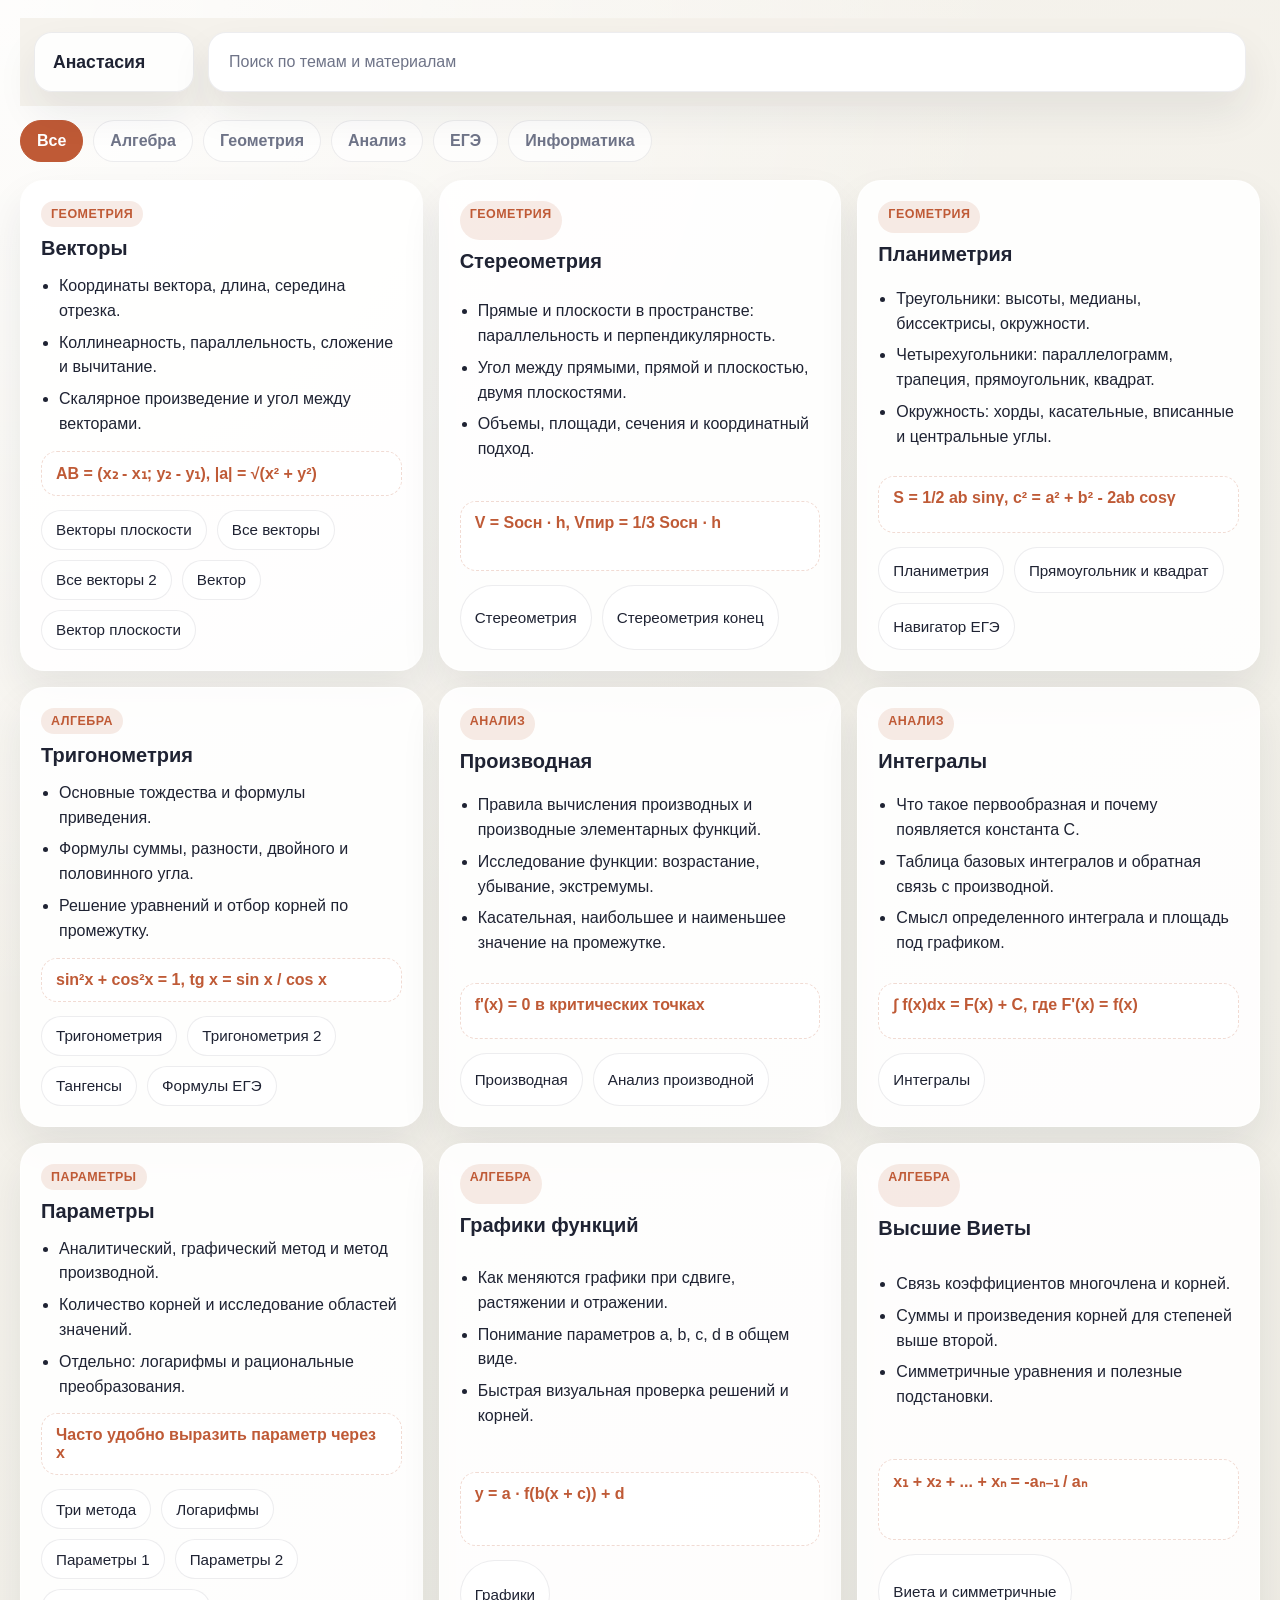
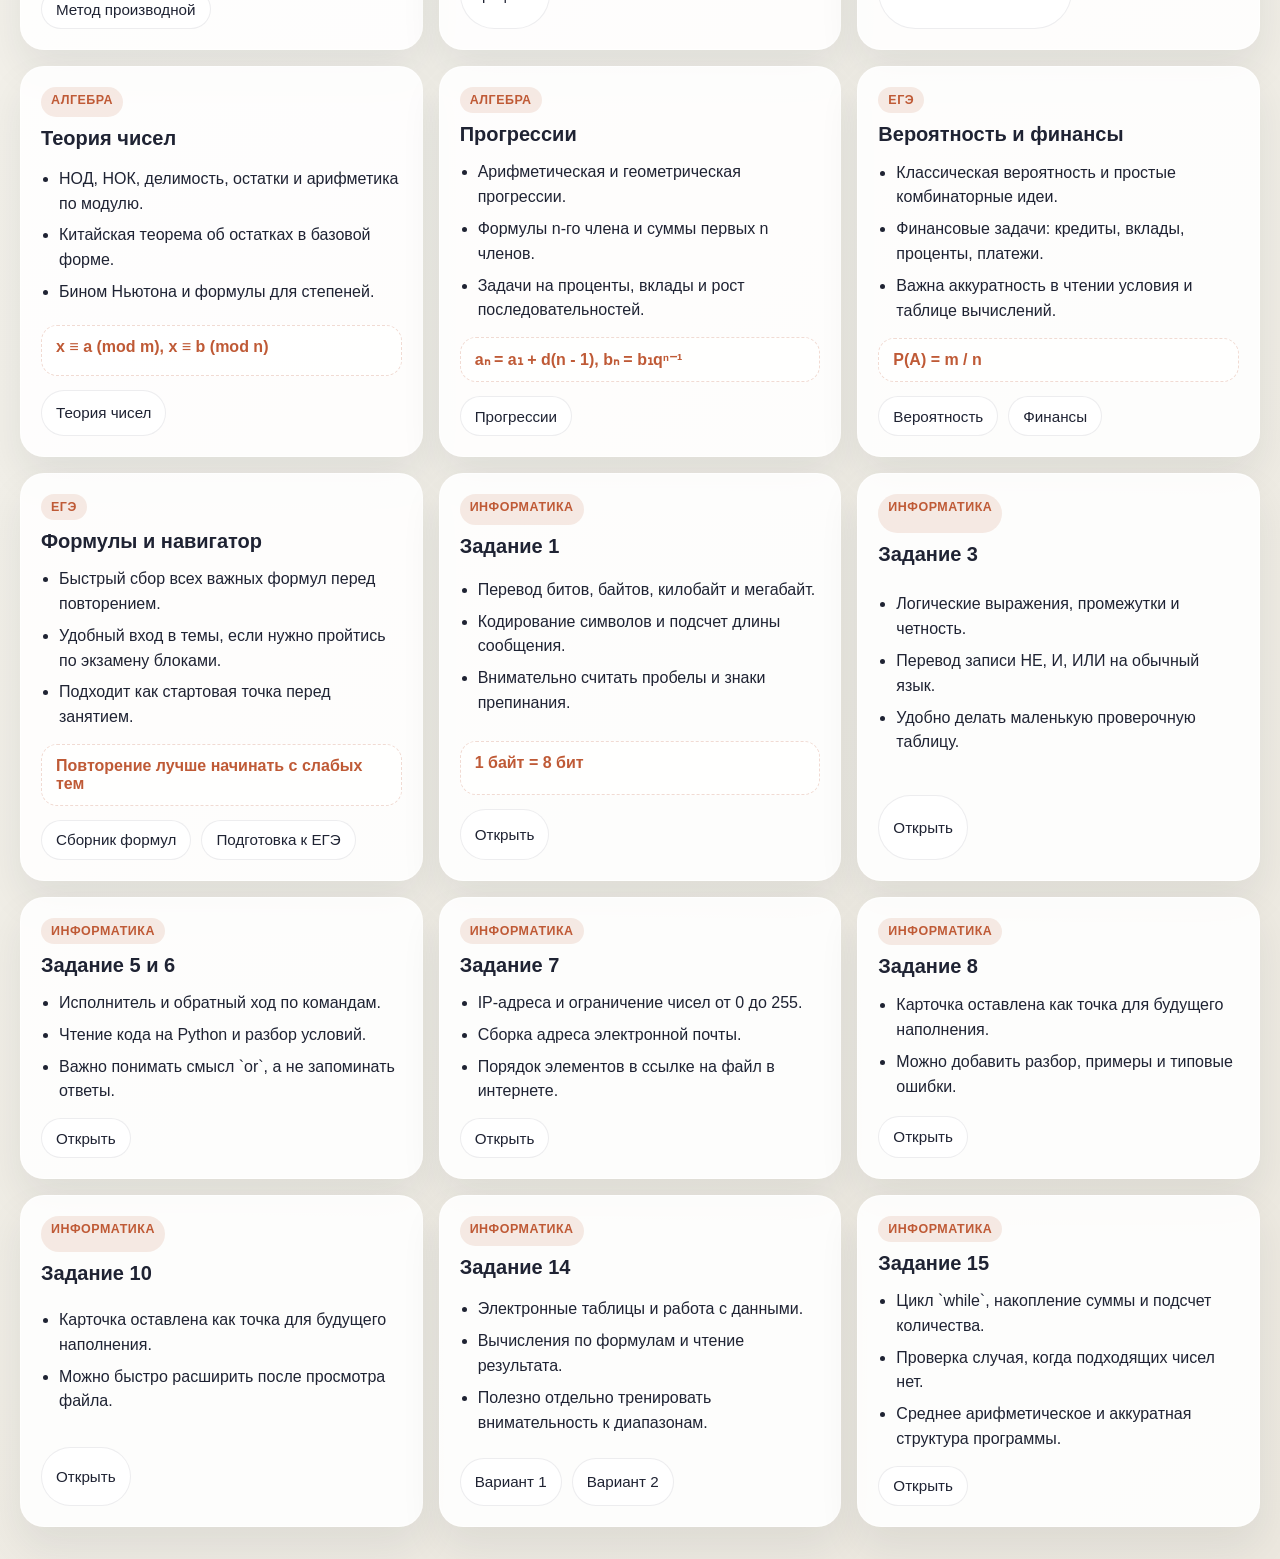
<file: index.html>
<!doctype html>
<html lang="ru">
  <head>
    <meta charset="utf-8">
    <meta name="viewport" content="width=device-width, initial-scale=1">
    <title>Анастасия • Повторение</title>
    <link rel="stylesheet" href="styles.css">
  </head>
  <body>
    <div class="page">
      <header class="topbar">
        <div class="brand">Анастасия</div>
        <label class="search">
          <input id="searchInput" type="search" placeholder="Поиск по темам и материалам">
        </label>
      </header>

      <nav class="filters" aria-label="Фильтры">
        <button class="chip active" data-filter="all" type="button">Все</button>
        <button class="chip" data-filter="algebra" type="button">Алгебра</button>
        <button class="chip" data-filter="geometry" type="button">Геометрия</button>
        <button class="chip" data-filter="analysis" type="button">Анализ</button>
        <button class="chip" data-filter="ege" type="button">ЕГЭ</button>
        <button class="chip" data-filter="informatics" type="button">Информатика</button>
      </nav>

      <main>
        <section class="grid" id="lessonGrid">
          <article class="card" data-category="geometry ege" data-search="векторы плоскости коллинеарность координаты длина скалярное произведение угол">
            <div class="card-head">
              <span class="badge">Геометрия</span>
              <h2>Векторы</h2>
            </div>
            <ul class="points">
              <li>Координаты вектора, длина, середина отрезка.</li>
              <li>Коллинеарность, параллельность, сложение и вычитание.</li>
              <li>Скалярное произведение и угол между векторами.</li>
            </ul>
            <div class="formula">AB = (x₂ - x₁; y₂ - y₁), |a| = √(x² + y²)</div>
            <div class="files">
              <a href="вектора плоскости.pdf">Векторы плоскости</a>
              <a href="ВСЁ ВЕКТОРЫ.pdf">Все векторы</a>
              <a href="ВСЁ ВЕКТОРЫ копия.pdf">Все векторы 2</a>
              <a href="настя вектор.pdf">Вектор</a>
              <a href="настя вектор плоскости.pdf">Вектор плоскости</a>
            </div>
          </article>

          <article class="card" data-category="geometry ege" data-search="стереометрия призма пирамида угол расстояние сечение объем площадь">
            <div class="card-head">
              <span class="badge">Геометрия</span>
              <h2>Стереометрия</h2>
            </div>
            <ul class="points">
              <li>Прямые и плоскости в пространстве: параллельность и перпендикулярность.</li>
              <li>Угол между прямыми, прямой и плоскостью, двумя плоскостями.</li>
              <li>Объемы, площади, сечения и координатный подход.</li>
            </ul>
            <div class="formula">V = Sосн · h, Vпир = 1/3 Sосн · h</div>
            <div class="files">
              <a href="НАСТЯ СТЕРЕОМЕТРИЯ.pdf">Стереометрия</a>
              <a href="Стереометрия конец.pdf">Стереометрия конец</a>
            </div>
          </article>

          <article class="card" data-category="geometry ege" data-search="планиметрия треугольник окружность четырехугольник площадь теорема синусов косинусов">
            <div class="card-head">
              <span class="badge">Геометрия</span>
              <h2>Планиметрия</h2>
            </div>
            <ul class="points">
              <li>Треугольники: высоты, медианы, биссектрисы, окружности.</li>
              <li>Четырехугольники: параллелограмм, трапеция, прямоугольник, квадрат.</li>
              <li>Окружность: хорды, касательные, вписанные и центральные углы.</li>
            </ul>
            <div class="formula">S = 1/2 ab sinγ, c² = a² + b² - 2ab cosγ</div>
            <div class="files">
              <a href="хайп планиметрия.pdf">Планиметрия</a>
              <a href="Пряумоугольник_плохо_квадрат_хорошо.pdf">Прямоугольник и квадрат</a>
              <a href="Подготовка к ЕГЭ по математике.html">Навигатор ЕГЭ</a>
            </div>
          </article>

          <article class="card" data-category="algebra ege" data-search="тригонометрия синус косинус тангенс формулы приведения двойного угла уравнения">
            <div class="card-head">
              <span class="badge">Алгебра</span>
              <h2>Тригонометрия</h2>
            </div>
            <ul class="points">
              <li>Основные тождества и формулы приведения.</li>
              <li>Формулы суммы, разности, двойного и половинного угла.</li>
              <li>Решение уравнений и отбор корней по промежутку.</li>
            </ul>
            <div class="formula">sin²x + cos²x = 1, tg x = sin x / cos x</div>
            <div class="files">
              <a href="ТРИГОНОМЕТРИЯ копия.jpg">Тригонометрия</a>
              <a href="тригонометрия 3 копия.jpg">Тригонометрия 2</a>
              <a href="тангенсы.jpg">Тангенсы</a>
              <a href="сборник формул.html">Формулы ЕГЭ</a>
            </div>
          </article>

          <article class="card" data-category="analysis ege" data-search="производная касательная экстремум монотонность наибольшее наименьшее">
            <div class="card-head">
              <span class="badge">Анализ</span>
              <h2>Производная</h2>
            </div>
            <ul class="points">
              <li>Правила вычисления производных и производные элементарных функций.</li>
              <li>Исследование функции: возрастание, убывание, экстремумы.</li>
              <li>Касательная, наибольшее и наименьшее значение на промежутке.</li>
            </ul>
            <div class="formula">f'(x) = 0 в критических точках</div>
            <div class="files">
              <a href="прроизводная 2 урок.jpg">Производная</a>
              <a href="решение с анализом производной.html">Анализ производной</a>
            </div>
          </article>

          <article class="card" data-category="analysis ege" data-search="интегралы первообразная неопределенный определенный площадь">
            <div class="card-head">
              <span class="badge">Анализ</span>
              <h2>Интегралы</h2>
            </div>
            <ul class="points">
              <li>Что такое первообразная и почему появляется константа C.</li>
              <li>Таблица базовых интегралов и обратная связь с производной.</li>
              <li>Смысл определенного интеграла и площадь под графиком.</li>
            </ul>
            <div class="formula">∫ f(x)dx = F(x) + C, где F'(x) = f(x)</div>
            <div class="files">
              <a href="ИНТЕГРАЛЫ.docx">Интегралы</a>
            </div>
          </article>

          <article class="card" data-category="analysis algebra ege" data-search="параметры метод производной графический аналитический логарифм количество корней">
            <div class="card-head">
              <span class="badge">Параметры</span>
              <h2>Параметры</h2>
            </div>
            <ul class="points">
              <li>Аналитический, графический метод и метод производной.</li>
              <li>Количество корней и исследование областей значений.</li>
              <li>Отдельно: логарифмы и рациональные преобразования.</li>
            </ul>
            <div class="formula">Часто удобно выразить параметр через x</div>
            <div class="files">
              <a href="три метода.html">Три метода</a>
              <a href="параметр логарифма 2 способа.pdf">Логарифмы</a>
              <a href="парамаметры копия.jpg">Параметры 1</a>
              <a href="пармаетры копия.jpg">Параметры 2</a>
              <a href="решение с анализом производной.html">Метод производной</a>
            </div>
          </article>

          <article class="card" data-category="analysis algebra ege" data-search="графики функций сдвиг растяжение отражение преобразование">
            <div class="card-head">
              <span class="badge">Алгебра</span>
              <h2>Графики функций</h2>
            </div>
            <ul class="points">
              <li>Как меняются графики при сдвиге, растяжении и отражении.</li>
              <li>Понимание параметров a, b, c, d в общем виде.</li>
              <li>Быстрая визуальная проверка решений и корней.</li>
            </ul>
            <div class="formula">y = a · f(b(x + c)) + d</div>
            <div class="files">
              <a href="графики.html">Графики</a>
            </div>
          </article>

          <article class="card" data-category="algebra ege" data-search="виет высшие степени симметричные многочлены уравнения">
            <div class="card-head">
              <span class="badge">Алгебра</span>
              <h2>Высшие Виеты</h2>
            </div>
            <ul class="points">
              <li>Связь коэффициентов многочлена и корней.</li>
              <li>Суммы и произведения корней для степеней выше второй.</li>
              <li>Симметричные уравнения и полезные подстановки.</li>
            </ul>
            <div class="formula">x₁ + x₂ + ... + xₙ = -aₙ₋₁ / aₙ</div>
            <div class="files">
              <a href="высшие виеты.html">Виета и симметричные</a>
            </div>
          </article>

          <article class="card" data-category="algebra ege" data-search="нод нок китайская теорема остатки бином ньютон теория чисел">
            <div class="card-head">
              <span class="badge">Алгебра</span>
              <h2>Теория чисел</h2>
            </div>
            <ul class="points">
              <li>НОД, НОК, делимость, остатки и арифметика по модулю.</li>
              <li>Китайская теорема об остатках в базовой форме.</li>
              <li>Бином Ньютона и формулы для степеней.</li>
            </ul>
            <div class="formula">x ≡ a (mod m), x ≡ b (mod n)</div>
            <div class="files">
              <a href="нок нод китай (2).html">Теория чисел</a>
            </div>
          </article>

          <article class="card" data-category="algebra ege" data-search="прогрессии арифметическая геометрическая сумма n членов">
            <div class="card-head">
              <span class="badge">Алгебра</span>
              <h2>Прогрессии</h2>
            </div>
            <ul class="points">
              <li>Арифметическая и геометрическая прогрессии.</li>
              <li>Формулы n-го члена и суммы первых n членов.</li>
              <li>Задачи на проценты, вклады и рост последовательностей.</li>
            </ul>
            <div class="formula">aₙ = a₁ + d(n - 1), bₙ = b₁qⁿ⁻¹</div>
            <div class="files">
              <a href="ПРОГРЕССИИИИИ_ЕГЭ_МАТЕМАТИКА_копия.jpg">Прогрессии</a>
            </div>
          </article>

          <article class="card" data-category="algebra ege" data-search="вероятность финансы проценты кредиты вклады платежи">
            <div class="card-head">
              <span class="badge">ЕГЭ</span>
              <h2>Вероятность и финансы</h2>
            </div>
            <ul class="points">
              <li>Классическая вероятность и простые комбинаторные идеи.</li>
              <li>Финансовые задачи: кредиты, вклады, проценты, платежи.</li>
              <li>Важна аккуратность в чтении условия и таблице вычислений.</li>
            </ul>
            <div class="formula">P(A) = m / n</div>
            <div class="files">
              <a href="ВЕРОЯТНОСТЬ.pdf">Вероятность</a>
              <a href="финансы.jpg">Финансы</a>
            </div>
          </article>

          <article class="card" data-category="ege" data-search="формулы егэ навигатор повторение подбор тем">
            <div class="card-head">
              <span class="badge">ЕГЭ</span>
              <h2>Формулы и навигатор</h2>
            </div>
            <ul class="points">
              <li>Быстрый сбор всех важных формул перед повторением.</li>
              <li>Удобный вход в темы, если нужно пройтись по экзамену блоками.</li>
              <li>Подходит как стартовая точка перед занятием.</li>
            </ul>
            <div class="formula">Повторение лучше начинать с слабых тем</div>
            <div class="files">
              <a href="сборник формул.html">Сборник формул</a>
              <a href="Подготовка к ЕГЭ по математике.html">Подготовка к ЕГЭ</a>
            </div>
          </article>

          <article class="card" data-category="informatics" data-search="информатика огэ задание 1 кодирование информации байты биты символы">
            <div class="card-head">
              <span class="badge">Информатика</span>
              <h2>Задание 1</h2>
            </div>
            <ul class="points">
              <li>Перевод битов, байтов, килобайт и мегабайт.</li>
              <li>Кодирование символов и подсчет длины сообщения.</li>
              <li>Внимательно считать пробелы и знаки препинания.</li>
            </ul>
            <div class="formula">1 байт = 8 бит</div>
            <div class="files">
              <a href="1 Задание ОГЭ ИНФОРМАТИКА.docx">Открыть</a>
            </div>
          </article>

          <article class="card" data-category="informatics" data-search="информатика огэ задание 3 логика выражения x">
            <div class="card-head">
              <span class="badge">Информатика</span>
              <h2>Задание 3</h2>
            </div>
            <ul class="points">
              <li>Логические выражения, промежутки и четность.</li>
              <li>Перевод записи НЕ, И, ИЛИ на обычный язык.</li>
              <li>Удобно делать маленькую проверочную таблицу.</li>
            </ul>
            <div class="files">
              <a href="3 ЗАДАНИЕ ОГЭ ПО ИНФОРМАТИКЕ.docx">Открыть</a>
            </div>
          </article>

          <article class="card" data-category="informatics" data-search="информатика огэ задание 5 задание 6 исполнитель python if or">
            <div class="card-head">
              <span class="badge">Информатика</span>
              <h2>Задание 5 и 6</h2>
            </div>
            <ul class="points">
              <li>Исполнитель и обратный ход по командам.</li>
              <li>Чтение кода на Python и разбор условий.</li>
              <li>Важно понимать смысл `or`, а не запоминать ответы.</li>
            </ul>
            <div class="files">
              <a href="5 ЗАДАНИЕ ОГЭ ИНФОРМАТИКА.docx">Открыть</a>
            </div>
          </article>

          <article class="card" data-category="informatics" data-search="информатика огэ задание 7 ip адрес почта ссылка интернет">
            <div class="card-head">
              <span class="badge">Информатика</span>
              <h2>Задание 7</h2>
            </div>
            <ul class="points">
              <li>IP-адреса и ограничение чисел от 0 до 255.</li>
              <li>Сборка адреса электронной почты.</li>
              <li>Порядок элементов в ссылке на файл в интернете.</li>
            </ul>
            <div class="files">
              <a href="Задание 7 ОГЭ ПО ИНформатике.docx">Открыть</a>
            </div>
          </article>

          <article class="card" data-category="informatics" data-search="информатика огэ задание 8">
            <div class="card-head">
              <span class="badge">Информатика</span>
              <h2>Задание 8</h2>
            </div>
            <ul class="points">
              <li>Карточка оставлена как точка для будущего наполнения.</li>
              <li>Можно добавить разбор, примеры и типовые ошибки.</li>
            </ul>
            <div class="files">
              <a href="8 ЗАДАНИЕ ОГЭ ПО ИНФОРМАТИКЕ.docx">Открыть</a>
            </div>
          </article>

          <article class="card" data-category="informatics" data-search="информатика огэ задание 10">
            <div class="card-head">
              <span class="badge">Информатика</span>
              <h2>Задание 10</h2>
            </div>
            <ul class="points">
              <li>Карточка оставлена как точка для будущего наполнения.</li>
              <li>Можно быстро расширить после просмотра файла.</li>
            </ul>
            <div class="files">
              <a href="10 ЗАДАНИЕ ОГЭ ИНФОРМАТИКА.docx">Открыть</a>
            </div>
          </article>

          <article class="card" data-category="informatics" data-search="информатика огэ задание 14 excel электронные таблицы">
            <div class="card-head">
              <span class="badge">Информатика</span>
              <h2>Задание 14</h2>
            </div>
            <ul class="points">
              <li>Электронные таблицы и работа с данными.</li>
              <li>Вычисления по формулам и чтение результата.</li>
              <li>Полезно отдельно тренировать внимательность к диапазонам.</li>
            </ul>
            <div class="files">
              <a href="task 14 (6).xls">Вариант 1</a>
              <a href="task 14 (8).xls">Вариант 2</a>
            </div>
          </article>

          <article class="card" data-category="informatics" data-search="информатика огэ задание 15 python while среднее арифметическое">
            <div class="card-head">
              <span class="badge">Информатика</span>
              <h2>Задание 15</h2>
            </div>
            <ul class="points">
              <li>Цикл `while`, накопление суммы и подсчет количества.</li>
              <li>Проверка случая, когда подходящих чисел нет.</li>
              <li>Среднее арифметическое и аккуратная структура программы.</li>
            </ul>
            <div class="files">
              <a href="15 огэ информатика.docx">Открыть</a>
            </div>
          </article>
        </section>

        <div class="empty hidden" id="emptyState">Ничего не найдено</div>
      </main>
    </div>

    <script>
      const searchInput = document.getElementById("searchInput");
      const chips = [...document.querySelectorAll(".chip")];
      const cards = [...document.querySelectorAll(".card")];
      const emptyState = document.getElementById("emptyState");
      let activeFilter = "all";

      function applyFilters() {
        const query = searchInput.value.trim().toLowerCase();
        let visibleCount = 0;

        cards.forEach((card) => {
          const category = card.dataset.category || "";
          const haystack = `${card.innerText} ${card.dataset.search || ""}`.toLowerCase();
          const categoryMatch = activeFilter === "all" || category.includes(activeFilter);
          const queryMatch = !query || haystack.includes(query);
          const visible = categoryMatch && queryMatch;
          card.classList.toggle("hidden", !visible);
          if (visible) visibleCount += 1;
        });

        emptyState.classList.toggle("hidden", visibleCount !== 0);
      }

      chips.forEach((chip) => {
        chip.addEventListener("click", () => {
          chips.forEach((item) => item.classList.remove("active"));
          chip.classList.add("active");
          activeFilter = chip.dataset.filter;
          applyFilters();
        });
      });

      searchInput.addEventListener("input", applyFilters);
      applyFilters();
    </script>
  </body>
</html>
</file>
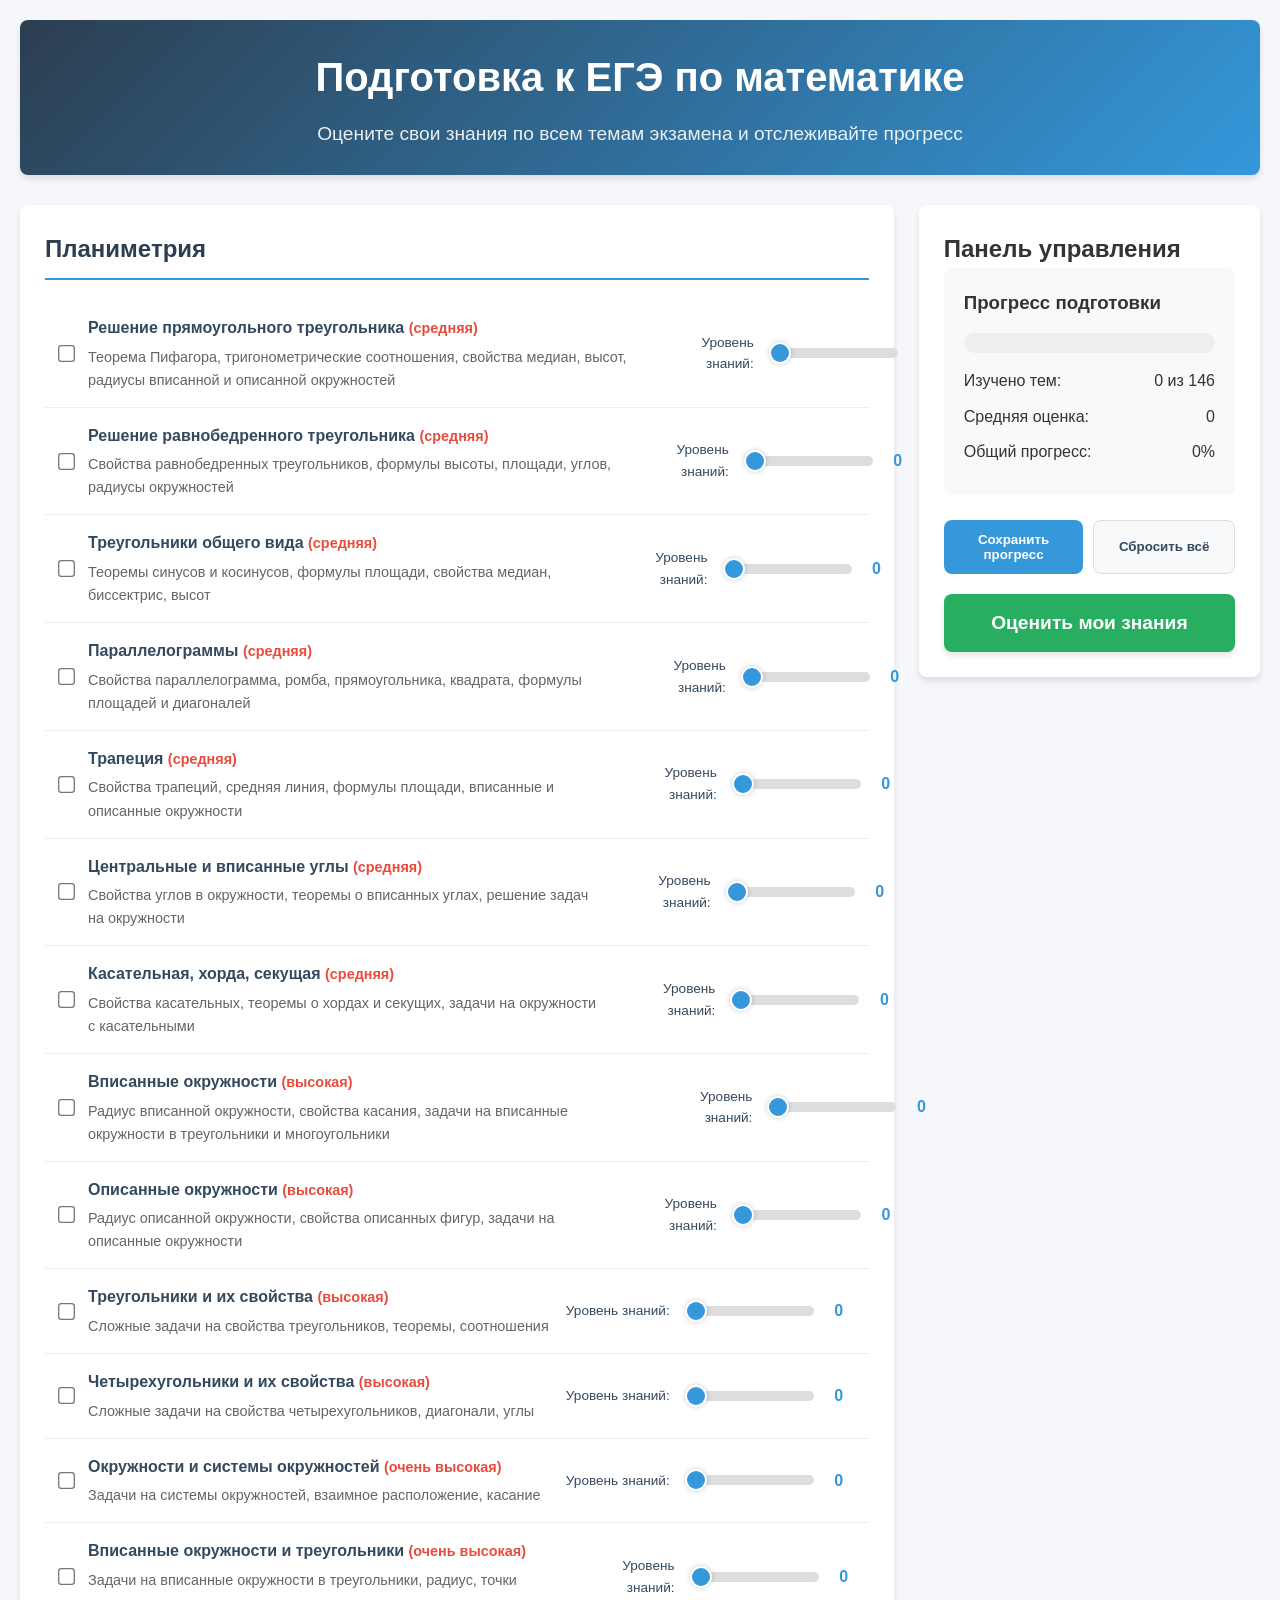
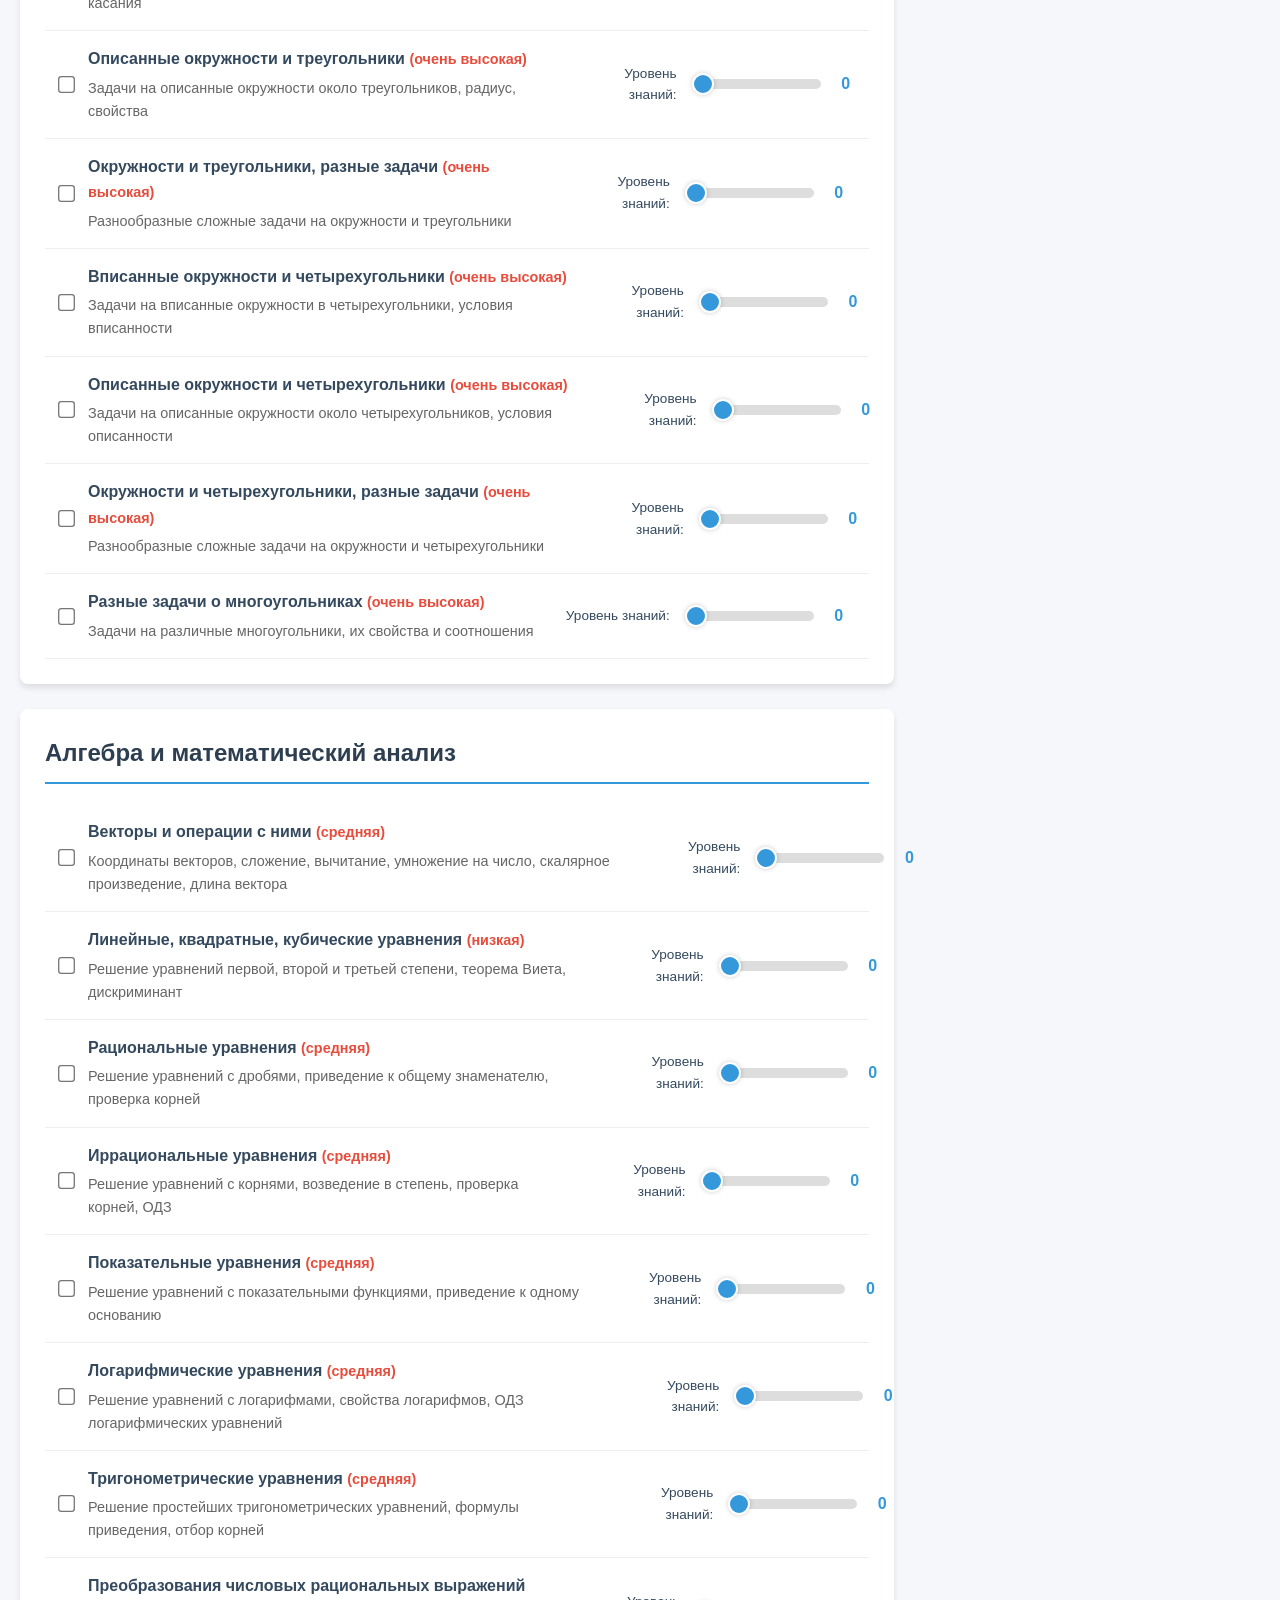
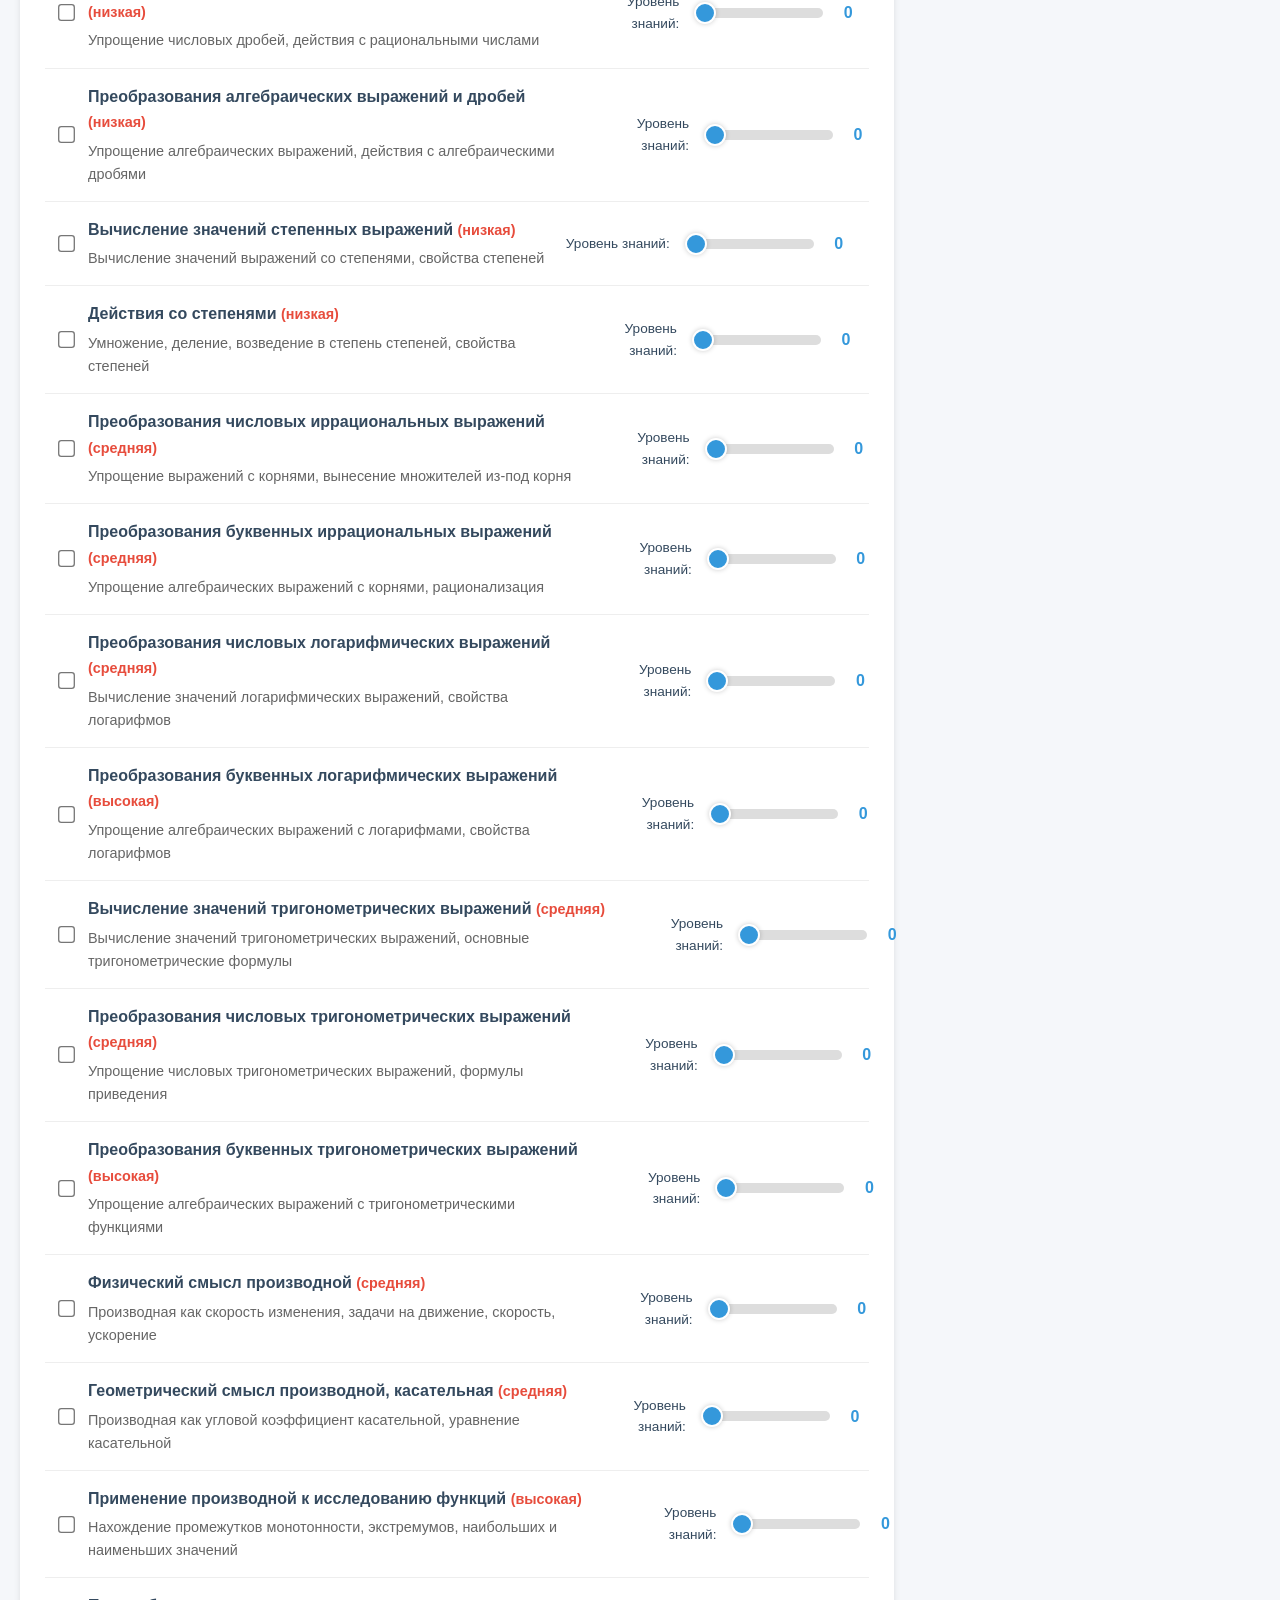
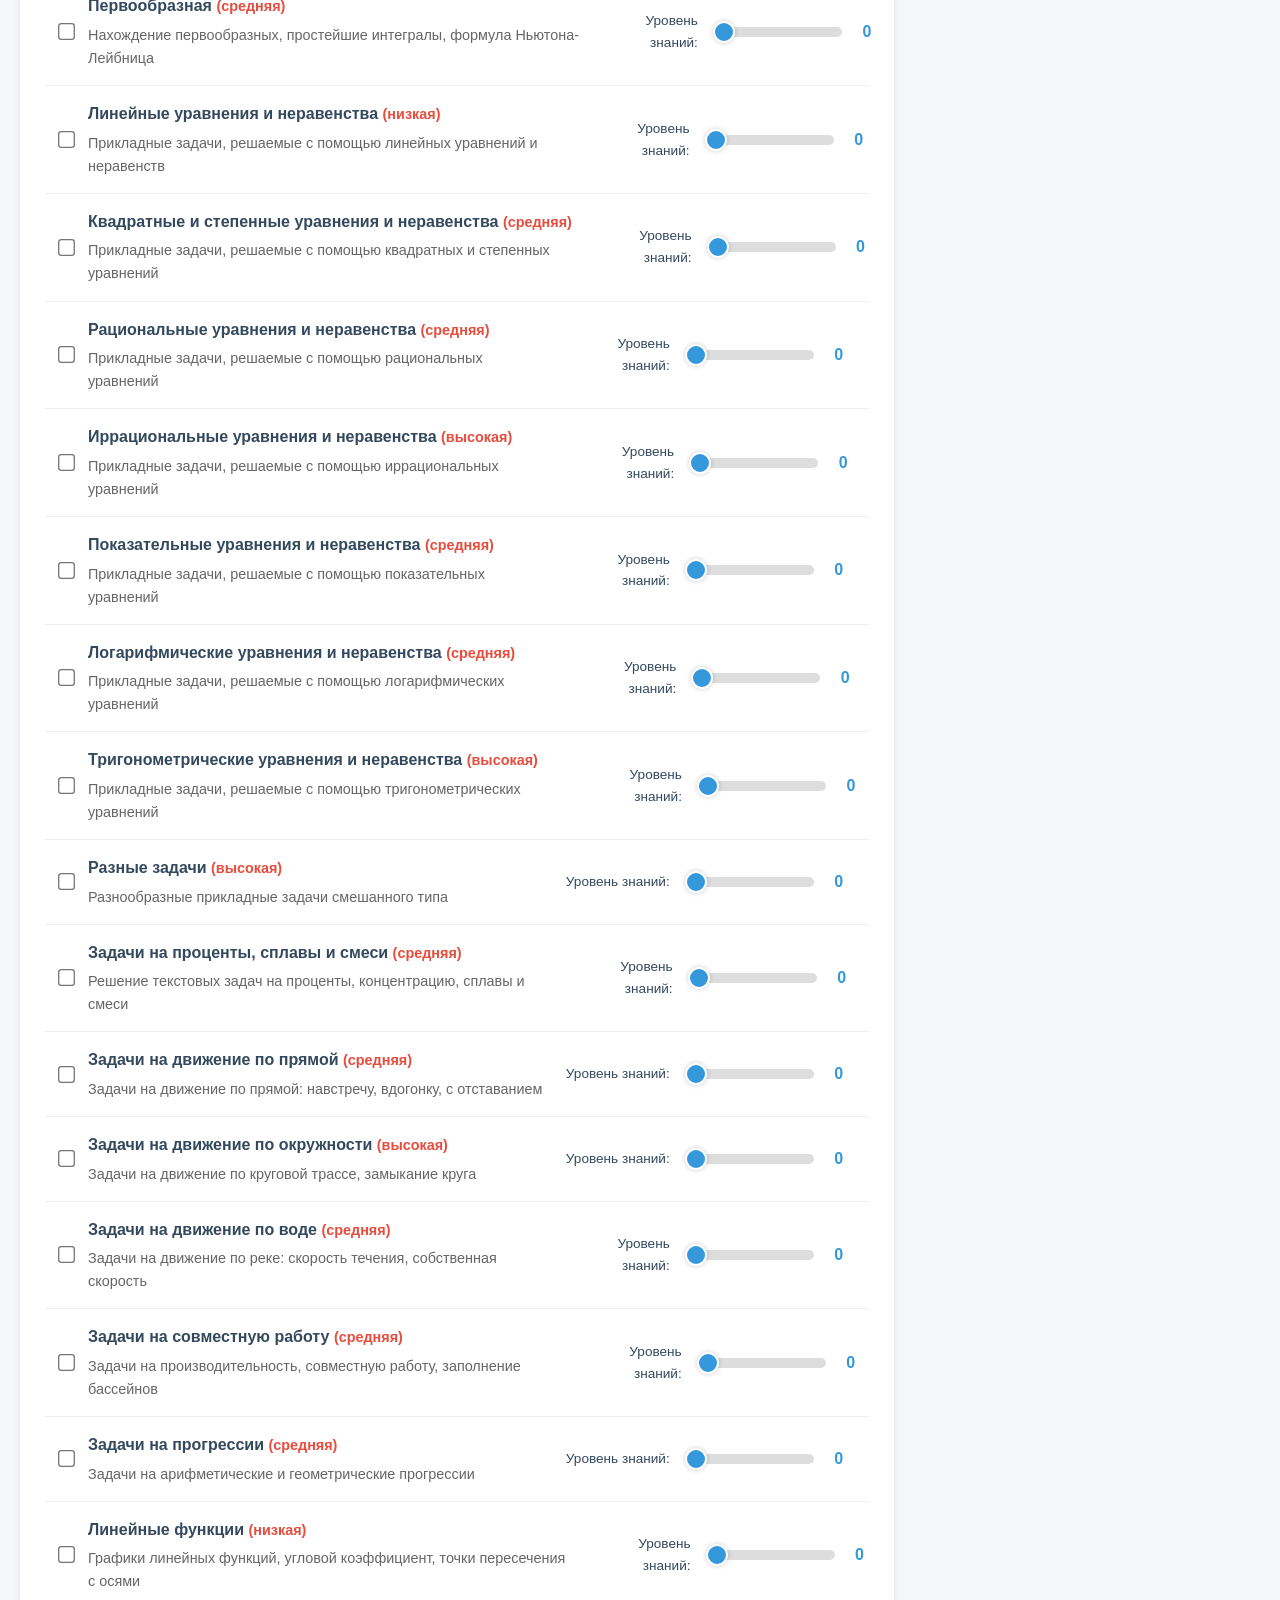
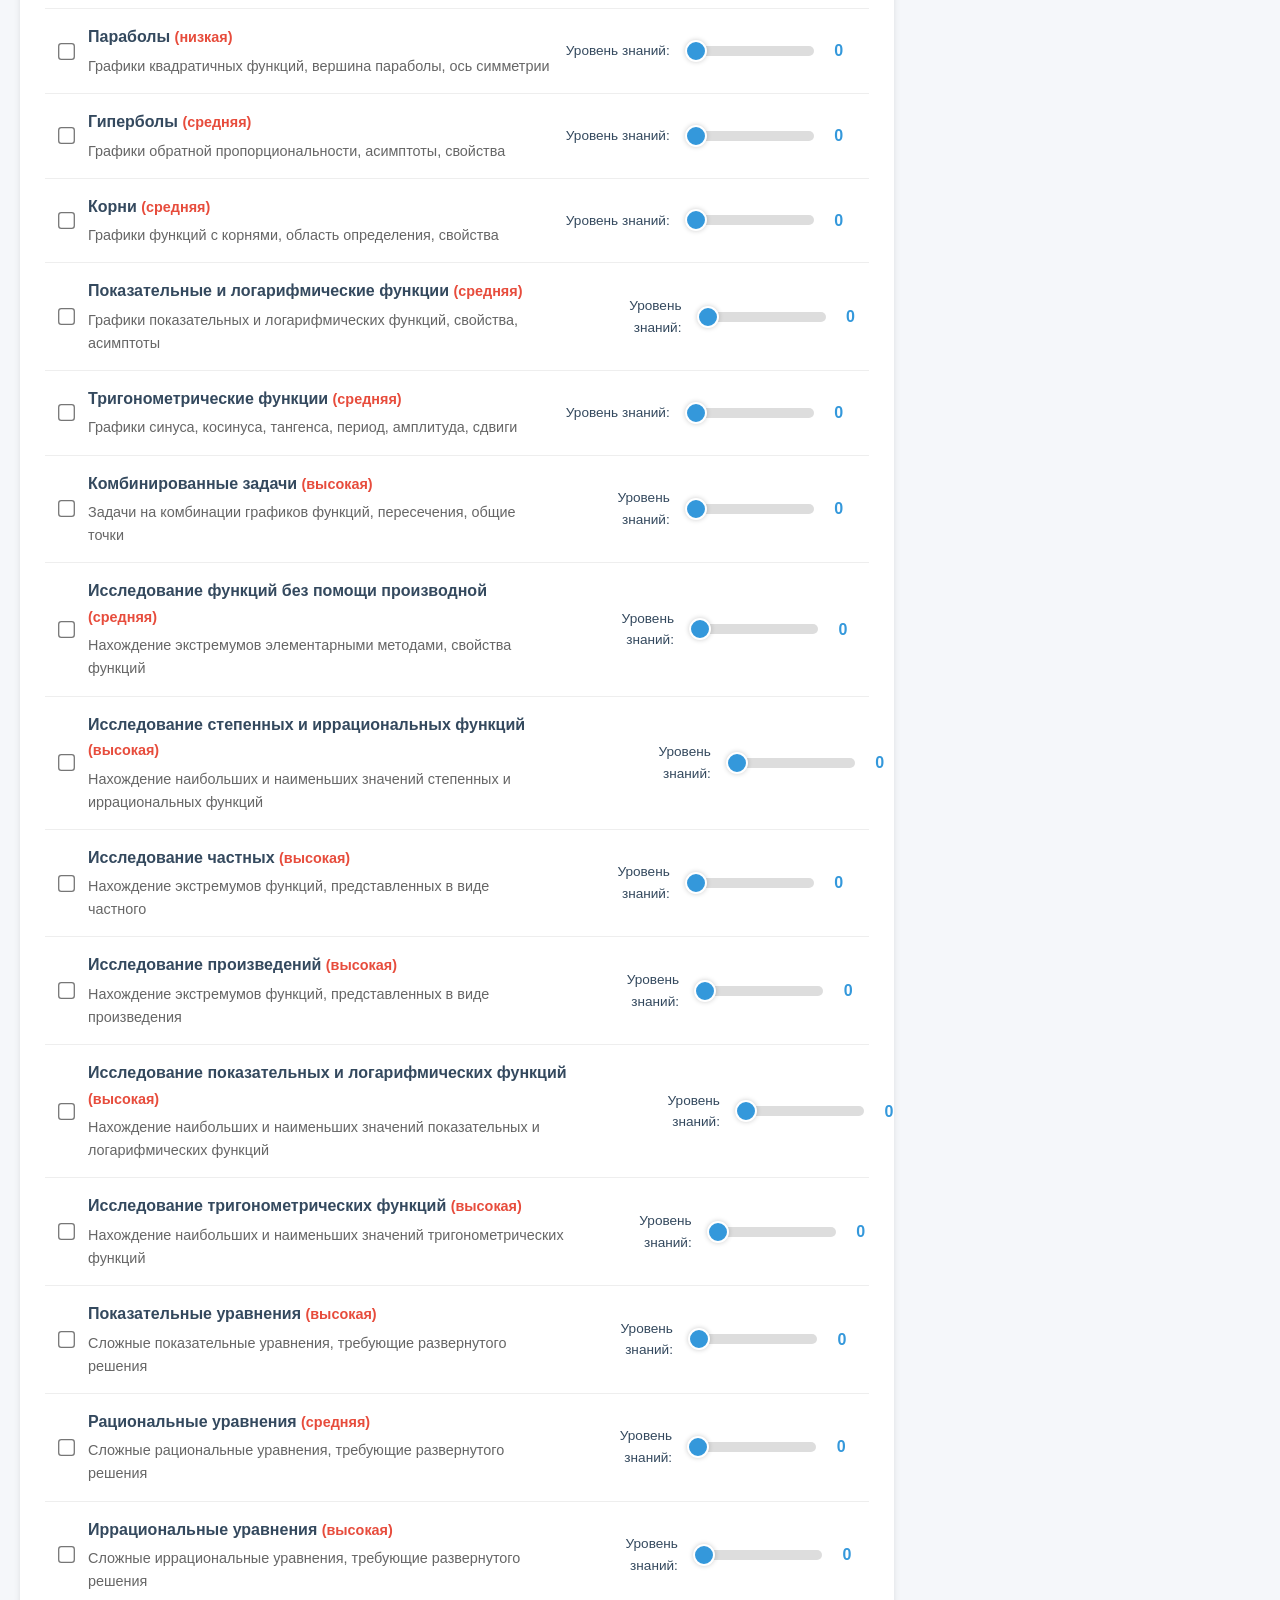
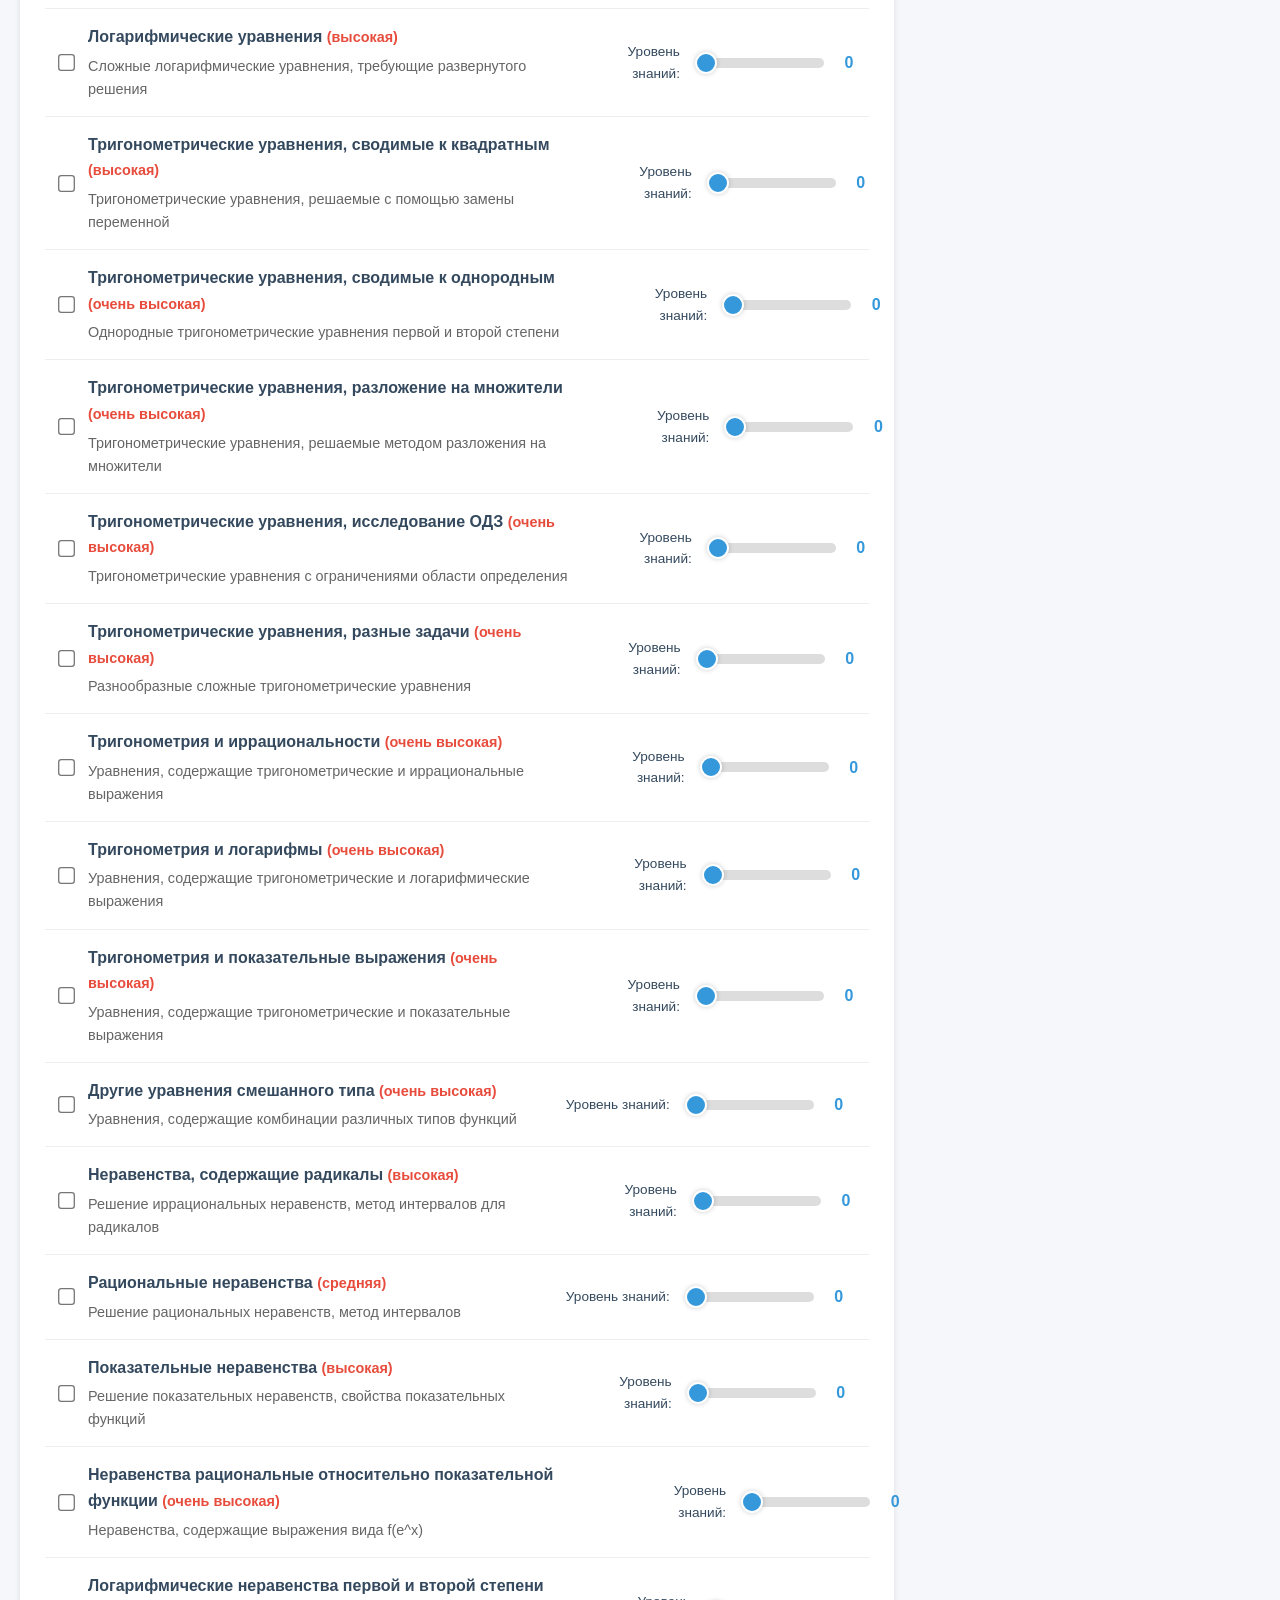
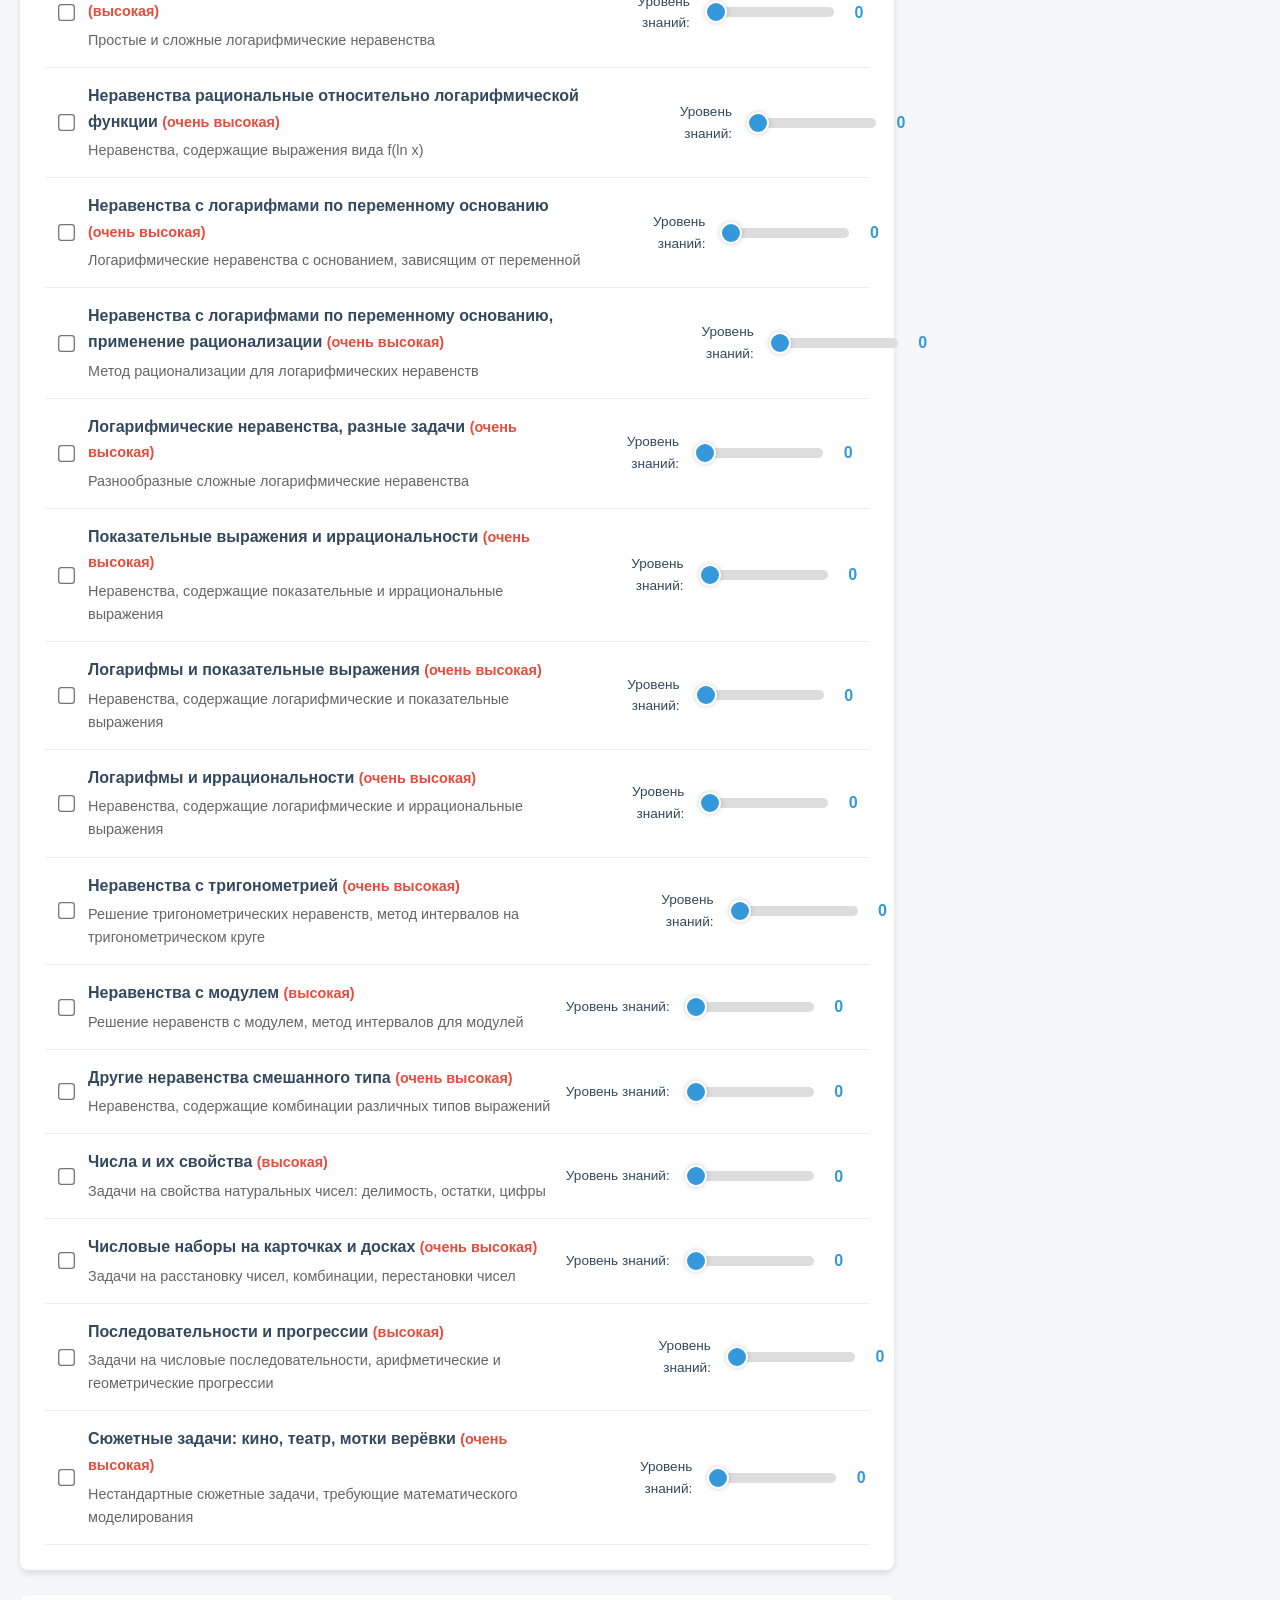
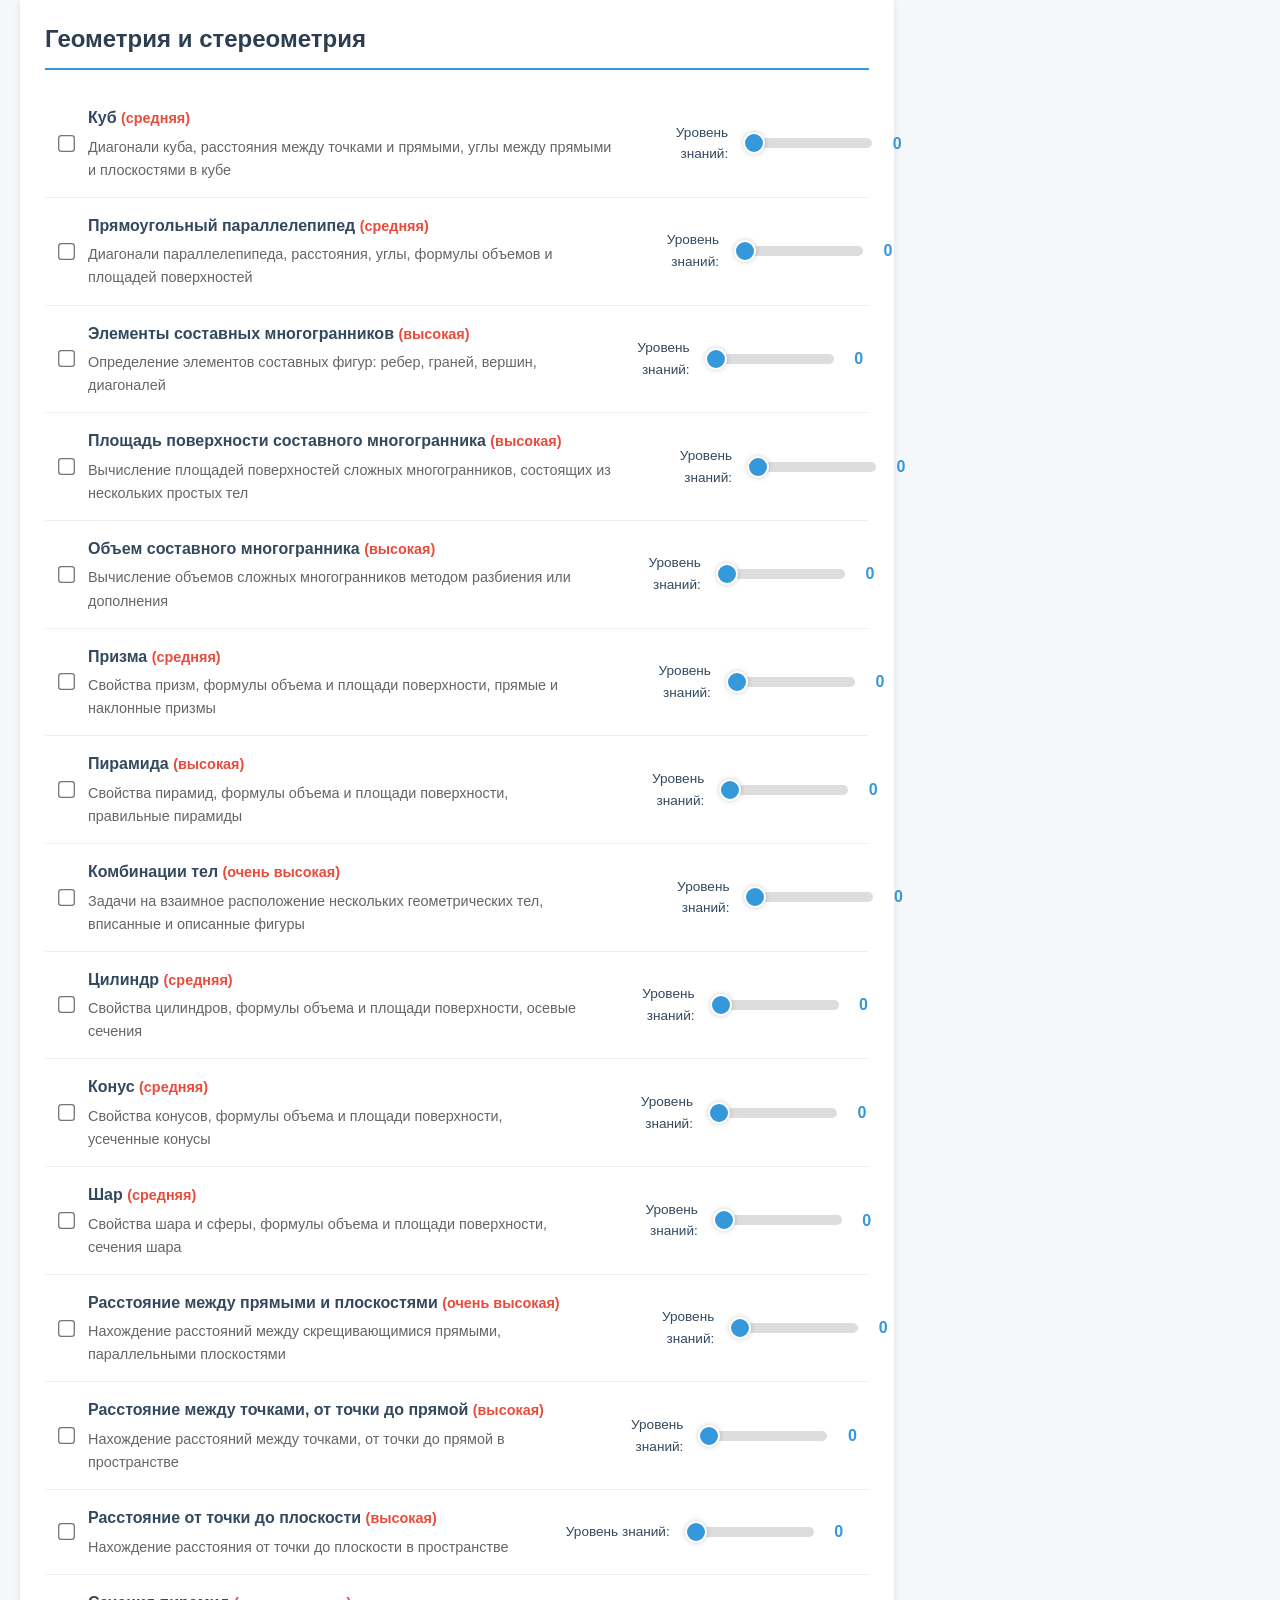
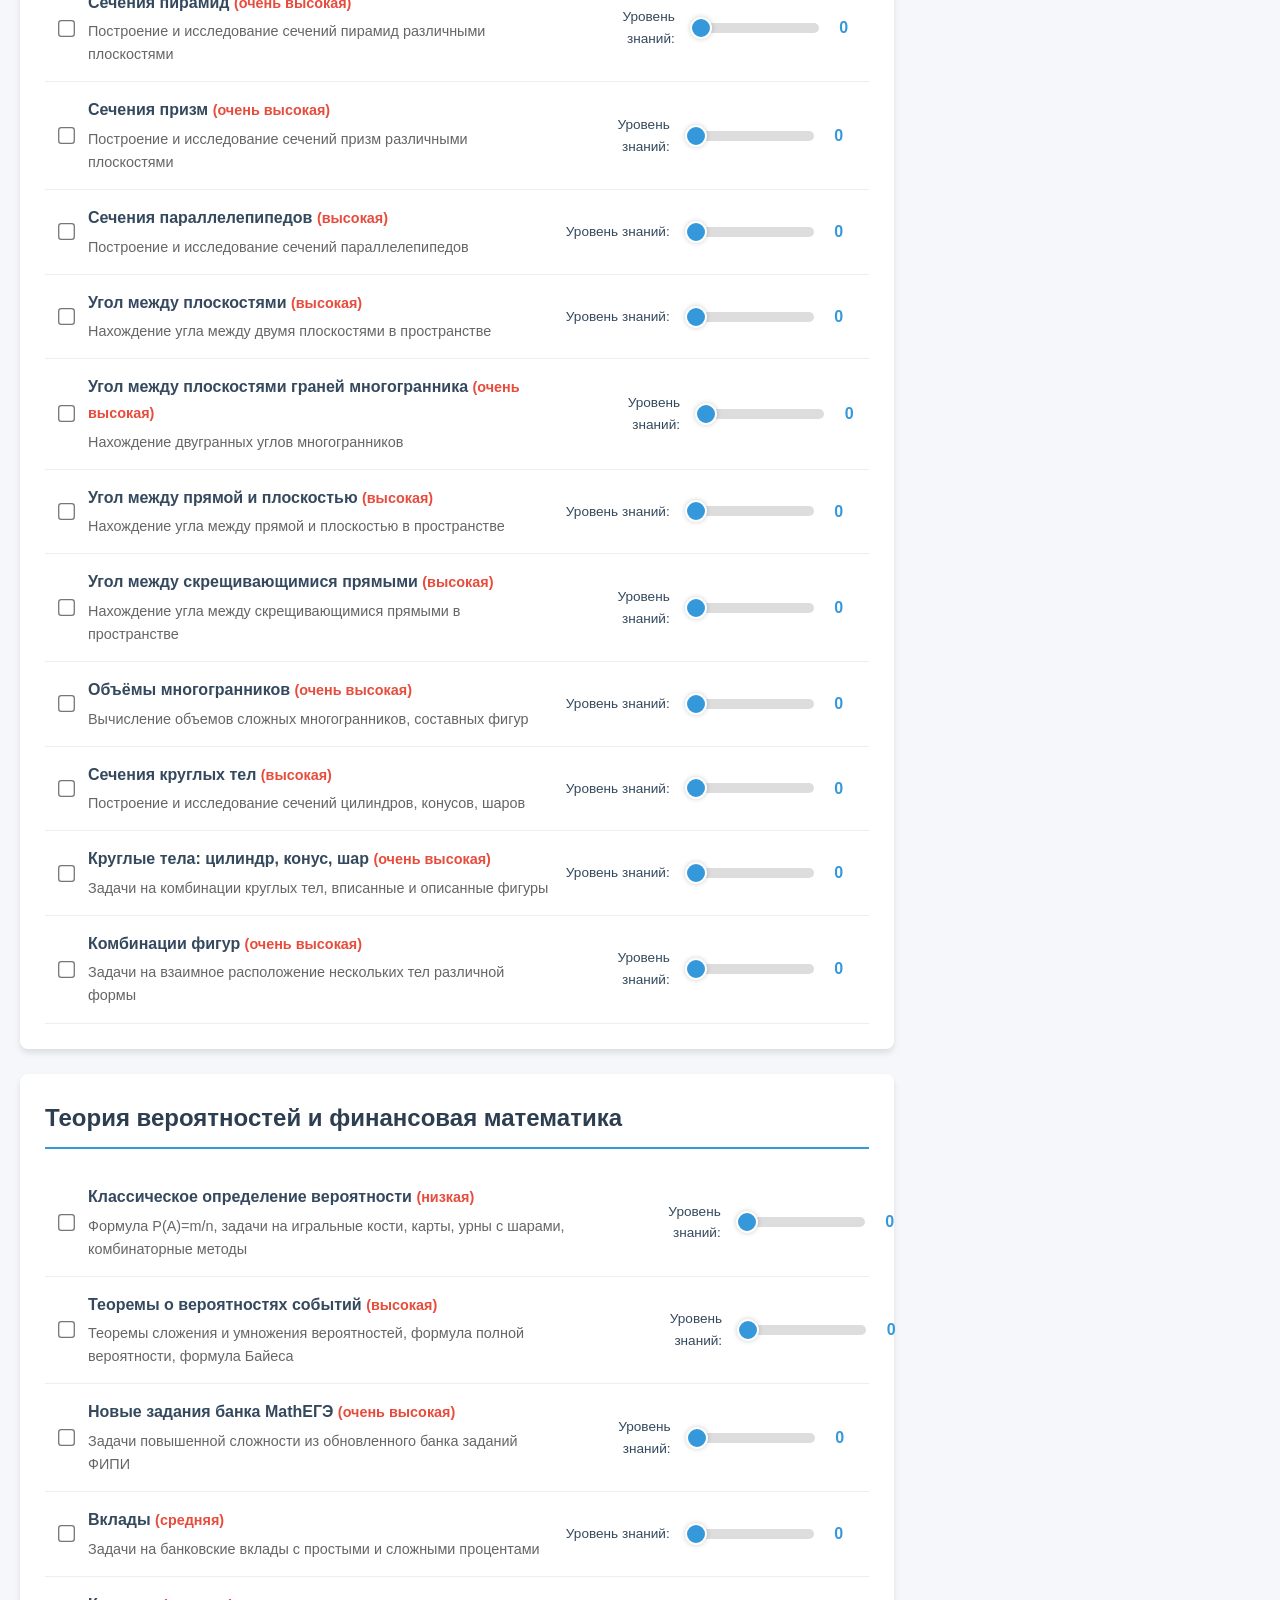
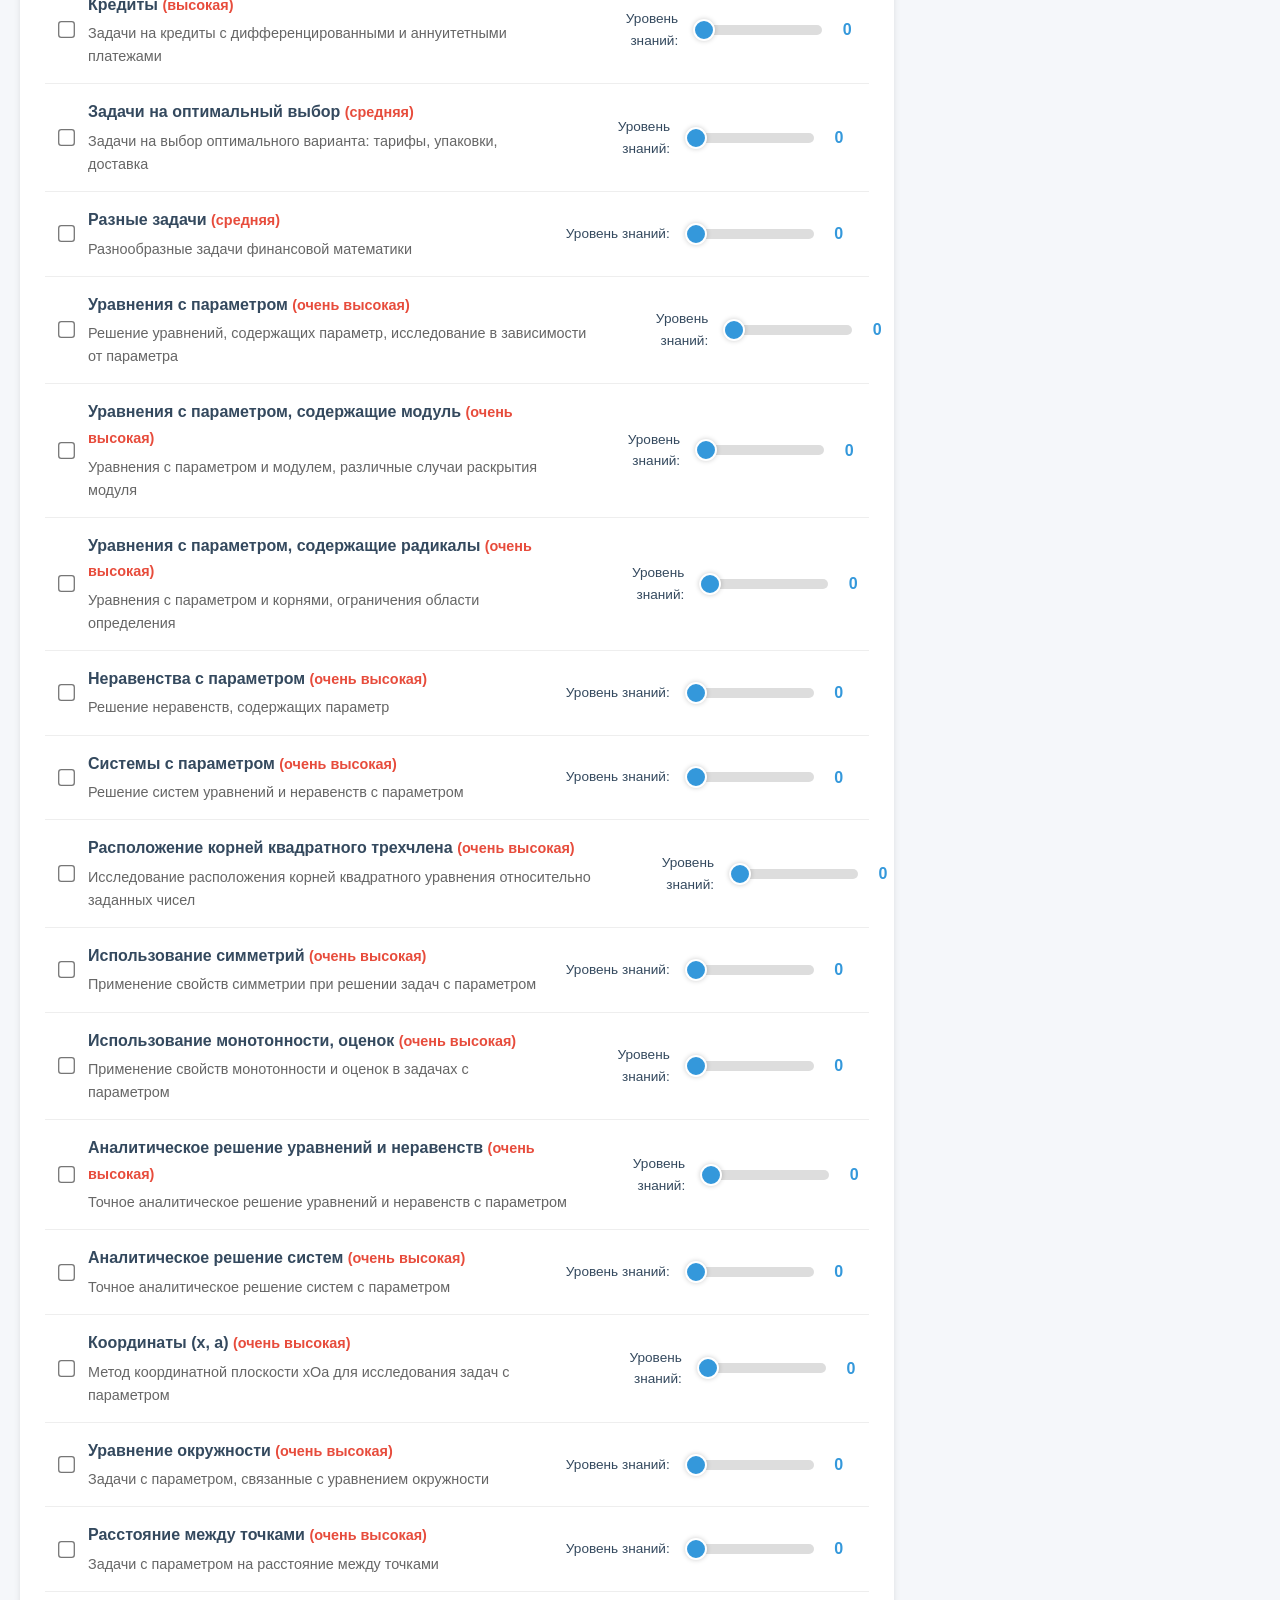
<file: Подготовка к ЕГЭ по математике.html>
<!DOCTYPE html>
<!-- saved from url=(0197)file:///C:/Users/smidr/Downloads/%D0%9E%D0%A6%D0%95%D0%9D%D0%9A%D0%90%20%D0%97%D0%9D%D0%90%D0%9D%D0%98%D0%99%20%D0%95%D0%93%D0%AD%20%D0%9C%D0%90%D0%A2%D0%95%D0%9C%D0%90%D0%A2%D0%98%D0%9A%D0%90.html -->
<html lang="ru"><head><meta http-equiv="Content-Type" content="text/html; charset=UTF-8">
    
    <meta name="viewport" content="width=device-width, initial-scale=1.0">
    <title>Подготовка к ЕГЭ по математике</title>
    <style>
        :root {
            --primary-color: #3498db;
            --secondary-color: #2c3e50;
            --accent-color: #e74c3c;
            --light-color: #ecf0f1;
            --dark-color: #34495e;
            --success-color: #27ae60;
            --border-radius: 8px;
            --box-shadow: 0 4px 6px rgba(0, 0, 0, 0.1);
        }

        * {
            margin: 0;
            padding: 0;
            box-sizing: border-box;
            font-family: 'Segoe UI', Tahoma, Geneva, Verdana, sans-serif;
        }

        body {
            background-color: #f5f7fa;
            color: #333;
            line-height: 1.6;
            padding: 20px;
            max-width: 1400px;
            margin: 0 auto;
        }

        header {
            text-align: center;
            padding: 25px;
            background: linear-gradient(135deg, var(--secondary-color), var(--primary-color));
            color: white;
            border-radius: var(--border-radius);
            margin-bottom: 30px;
            box-shadow: var(--box-shadow);
        }

        h1 {
            font-size: 2.5rem;
            margin-bottom: 10px;
        }

        .subtitle {
            font-size: 1.2rem;
            opacity: 0.9;
        }

        .container {
            display: flex;
            flex-wrap: wrap;
            gap: 25px;
        }

        .themes-container {
            flex: 3;
            min-width: 300px;
        }

        .control-panel {
            flex: 1;
            min-width: 300px;
            background-color: white;
            padding: 25px;
            border-radius: var(--border-radius);
            box-shadow: var(--box-shadow);
            position: sticky;
            top: 20px;
            height: fit-content;
        }

        .section {
            background-color: white;
            border-radius: var(--border-radius);
            padding: 25px;
            margin-bottom: 25px;
            box-shadow: var(--box-shadow);
        }

        .section-title {
            color: var(--secondary-color);
            border-bottom: 2px solid var(--primary-color);
            padding-bottom: 10px;
            margin-bottom: 20px;
            font-size: 1.5rem;
        }

        .theme-item {
            display: flex;
            align-items: center;
            padding: 15px;
            border-bottom: 1px solid #eee;
            transition: background-color 0.3s;
        }

        .theme-item:hover {
            background-color: #f9f9f9;
        }

        .theme-checkbox {
            margin-right: 15px;
            transform: scale(1.3);
            cursor: pointer;
        }

        .theme-text {
            flex-grow: 1;
        }

        .theme-title {
            font-weight: 600;
            margin-bottom: 5px;
            color: var(--dark-color);
        }

        .theme-description {
            font-size: 0.9rem;
            color: #666;
        }

        .slider-container {
            display: flex;
            align-items: center;
            margin-left: 15px;
            min-width: 200px;
        }

        .slider-label {
            font-size: 0.85rem;
            color: var(--dark-color);
            min-width: 100px;
            text-align: right;
            margin-right: 15px;
        }

        .slider {
            flex-grow: 1;
            height: 10px;
            -webkit-appearance: none;
            appearance: none;
            background: #ddd;
            border-radius: 5px;
            outline: none;
        }

        .slider::-webkit-slider-thumb {
            -webkit-appearance: none;
            appearance: none;
            width: 22px;
            height: 22px;
            border-radius: 50%;
            background: var(--primary-color);
            cursor: pointer;
            border: 2px solid white;
            box-shadow: 0 0 5px rgba(0, 0, 0, 0.2);
        }

        .slider-value {
            min-width: 30px;
            text-align: center;
            font-weight: bold;
            color: var(--primary-color);
            margin-left: 10px;
        }

        .slider-labels {
            display: flex;
            justify-content: space-between;
            margin-top: 5px;
            font-size: 0.8rem;
            color: #777;
        }

        .progress-summary {
            background-color: #f8f9fa;
            border-radius: var(--border-radius);
            padding: 20px;
            margin-bottom: 25px;
        }

        .progress-item {
            display: flex;
            justify-content: space-between;
            margin-bottom: 10px;
        }

        .progress-bar-container {
            height: 20px;
            background-color: #eee;
            border-radius: 10px;
            margin: 15px 0;
            overflow: hidden;
        }

        .progress-bar {
            height: 100%;
            background: linear-gradient(90deg, var(--primary-color), var(--success-color));
            border-radius: 10px;
            width: 0%;
            transition: width 1s ease;
        }

        .result-btn {
            display: block;
            width: 100%;
            padding: 18px;
            background-color: var(--success-color);
            color: white;
            border: none;
            border-radius: var(--border-radius);
            font-size: 1.2rem;
            font-weight: bold;
            cursor: pointer;
            transition: background-color 0.3s;
            margin-top: 20px;
            box-shadow: var(--box-shadow);
        }

        .result-btn:hover {
            background-color: #219653;
        }

        .result-container {
            margin-top: 30px;
            padding: 20px;
            background-color: #f0f8ff;
            border-radius: var(--border-radius);
            display: none;
        }

        .result-container.show {
            display: block;
            animation: fadeIn 0.5s ease;
        }

        .result-title {
            color: var(--secondary-color);
            margin-bottom: 15px;
            font-size: 1.3rem;
        }

        .stats-grid {
            display: grid;
            grid-template-columns: repeat(auto-fit, minmax(200px, 1fr));
            gap: 15px;
            margin-bottom: 20px;
        }

        .stat-box {
            background-color: white;
            padding: 15px;
            border-radius: var(--border-radius);
            text-align: center;
            box-shadow: 0 2px 4px rgba(0, 0, 0, 0.05);
        }

        .stat-value {
            font-size: 2rem;
            font-weight: bold;
            color: var(--primary-color);
        }

        .stat-label {
            font-size: 0.9rem;
            color: #666;
            margin-top: 5px;
        }

        .save-message {
            background-color: #d4edda;
            color: #155724;
            padding: 10px;
            border-radius: var(--border-radius);
            margin-top: 20px;
            text-align: center;
            display: none;
        }

        .save-message.show {
            display: block;
            animation: fadeIn 0.5s ease;
        }

        .control-buttons {
            display: flex;
            gap: 10px;
            margin-top: 15px;
        }

        .control-btn {
            flex: 1;
            padding: 12px;
            border: none;
            border-radius: var(--border-radius);
            font-weight: 600;
            cursor: pointer;
            transition: all 0.3s;
        }

        .save-btn {
            background-color: var(--primary-color);
            color: white;
        }

        .save-btn:hover {
            background-color: #2980b9;
        }

        .reset-btn {
            background-color: #f8f9fa;
            color: var(--dark-color);
            border: 1px solid #ddd;
        }

        .reset-btn:hover {
            background-color: #e9ecef;
        }

        footer {
            text-align: center;
            margin-top: 40px;
            padding: 20px;
            color: #777;
            font-size: 0.9rem;
        }

        @keyframes fadeIn {
            from { opacity: 0; }
            to { opacity: 1; }
        }

        @media (max-width: 1100px) {
            .container {
                flex-direction: column;
            }
            
            .control-panel {
                position: static;
            }
        }

        @media (max-width: 768px) {
            .theme-item {
                flex-direction: column;
                align-items: flex-start;
            }
            
            .slider-container {
                margin-left: 0;
                margin-top: 15px;
                width: 100%;
            }
            
            h1 {
                font-size: 2rem;
            }
        }
    </style>
</head>
<body>
    <header>
        <h1>Подготовка к ЕГЭ по математике</h1>
        <p class="subtitle">Оцените свои знания по всем темам экзамена и отслеживайте прогресс</p>
    </header>

    <div class="container">
        <div class="themes-container">
            <!-- Планиметрия -->
            <div class="section">
                <h2 class="section-title">Планиметрия</h2>
                <div id="planimetry-list"><div class="theme-item" id="topic-1">
                <input type="checkbox" class="theme-checkbox" id="check-1">
                <div class="theme-text">
                    <div class="theme-title">Решение прямоугольного треугольника <span style="color: #e74c3c; font-size: 0.9rem;">(средняя)</span></div>
                    <div class="theme-description">Теорема Пифагора, тригонометрические соотношения, свойства медиан, высот, радиусы вписанной и описанной окружностей</div>
                </div>
                <div class="slider-container">
                    <div class="slider-label">Уровень знаний:</div>
                    <input type="range" min="0" max="10" value="0" class="slider" id="slider-1">
                    <div class="slider-value" id="value-1">0</div>
                </div>
            </div><div class="theme-item" id="topic-2">
                <input type="checkbox" class="theme-checkbox" id="check-2">
                <div class="theme-text">
                    <div class="theme-title">Решение равнобедренного треугольника <span style="color: #e74c3c; font-size: 0.9rem;">(средняя)</span></div>
                    <div class="theme-description">Свойства равнобедренных треугольников, формулы высоты, площади, углов, радиусы окружностей</div>
                </div>
                <div class="slider-container">
                    <div class="slider-label">Уровень знаний:</div>
                    <input type="range" min="0" max="10" value="0" class="slider" id="slider-2">
                    <div class="slider-value" id="value-2">0</div>
                </div>
            </div><div class="theme-item" id="topic-3">
                <input type="checkbox" class="theme-checkbox" id="check-3">
                <div class="theme-text">
                    <div class="theme-title">Треугольники общего вида <span style="color: #e74c3c; font-size: 0.9rem;">(средняя)</span></div>
                    <div class="theme-description">Теоремы синусов и косинусов, формулы площади, свойства медиан, биссектрис, высот</div>
                </div>
                <div class="slider-container">
                    <div class="slider-label">Уровень знаний:</div>
                    <input type="range" min="0" max="10" value="0" class="slider" id="slider-3">
                    <div class="slider-value" id="value-3">0</div>
                </div>
            </div><div class="theme-item" id="topic-4">
                <input type="checkbox" class="theme-checkbox" id="check-4">
                <div class="theme-text">
                    <div class="theme-title">Параллелограммы <span style="color: #e74c3c; font-size: 0.9rem;">(средняя)</span></div>
                    <div class="theme-description">Свойства параллелограмма, ромба, прямоугольника, квадрата, формулы площадей и диагоналей</div>
                </div>
                <div class="slider-container">
                    <div class="slider-label">Уровень знаний:</div>
                    <input type="range" min="0" max="10" value="0" class="slider" id="slider-4">
                    <div class="slider-value" id="value-4">0</div>
                </div>
            </div><div class="theme-item" id="topic-5">
                <input type="checkbox" class="theme-checkbox" id="check-5">
                <div class="theme-text">
                    <div class="theme-title">Трапеция <span style="color: #e74c3c; font-size: 0.9rem;">(средняя)</span></div>
                    <div class="theme-description">Свойства трапеций, средняя линия, формулы площади, вписанные и описанные окружности</div>
                </div>
                <div class="slider-container">
                    <div class="slider-label">Уровень знаний:</div>
                    <input type="range" min="0" max="10" value="0" class="slider" id="slider-5">
                    <div class="slider-value" id="value-5">0</div>
                </div>
            </div><div class="theme-item" id="topic-6">
                <input type="checkbox" class="theme-checkbox" id="check-6">
                <div class="theme-text">
                    <div class="theme-title">Центральные и вписанные углы <span style="color: #e74c3c; font-size: 0.9rem;">(средняя)</span></div>
                    <div class="theme-description">Свойства углов в окружности, теоремы о вписанных углах, решение задач на окружности</div>
                </div>
                <div class="slider-container">
                    <div class="slider-label">Уровень знаний:</div>
                    <input type="range" min="0" max="10" value="7" class="slider" id="slider-6">
                    <div class="slider-value" id="value-6">7</div>
                </div>
            </div><div class="theme-item" id="topic-7">
                <input type="checkbox" class="theme-checkbox" id="check-7">
                <div class="theme-text">
                    <div class="theme-title">Касательная, хорда, секущая <span style="color: #e74c3c; font-size: 0.9rem;">(средняя)</span></div>
                    <div class="theme-description">Свойства касательных, теоремы о хордах и секущих, задачи на окружности с касательными</div>
                </div>
                <div class="slider-container">
                    <div class="slider-label">Уровень знаний:</div>
                    <input type="range" min="0" max="10" value="0" class="slider" id="slider-7">
                    <div class="slider-value" id="value-7">0</div>
                </div>
            </div><div class="theme-item" id="topic-8">
                <input type="checkbox" class="theme-checkbox" id="check-8">
                <div class="theme-text">
                    <div class="theme-title">Вписанные окружности <span style="color: #e74c3c; font-size: 0.9rem;">(высокая)</span></div>
                    <div class="theme-description">Радиус вписанной окружности, свойства касания, задачи на вписанные окружности в треугольники и многоугольники</div>
                </div>
                <div class="slider-container">
                    <div class="slider-label">Уровень знаний:</div>
                    <input type="range" min="0" max="10" value="0" class="slider" id="slider-8">
                    <div class="slider-value" id="value-8">0</div>
                </div>
            </div><div class="theme-item" id="topic-9">
                <input type="checkbox" class="theme-checkbox" id="check-9">
                <div class="theme-text">
                    <div class="theme-title">Описанные окружности <span style="color: #e74c3c; font-size: 0.9rem;">(высокая)</span></div>
                    <div class="theme-description">Радиус описанной окружности, свойства описанных фигур, задачи на описанные окружности</div>
                </div>
                <div class="slider-container">
                    <div class="slider-label">Уровень знаний:</div>
                    <input type="range" min="0" max="10" value="0" class="slider" id="slider-9">
                    <div class="slider-value" id="value-9">0</div>
                </div>
            </div><div class="theme-item" id="topic-119">
                <input type="checkbox" class="theme-checkbox" id="check-119">
                <div class="theme-text">
                    <div class="theme-title">Треугольники и их свойства <span style="color: #e74c3c; font-size: 0.9rem;">(высокая)</span></div>
                    <div class="theme-description">Сложные задачи на свойства треугольников, теоремы, соотношения</div>
                </div>
                <div class="slider-container">
                    <div class="slider-label">Уровень знаний:</div>
                    <input type="range" min="0" max="10" value="0" class="slider" id="slider-119">
                    <div class="slider-value" id="value-119">0</div>
                </div>
            </div><div class="theme-item" id="topic-120">
                <input type="checkbox" class="theme-checkbox" id="check-120">
                <div class="theme-text">
                    <div class="theme-title">Четырехугольники и их свойства <span style="color: #e74c3c; font-size: 0.9rem;">(высокая)</span></div>
                    <div class="theme-description">Сложные задачи на свойства четырехугольников, диагонали, углы</div>
                </div>
                <div class="slider-container">
                    <div class="slider-label">Уровень знаний:</div>
                    <input type="range" min="0" max="10" value="0" class="slider" id="slider-120">
                    <div class="slider-value" id="value-120">0</div>
                </div>
            </div><div class="theme-item" id="topic-121">
                <input type="checkbox" class="theme-checkbox" id="check-121">
                <div class="theme-text">
                    <div class="theme-title">Окружности и системы окружностей <span style="color: #e74c3c; font-size: 0.9rem;">(очень высокая)</span></div>
                    <div class="theme-description">Задачи на системы окружностей, взаимное расположение, касание</div>
                </div>
                <div class="slider-container">
                    <div class="slider-label">Уровень знаний:</div>
                    <input type="range" min="0" max="10" value="0" class="slider" id="slider-121">
                    <div class="slider-value" id="value-121">0</div>
                </div>
            </div><div class="theme-item" id="topic-122">
                <input type="checkbox" class="theme-checkbox" id="check-122">
                <div class="theme-text">
                    <div class="theme-title">Вписанные окружности и треугольники <span style="color: #e74c3c; font-size: 0.9rem;">(очень высокая)</span></div>
                    <div class="theme-description">Задачи на вписанные окружности в треугольники, радиус, точки касания</div>
                </div>
                <div class="slider-container">
                    <div class="slider-label">Уровень знаний:</div>
                    <input type="range" min="0" max="10" value="0" class="slider" id="slider-122">
                    <div class="slider-value" id="value-122">0</div>
                </div>
            </div><div class="theme-item" id="topic-123">
                <input type="checkbox" class="theme-checkbox" id="check-123">
                <div class="theme-text">
                    <div class="theme-title">Описанные окружности и треугольники <span style="color: #e74c3c; font-size: 0.9rem;">(очень высокая)</span></div>
                    <div class="theme-description">Задачи на описанные окружности около треугольников, радиус, свойства</div>
                </div>
                <div class="slider-container">
                    <div class="slider-label">Уровень знаний:</div>
                    <input type="range" min="0" max="10" value="0" class="slider" id="slider-123">
                    <div class="slider-value" id="value-123">0</div>
                </div>
            </div><div class="theme-item" id="topic-124">
                <input type="checkbox" class="theme-checkbox" id="check-124">
                <div class="theme-text">
                    <div class="theme-title">Окружности и треугольники, разные задачи <span style="color: #e74c3c; font-size: 0.9rem;">(очень высокая)</span></div>
                    <div class="theme-description">Разнообразные сложные задачи на окружности и треугольники</div>
                </div>
                <div class="slider-container">
                    <div class="slider-label">Уровень знаний:</div>
                    <input type="range" min="0" max="10" value="0" class="slider" id="slider-124">
                    <div class="slider-value" id="value-124">0</div>
                </div>
            </div><div class="theme-item" id="topic-125">
                <input type="checkbox" class="theme-checkbox" id="check-125">
                <div class="theme-text">
                    <div class="theme-title">Вписанные окружности и четырехугольники <span style="color: #e74c3c; font-size: 0.9rem;">(очень высокая)</span></div>
                    <div class="theme-description">Задачи на вписанные окружности в четырехугольники, условия вписанности</div>
                </div>
                <div class="slider-container">
                    <div class="slider-label">Уровень знаний:</div>
                    <input type="range" min="0" max="10" value="0" class="slider" id="slider-125">
                    <div class="slider-value" id="value-125">0</div>
                </div>
            </div><div class="theme-item" id="topic-126">
                <input type="checkbox" class="theme-checkbox" id="check-126">
                <div class="theme-text">
                    <div class="theme-title">Описанные окружности и четырехугольники <span style="color: #e74c3c; font-size: 0.9rem;">(очень высокая)</span></div>
                    <div class="theme-description">Задачи на описанные окружности около четырехугольников, условия описанности</div>
                </div>
                <div class="slider-container">
                    <div class="slider-label">Уровень знаний:</div>
                    <input type="range" min="0" max="10" value="0" class="slider" id="slider-126">
                    <div class="slider-value" id="value-126">0</div>
                </div>
            </div><div class="theme-item" id="topic-127">
                <input type="checkbox" class="theme-checkbox" id="check-127">
                <div class="theme-text">
                    <div class="theme-title">Окружности и четырехугольники, разные задачи <span style="color: #e74c3c; font-size: 0.9rem;">(очень высокая)</span></div>
                    <div class="theme-description">Разнообразные сложные задачи на окружности и четырехугольники</div>
                </div>
                <div class="slider-container">
                    <div class="slider-label">Уровень знаний:</div>
                    <input type="range" min="0" max="10" value="10" class="slider" id="slider-127">
                    <div class="slider-value" id="value-127">10</div>
                </div>
            </div><div class="theme-item" id="topic-128">
                <input type="checkbox" class="theme-checkbox" id="check-128">
                <div class="theme-text">
                    <div class="theme-title">Разные задачи о многоугольниках <span style="color: #e74c3c; font-size: 0.9rem;">(очень высокая)</span></div>
                    <div class="theme-description">Задачи на различные многоугольники, их свойства и соотношения</div>
                </div>
                <div class="slider-container">
                    <div class="slider-label">Уровень знаний:</div>
                    <input type="range" min="0" max="10" value="0" class="slider" id="slider-128">
                    <div class="slider-value" id="value-128">0</div>
                </div>
            </div></div>
            </div>

            <!-- Алгебра и математический анализ -->
            <div class="section">
                <h2 class="section-title">Алгебра и математический анализ</h2>
                <div id="algebra-list"><div class="theme-item" id="topic-10">
                <input type="checkbox" class="theme-checkbox" id="check-10">
                <div class="theme-text">
                    <div class="theme-title">Векторы и операции с ними <span style="color: #e74c3c; font-size: 0.9rem;">(средняя)</span></div>
                    <div class="theme-description">Координаты векторов, сложение, вычитание, умножение на число, скалярное произведение, длина вектора</div>
                </div>
                <div class="slider-container">
                    <div class="slider-label">Уровень знаний:</div>
                    <input type="range" min="0" max="10" value="0" class="slider" id="slider-10">
                    <div class="slider-value" id="value-10">0</div>
                </div>
            </div><div class="theme-item" id="topic-25">
                <input type="checkbox" class="theme-checkbox" id="check-25">
                <div class="theme-text">
                    <div class="theme-title">Линейные, квадратные, кубические уравнения <span style="color: #e74c3c; font-size: 0.9rem;">(низкая)</span></div>
                    <div class="theme-description">Решение уравнений первой, второй и третьей степени, теорема Виета, дискриминант</div>
                </div>
                <div class="slider-container">
                    <div class="slider-label">Уровень знаний:</div>
                    <input type="range" min="0" max="10" value="0" class="slider" id="slider-25">
                    <div class="slider-value" id="value-25">0</div>
                </div>
            </div><div class="theme-item" id="topic-26">
                <input type="checkbox" class="theme-checkbox" id="check-26">
                <div class="theme-text">
                    <div class="theme-title">Рациональные уравнения <span style="color: #e74c3c; font-size: 0.9rem;">(средняя)</span></div>
                    <div class="theme-description">Решение уравнений с дробями, приведение к общему знаменателю, проверка корней</div>
                </div>
                <div class="slider-container">
                    <div class="slider-label">Уровень знаний:</div>
                    <input type="range" min="0" max="10" value="0" class="slider" id="slider-26">
                    <div class="slider-value" id="value-26">0</div>
                </div>
            </div><div class="theme-item" id="topic-27">
                <input type="checkbox" class="theme-checkbox" id="check-27">
                <div class="theme-text">
                    <div class="theme-title">Иррациональные уравнения <span style="color: #e74c3c; font-size: 0.9rem;">(средняя)</span></div>
                    <div class="theme-description">Решение уравнений с корнями, возведение в степень, проверка корней, ОДЗ</div>
                </div>
                <div class="slider-container">
                    <div class="slider-label">Уровень знаний:</div>
                    <input type="range" min="0" max="10" value="0" class="slider" id="slider-27">
                    <div class="slider-value" id="value-27">0</div>
                </div>
            </div><div class="theme-item" id="topic-28">
                <input type="checkbox" class="theme-checkbox" id="check-28">
                <div class="theme-text">
                    <div class="theme-title">Показательные уравнения <span style="color: #e74c3c; font-size: 0.9rem;">(средняя)</span></div>
                    <div class="theme-description">Решение уравнений с показательными функциями, приведение к одному основанию</div>
                </div>
                <div class="slider-container">
                    <div class="slider-label">Уровень знаний:</div>
                    <input type="range" min="0" max="10" value="0" class="slider" id="slider-28">
                    <div class="slider-value" id="value-28">0</div>
                </div>
            </div><div class="theme-item" id="topic-29">
                <input type="checkbox" class="theme-checkbox" id="check-29">
                <div class="theme-text">
                    <div class="theme-title">Логарифмические уравнения <span style="color: #e74c3c; font-size: 0.9rem;">(средняя)</span></div>
                    <div class="theme-description">Решение уравнений с логарифмами, свойства логарифмов, ОДЗ логарифмических уравнений</div>
                </div>
                <div class="slider-container">
                    <div class="slider-label">Уровень знаний:</div>
                    <input type="range" min="0" max="10" value="0" class="slider" id="slider-29">
                    <div class="slider-value" id="value-29">0</div>
                </div>
            </div><div class="theme-item" id="topic-30">
                <input type="checkbox" class="theme-checkbox" id="check-30">
                <div class="theme-text">
                    <div class="theme-title">Тригонометрические уравнения <span style="color: #e74c3c; font-size: 0.9rem;">(средняя)</span></div>
                    <div class="theme-description">Решение простейших тригонометрических уравнений, формулы приведения, отбор корней</div>
                </div>
                <div class="slider-container">
                    <div class="slider-label">Уровень знаний:</div>
                    <input type="range" min="0" max="10" value="0" class="slider" id="slider-30">
                    <div class="slider-value" id="value-30">0</div>
                </div>
            </div><div class="theme-item" id="topic-31">
                <input type="checkbox" class="theme-checkbox" id="check-31">
                <div class="theme-text">
                    <div class="theme-title">Преобразования числовых рациональных выражений <span style="color: #e74c3c; font-size: 0.9rem;">(низкая)</span></div>
                    <div class="theme-description">Упрощение числовых дробей, действия с рациональными числами</div>
                </div>
                <div class="slider-container">
                    <div class="slider-label">Уровень знаний:</div>
                    <input type="range" min="0" max="10" value="0" class="slider" id="slider-31">
                    <div class="slider-value" id="value-31">0</div>
                </div>
            </div><div class="theme-item" id="topic-32">
                <input type="checkbox" class="theme-checkbox" id="check-32">
                <div class="theme-text">
                    <div class="theme-title">Преобразования алгебраических выражений и дробей <span style="color: #e74c3c; font-size: 0.9rem;">(низкая)</span></div>
                    <div class="theme-description">Упрощение алгебраических выражений, действия с алгебраическими дробями</div>
                </div>
                <div class="slider-container">
                    <div class="slider-label">Уровень знаний:</div>
                    <input type="range" min="0" max="10" value="0" class="slider" id="slider-32">
                    <div class="slider-value" id="value-32">0</div>
                </div>
            </div><div class="theme-item" id="topic-33">
                <input type="checkbox" class="theme-checkbox" id="check-33">
                <div class="theme-text">
                    <div class="theme-title">Вычисление значений степенных выражений <span style="color: #e74c3c; font-size: 0.9rem;">(низкая)</span></div>
                    <div class="theme-description">Вычисление значений выражений со степенями, свойства степеней</div>
                </div>
                <div class="slider-container">
                    <div class="slider-label">Уровень знаний:</div>
                    <input type="range" min="0" max="10" value="0" class="slider" id="slider-33">
                    <div class="slider-value" id="value-33">0</div>
                </div>
            </div><div class="theme-item" id="topic-34">
                <input type="checkbox" class="theme-checkbox" id="check-34">
                <div class="theme-text">
                    <div class="theme-title">Действия со степенями <span style="color: #e74c3c; font-size: 0.9rem;">(низкая)</span></div>
                    <div class="theme-description">Умножение, деление, возведение в степень степеней, свойства степеней</div>
                </div>
                <div class="slider-container">
                    <div class="slider-label">Уровень знаний:</div>
                    <input type="range" min="0" max="10" value="0" class="slider" id="slider-34">
                    <div class="slider-value" id="value-34">0</div>
                </div>
            </div><div class="theme-item" id="topic-35">
                <input type="checkbox" class="theme-checkbox" id="check-35">
                <div class="theme-text">
                    <div class="theme-title">Преобразования числовых иррациональных выражений <span style="color: #e74c3c; font-size: 0.9rem;">(средняя)</span></div>
                    <div class="theme-description">Упрощение выражений с корнями, вынесение множителей из-под корня</div>
                </div>
                <div class="slider-container">
                    <div class="slider-label">Уровень знаний:</div>
                    <input type="range" min="0" max="10" value="0" class="slider" id="slider-35">
                    <div class="slider-value" id="value-35">0</div>
                </div>
            </div><div class="theme-item" id="topic-36">
                <input type="checkbox" class="theme-checkbox" id="check-36">
                <div class="theme-text">
                    <div class="theme-title">Преобразования буквенных иррациональных выражений <span style="color: #e74c3c; font-size: 0.9rem;">(средняя)</span></div>
                    <div class="theme-description">Упрощение алгебраических выражений с корнями, рационализация</div>
                </div>
                <div class="slider-container">
                    <div class="slider-label">Уровень знаний:</div>
                    <input type="range" min="0" max="10" value="0" class="slider" id="slider-36">
                    <div class="slider-value" id="value-36">0</div>
                </div>
            </div><div class="theme-item" id="topic-37">
                <input type="checkbox" class="theme-checkbox" id="check-37">
                <div class="theme-text">
                    <div class="theme-title">Преобразования числовых логарифмических выражений <span style="color: #e74c3c; font-size: 0.9rem;">(средняя)</span></div>
                    <div class="theme-description">Вычисление значений логарифмических выражений, свойства логарифмов</div>
                </div>
                <div class="slider-container">
                    <div class="slider-label">Уровень знаний:</div>
                    <input type="range" min="0" max="10" value="0" class="slider" id="slider-37">
                    <div class="slider-value" id="value-37">0</div>
                </div>
            </div><div class="theme-item" id="topic-38">
                <input type="checkbox" class="theme-checkbox" id="check-38">
                <div class="theme-text">
                    <div class="theme-title">Преобразования буквенных логарифмических выражений <span style="color: #e74c3c; font-size: 0.9rem;">(высокая)</span></div>
                    <div class="theme-description">Упрощение алгебраических выражений с логарифмами, свойства логарифмов</div>
                </div>
                <div class="slider-container">
                    <div class="slider-label">Уровень знаний:</div>
                    <input type="range" min="0" max="10" value="0" class="slider" id="slider-38">
                    <div class="slider-value" id="value-38">0</div>
                </div>
            </div><div class="theme-item" id="topic-39">
                <input type="checkbox" class="theme-checkbox" id="check-39">
                <div class="theme-text">
                    <div class="theme-title">Вычисление значений тригонометрических выражений <span style="color: #e74c3c; font-size: 0.9rem;">(средняя)</span></div>
                    <div class="theme-description">Вычисление значений тригонометрических выражений, основные тригонометрические формулы</div>
                </div>
                <div class="slider-container">
                    <div class="slider-label">Уровень знаний:</div>
                    <input type="range" min="0" max="10" value="0" class="slider" id="slider-39">
                    <div class="slider-value" id="value-39">0</div>
                </div>
            </div><div class="theme-item" id="topic-40">
                <input type="checkbox" class="theme-checkbox" id="check-40">
                <div class="theme-text">
                    <div class="theme-title">Преобразования числовых тригонометрических выражений <span style="color: #e74c3c; font-size: 0.9rem;">(средняя)</span></div>
                    <div class="theme-description">Упрощение числовых тригонометрических выражений, формулы приведения</div>
                </div>
                <div class="slider-container">
                    <div class="slider-label">Уровень знаний:</div>
                    <input type="range" min="0" max="10" value="0" class="slider" id="slider-40">
                    <div class="slider-value" id="value-40">0</div>
                </div>
            </div><div class="theme-item" id="topic-41">
                <input type="checkbox" class="theme-checkbox" id="check-41">
                <div class="theme-text">
                    <div class="theme-title">Преобразования буквенных тригонометрических выражений <span style="color: #e74c3c; font-size: 0.9rem;">(высокая)</span></div>
                    <div class="theme-description">Упрощение алгебраических выражений с тригонометрическими функциями</div>
                </div>
                <div class="slider-container">
                    <div class="slider-label">Уровень знаний:</div>
                    <input type="range" min="0" max="10" value="0" class="slider" id="slider-41">
                    <div class="slider-value" id="value-41">0</div>
                </div>
            </div><div class="theme-item" id="topic-42">
                <input type="checkbox" class="theme-checkbox" id="check-42">
                <div class="theme-text">
                    <div class="theme-title">Физический смысл производной <span style="color: #e74c3c; font-size: 0.9rem;">(средняя)</span></div>
                    <div class="theme-description">Производная как скорость изменения, задачи на движение, скорость, ускорение</div>
                </div>
                <div class="slider-container">
                    <div class="slider-label">Уровень знаний:</div>
                    <input type="range" min="0" max="10" value="0" class="slider" id="slider-42">
                    <div class="slider-value" id="value-42">0</div>
                </div>
            </div><div class="theme-item" id="topic-43">
                <input type="checkbox" class="theme-checkbox" id="check-43">
                <div class="theme-text">
                    <div class="theme-title">Геометрический смысл производной, касательная <span style="color: #e74c3c; font-size: 0.9rem;">(средняя)</span></div>
                    <div class="theme-description">Производная как угловой коэффициент касательной, уравнение касательной</div>
                </div>
                <div class="slider-container">
                    <div class="slider-label">Уровень знаний:</div>
                    <input type="range" min="0" max="10" value="0" class="slider" id="slider-43">
                    <div class="slider-value" id="value-43">0</div>
                </div>
            </div><div class="theme-item" id="topic-44">
                <input type="checkbox" class="theme-checkbox" id="check-44">
                <div class="theme-text">
                    <div class="theme-title">Применение производной к исследованию функций <span style="color: #e74c3c; font-size: 0.9rem;">(высокая)</span></div>
                    <div class="theme-description">Нахождение промежутков монотонности, экстремумов, наибольших и наименьших значений</div>
                </div>
                <div class="slider-container">
                    <div class="slider-label">Уровень знаний:</div>
                    <input type="range" min="0" max="10" value="0" class="slider" id="slider-44">
                    <div class="slider-value" id="value-44">0</div>
                </div>
            </div><div class="theme-item" id="topic-45">
                <input type="checkbox" class="theme-checkbox" id="check-45">
                <div class="theme-text">
                    <div class="theme-title">Первообразная <span style="color: #e74c3c; font-size: 0.9rem;">(средняя)</span></div>
                    <div class="theme-description">Нахождение первообразных, простейшие интегралы, формула Ньютона-Лейбница</div>
                </div>
                <div class="slider-container">
                    <div class="slider-label">Уровень знаний:</div>
                    <input type="range" min="0" max="10" value="0" class="slider" id="slider-45">
                    <div class="slider-value" id="value-45">0</div>
                </div>
            </div><div class="theme-item" id="topic-46">
                <input type="checkbox" class="theme-checkbox" id="check-46">
                <div class="theme-text">
                    <div class="theme-title">Линейные уравнения и неравенства <span style="color: #e74c3c; font-size: 0.9rem;">(низкая)</span></div>
                    <div class="theme-description">Прикладные задачи, решаемые с помощью линейных уравнений и неравенств</div>
                </div>
                <div class="slider-container">
                    <div class="slider-label">Уровень знаний:</div>
                    <input type="range" min="0" max="10" value="0" class="slider" id="slider-46">
                    <div class="slider-value" id="value-46">0</div>
                </div>
            </div><div class="theme-item" id="topic-47">
                <input type="checkbox" class="theme-checkbox" id="check-47">
                <div class="theme-text">
                    <div class="theme-title">Квадратные и степенные уравнения и неравенства <span style="color: #e74c3c; font-size: 0.9rem;">(средняя)</span></div>
                    <div class="theme-description">Прикладные задачи, решаемые с помощью квадратных и степенных уравнений</div>
                </div>
                <div class="slider-container">
                    <div class="slider-label">Уровень знаний:</div>
                    <input type="range" min="0" max="10" value="0" class="slider" id="slider-47">
                    <div class="slider-value" id="value-47">0</div>
                </div>
            </div><div class="theme-item" id="topic-48">
                <input type="checkbox" class="theme-checkbox" id="check-48">
                <div class="theme-text">
                    <div class="theme-title">Рациональные уравнения и неравенства <span style="color: #e74c3c; font-size: 0.9rem;">(средняя)</span></div>
                    <div class="theme-description">Прикладные задачи, решаемые с помощью рациональных уравнений</div>
                </div>
                <div class="slider-container">
                    <div class="slider-label">Уровень знаний:</div>
                    <input type="range" min="0" max="10" value="0" class="slider" id="slider-48">
                    <div class="slider-value" id="value-48">0</div>
                </div>
            </div><div class="theme-item" id="topic-49">
                <input type="checkbox" class="theme-checkbox" id="check-49">
                <div class="theme-text">
                    <div class="theme-title">Иррациональные уравнения и неравенства <span style="color: #e74c3c; font-size: 0.9rem;">(высокая)</span></div>
                    <div class="theme-description">Прикладные задачи, решаемые с помощью иррациональных уравнений</div>
                </div>
                <div class="slider-container">
                    <div class="slider-label">Уровень знаний:</div>
                    <input type="range" min="0" max="10" value="0" class="slider" id="slider-49">
                    <div class="slider-value" id="value-49">0</div>
                </div>
            </div><div class="theme-item" id="topic-50">
                <input type="checkbox" class="theme-checkbox" id="check-50">
                <div class="theme-text">
                    <div class="theme-title">Показательные уравнения и неравенства <span style="color: #e74c3c; font-size: 0.9rem;">(средняя)</span></div>
                    <div class="theme-description">Прикладные задачи, решаемые с помощью показательных уравнений</div>
                </div>
                <div class="slider-container">
                    <div class="slider-label">Уровень знаний:</div>
                    <input type="range" min="0" max="10" value="0" class="slider" id="slider-50">
                    <div class="slider-value" id="value-50">0</div>
                </div>
            </div><div class="theme-item" id="topic-51">
                <input type="checkbox" class="theme-checkbox" id="check-51">
                <div class="theme-text">
                    <div class="theme-title">Логарифмические уравнения и неравенства <span style="color: #e74c3c; font-size: 0.9rem;">(средняя)</span></div>
                    <div class="theme-description">Прикладные задачи, решаемые с помощью логарифмических уравнений</div>
                </div>
                <div class="slider-container">
                    <div class="slider-label">Уровень знаний:</div>
                    <input type="range" min="0" max="10" value="0" class="slider" id="slider-51">
                    <div class="slider-value" id="value-51">0</div>
                </div>
            </div><div class="theme-item" id="topic-52">
                <input type="checkbox" class="theme-checkbox" id="check-52">
                <div class="theme-text">
                    <div class="theme-title">Тригонометрические уравнения и неравенства <span style="color: #e74c3c; font-size: 0.9rem;">(высокая)</span></div>
                    <div class="theme-description">Прикладные задачи, решаемые с помощью тригонометрических уравнений</div>
                </div>
                <div class="slider-container">
                    <div class="slider-label">Уровень знаний:</div>
                    <input type="range" min="0" max="10" value="0" class="slider" id="slider-52">
                    <div class="slider-value" id="value-52">0</div>
                </div>
            </div><div class="theme-item" id="topic-53">
                <input type="checkbox" class="theme-checkbox" id="check-53">
                <div class="theme-text">
                    <div class="theme-title">Разные задачи <span style="color: #e74c3c; font-size: 0.9rem;">(высокая)</span></div>
                    <div class="theme-description">Разнообразные прикладные задачи смешанного типа</div>
                </div>
                <div class="slider-container">
                    <div class="slider-label">Уровень знаний:</div>
                    <input type="range" min="0" max="10" value="0" class="slider" id="slider-53">
                    <div class="slider-value" id="value-53">0</div>
                </div>
            </div><div class="theme-item" id="topic-54">
                <input type="checkbox" class="theme-checkbox" id="check-54">
                <div class="theme-text">
                    <div class="theme-title">Задачи на проценты, сплавы и смеси <span style="color: #e74c3c; font-size: 0.9rem;">(средняя)</span></div>
                    <div class="theme-description">Решение текстовых задач на проценты, концентрацию, сплавы и смеси</div>
                </div>
                <div class="slider-container">
                    <div class="slider-label">Уровень знаний:</div>
                    <input type="range" min="0" max="10" value="0" class="slider" id="slider-54">
                    <div class="slider-value" id="value-54">0</div>
                </div>
            </div><div class="theme-item" id="topic-55">
                <input type="checkbox" class="theme-checkbox" id="check-55">
                <div class="theme-text">
                    <div class="theme-title">Задачи на движение по прямой <span style="color: #e74c3c; font-size: 0.9rem;">(средняя)</span></div>
                    <div class="theme-description">Задачи на движение по прямой: навстречу, вдогонку, с отставанием</div>
                </div>
                <div class="slider-container">
                    <div class="slider-label">Уровень знаний:</div>
                    <input type="range" min="0" max="10" value="0" class="slider" id="slider-55">
                    <div class="slider-value" id="value-55">0</div>
                </div>
            </div><div class="theme-item" id="topic-56">
                <input type="checkbox" class="theme-checkbox" id="check-56">
                <div class="theme-text">
                    <div class="theme-title">Задачи на движение по окружности <span style="color: #e74c3c; font-size: 0.9rem;">(высокая)</span></div>
                    <div class="theme-description">Задачи на движение по круговой трассе, замыкание круга</div>
                </div>
                <div class="slider-container">
                    <div class="slider-label">Уровень знаний:</div>
                    <input type="range" min="0" max="10" value="0" class="slider" id="slider-56">
                    <div class="slider-value" id="value-56">0</div>
                </div>
            </div><div class="theme-item" id="topic-57">
                <input type="checkbox" class="theme-checkbox" id="check-57">
                <div class="theme-text">
                    <div class="theme-title">Задачи на движение по воде <span style="color: #e74c3c; font-size: 0.9rem;">(средняя)</span></div>
                    <div class="theme-description">Задачи на движение по реке: скорость течения, собственная скорость</div>
                </div>
                <div class="slider-container">
                    <div class="slider-label">Уровень знаний:</div>
                    <input type="range" min="0" max="10" value="0" class="slider" id="slider-57">
                    <div class="slider-value" id="value-57">0</div>
                </div>
            </div><div class="theme-item" id="topic-58">
                <input type="checkbox" class="theme-checkbox" id="check-58">
                <div class="theme-text">
                    <div class="theme-title">Задачи на совместную работу <span style="color: #e74c3c; font-size: 0.9rem;">(средняя)</span></div>
                    <div class="theme-description">Задачи на производительность, совместную работу, заполнение бассейнов</div>
                </div>
                <div class="slider-container">
                    <div class="slider-label">Уровень знаний:</div>
                    <input type="range" min="0" max="10" value="0" class="slider" id="slider-58">
                    <div class="slider-value" id="value-58">0</div>
                </div>
            </div><div class="theme-item" id="topic-59">
                <input type="checkbox" class="theme-checkbox" id="check-59">
                <div class="theme-text">
                    <div class="theme-title">Задачи на прогрессии <span style="color: #e74c3c; font-size: 0.9rem;">(средняя)</span></div>
                    <div class="theme-description">Задачи на арифметические и геометрические прогрессии</div>
                </div>
                <div class="slider-container">
                    <div class="slider-label">Уровень знаний:</div>
                    <input type="range" min="0" max="10" value="0" class="slider" id="slider-59">
                    <div class="slider-value" id="value-59">0</div>
                </div>
            </div><div class="theme-item" id="topic-60">
                <input type="checkbox" class="theme-checkbox" id="check-60">
                <div class="theme-text">
                    <div class="theme-title">Линейные функции <span style="color: #e74c3c; font-size: 0.9rem;">(низкая)</span></div>
                    <div class="theme-description">Графики линейных функций, угловой коэффициент, точки пересечения с осями</div>
                </div>
                <div class="slider-container">
                    <div class="slider-label">Уровень знаний:</div>
                    <input type="range" min="0" max="10" value="0" class="slider" id="slider-60">
                    <div class="slider-value" id="value-60">0</div>
                </div>
            </div><div class="theme-item" id="topic-61">
                <input type="checkbox" class="theme-checkbox" id="check-61">
                <div class="theme-text">
                    <div class="theme-title">Параболы <span style="color: #e74c3c; font-size: 0.9rem;">(низкая)</span></div>
                    <div class="theme-description">Графики квадратичных функций, вершина параболы, ось симметрии</div>
                </div>
                <div class="slider-container">
                    <div class="slider-label">Уровень знаний:</div>
                    <input type="range" min="0" max="10" value="0" class="slider" id="slider-61">
                    <div class="slider-value" id="value-61">0</div>
                </div>
            </div><div class="theme-item" id="topic-62">
                <input type="checkbox" class="theme-checkbox" id="check-62">
                <div class="theme-text">
                    <div class="theme-title">Гиперболы <span style="color: #e74c3c; font-size: 0.9rem;">(средняя)</span></div>
                    <div class="theme-description">Графики обратной пропорциональности, асимптоты, свойства</div>
                </div>
                <div class="slider-container">
                    <div class="slider-label">Уровень знаний:</div>
                    <input type="range" min="0" max="10" value="0" class="slider" id="slider-62">
                    <div class="slider-value" id="value-62">0</div>
                </div>
            </div><div class="theme-item" id="topic-63">
                <input type="checkbox" class="theme-checkbox" id="check-63">
                <div class="theme-text">
                    <div class="theme-title">Корни <span style="color: #e74c3c; font-size: 0.9rem;">(средняя)</span></div>
                    <div class="theme-description">Графики функций с корнями, область определения, свойства</div>
                </div>
                <div class="slider-container">
                    <div class="slider-label">Уровень знаний:</div>
                    <input type="range" min="0" max="10" value="0" class="slider" id="slider-63">
                    <div class="slider-value" id="value-63">0</div>
                </div>
            </div><div class="theme-item" id="topic-64">
                <input type="checkbox" class="theme-checkbox" id="check-64">
                <div class="theme-text">
                    <div class="theme-title">Показательные и логарифмические функции <span style="color: #e74c3c; font-size: 0.9rem;">(средняя)</span></div>
                    <div class="theme-description">Графики показательных и логарифмических функций, свойства, асимптоты</div>
                </div>
                <div class="slider-container">
                    <div class="slider-label">Уровень знаний:</div>
                    <input type="range" min="0" max="10" value="0" class="slider" id="slider-64">
                    <div class="slider-value" id="value-64">0</div>
                </div>
            </div><div class="theme-item" id="topic-65">
                <input type="checkbox" class="theme-checkbox" id="check-65">
                <div class="theme-text">
                    <div class="theme-title">Тригонометрические функции <span style="color: #e74c3c; font-size: 0.9rem;">(средняя)</span></div>
                    <div class="theme-description">Графики синуса, косинуса, тангенса, период, амплитуда, сдвиги</div>
                </div>
                <div class="slider-container">
                    <div class="slider-label">Уровень знаний:</div>
                    <input type="range" min="0" max="10" value="0" class="slider" id="slider-65">
                    <div class="slider-value" id="value-65">0</div>
                </div>
            </div><div class="theme-item" id="topic-66">
                <input type="checkbox" class="theme-checkbox" id="check-66">
                <div class="theme-text">
                    <div class="theme-title">Комбинированные задачи <span style="color: #e74c3c; font-size: 0.9rem;">(высокая)</span></div>
                    <div class="theme-description">Задачи на комбинации графиков функций, пересечения, общие точки</div>
                </div>
                <div class="slider-container">
                    <div class="slider-label">Уровень знаний:</div>
                    <input type="range" min="0" max="10" value="0" class="slider" id="slider-66">
                    <div class="slider-value" id="value-66">0</div>
                </div>
            </div><div class="theme-item" id="topic-67">
                <input type="checkbox" class="theme-checkbox" id="check-67">
                <div class="theme-text">
                    <div class="theme-title">Исследование функций без помощи производной <span style="color: #e74c3c; font-size: 0.9rem;">(средняя)</span></div>
                    <div class="theme-description">Нахождение экстремумов элементарными методами, свойства функций</div>
                </div>
                <div class="slider-container">
                    <div class="slider-label">Уровень знаний:</div>
                    <input type="range" min="0" max="10" value="0" class="slider" id="slider-67">
                    <div class="slider-value" id="value-67">0</div>
                </div>
            </div><div class="theme-item" id="topic-68">
                <input type="checkbox" class="theme-checkbox" id="check-68">
                <div class="theme-text">
                    <div class="theme-title">Исследование степенных и иррациональных функций <span style="color: #e74c3c; font-size: 0.9rem;">(высокая)</span></div>
                    <div class="theme-description">Нахождение наибольших и наименьших значений степенных и иррациональных функций</div>
                </div>
                <div class="slider-container">
                    <div class="slider-label">Уровень знаний:</div>
                    <input type="range" min="0" max="10" value="0" class="slider" id="slider-68">
                    <div class="slider-value" id="value-68">0</div>
                </div>
            </div><div class="theme-item" id="topic-69">
                <input type="checkbox" class="theme-checkbox" id="check-69">
                <div class="theme-text">
                    <div class="theme-title">Исследование частных <span style="color: #e74c3c; font-size: 0.9rem;">(высокая)</span></div>
                    <div class="theme-description">Нахождение экстремумов функций, представленных в виде частного</div>
                </div>
                <div class="slider-container">
                    <div class="slider-label">Уровень знаний:</div>
                    <input type="range" min="0" max="10" value="0" class="slider" id="slider-69">
                    <div class="slider-value" id="value-69">0</div>
                </div>
            </div><div class="theme-item" id="topic-70">
                <input type="checkbox" class="theme-checkbox" id="check-70">
                <div class="theme-text">
                    <div class="theme-title">Исследование произведений <span style="color: #e74c3c; font-size: 0.9rem;">(высокая)</span></div>
                    <div class="theme-description">Нахождение экстремумов функций, представленных в виде произведения</div>
                </div>
                <div class="slider-container">
                    <div class="slider-label">Уровень знаний:</div>
                    <input type="range" min="0" max="10" value="0" class="slider" id="slider-70">
                    <div class="slider-value" id="value-70">0</div>
                </div>
            </div><div class="theme-item" id="topic-71">
                <input type="checkbox" class="theme-checkbox" id="check-71">
                <div class="theme-text">
                    <div class="theme-title">Исследование показательных и логарифмических функций <span style="color: #e74c3c; font-size: 0.9rem;">(высокая)</span></div>
                    <div class="theme-description">Нахождение наибольших и наименьших значений показательных и логарифмических функций</div>
                </div>
                <div class="slider-container">
                    <div class="slider-label">Уровень знаний:</div>
                    <input type="range" min="0" max="10" value="0" class="slider" id="slider-71">
                    <div class="slider-value" id="value-71">0</div>
                </div>
            </div><div class="theme-item" id="topic-72">
                <input type="checkbox" class="theme-checkbox" id="check-72">
                <div class="theme-text">
                    <div class="theme-title">Исследование тригонометрических функций <span style="color: #e74c3c; font-size: 0.9rem;">(высокая)</span></div>
                    <div class="theme-description">Нахождение наибольших и наименьших значений тригонометрических функций</div>
                </div>
                <div class="slider-container">
                    <div class="slider-label">Уровень знаний:</div>
                    <input type="range" min="0" max="10" value="0" class="slider" id="slider-72">
                    <div class="slider-value" id="value-72">0</div>
                </div>
            </div><div class="theme-item" id="topic-73">
                <input type="checkbox" class="theme-checkbox" id="check-73">
                <div class="theme-text">
                    <div class="theme-title">Показательные уравнения <span style="color: #e74c3c; font-size: 0.9rem;">(высокая)</span></div>
                    <div class="theme-description">Сложные показательные уравнения, требующие развернутого решения</div>
                </div>
                <div class="slider-container">
                    <div class="slider-label">Уровень знаний:</div>
                    <input type="range" min="0" max="10" value="0" class="slider" id="slider-73">
                    <div class="slider-value" id="value-73">0</div>
                </div>
            </div><div class="theme-item" id="topic-74">
                <input type="checkbox" class="theme-checkbox" id="check-74">
                <div class="theme-text">
                    <div class="theme-title">Рациональные уравнения <span style="color: #e74c3c; font-size: 0.9rem;">(средняя)</span></div>
                    <div class="theme-description">Сложные рациональные уравнения, требующие развернутого решения</div>
                </div>
                <div class="slider-container">
                    <div class="slider-label">Уровень знаний:</div>
                    <input type="range" min="0" max="10" value="0" class="slider" id="slider-74">
                    <div class="slider-value" id="value-74">0</div>
                </div>
            </div><div class="theme-item" id="topic-75">
                <input type="checkbox" class="theme-checkbox" id="check-75">
                <div class="theme-text">
                    <div class="theme-title">Иррациональные уравнения <span style="color: #e74c3c; font-size: 0.9rem;">(высокая)</span></div>
                    <div class="theme-description">Сложные иррациональные уравнения, требующие развернутого решения</div>
                </div>
                <div class="slider-container">
                    <div class="slider-label">Уровень знаний:</div>
                    <input type="range" min="0" max="10" value="0" class="slider" id="slider-75">
                    <div class="slider-value" id="value-75">0</div>
                </div>
            </div><div class="theme-item" id="topic-76">
                <input type="checkbox" class="theme-checkbox" id="check-76">
                <div class="theme-text">
                    <div class="theme-title">Логарифмические уравнения <span style="color: #e74c3c; font-size: 0.9rem;">(высокая)</span></div>
                    <div class="theme-description">Сложные логарифмические уравнения, требующие развернутого решения</div>
                </div>
                <div class="slider-container">
                    <div class="slider-label">Уровень знаний:</div>
                    <input type="range" min="0" max="10" value="0" class="slider" id="slider-76">
                    <div class="slider-value" id="value-76">0</div>
                </div>
            </div><div class="theme-item" id="topic-77">
                <input type="checkbox" class="theme-checkbox" id="check-77">
                <div class="theme-text">
                    <div class="theme-title">Тригонометрические уравнения, сводимые к квадратным <span style="color: #e74c3c; font-size: 0.9rem;">(высокая)</span></div>
                    <div class="theme-description">Тригонометрические уравнения, решаемые с помощью замены переменной</div>
                </div>
                <div class="slider-container">
                    <div class="slider-label">Уровень знаний:</div>
                    <input type="range" min="0" max="10" value="0" class="slider" id="slider-77">
                    <div class="slider-value" id="value-77">0</div>
                </div>
            </div><div class="theme-item" id="topic-78">
                <input type="checkbox" class="theme-checkbox" id="check-78">
                <div class="theme-text">
                    <div class="theme-title">Тригонометрические уравнения, сводимые к однородным <span style="color: #e74c3c; font-size: 0.9rem;">(очень высокая)</span></div>
                    <div class="theme-description">Однородные тригонометрические уравнения первой и второй степени</div>
                </div>
                <div class="slider-container">
                    <div class="slider-label">Уровень знаний:</div>
                    <input type="range" min="0" max="10" value="0" class="slider" id="slider-78">
                    <div class="slider-value" id="value-78">0</div>
                </div>
            </div><div class="theme-item" id="topic-79">
                <input type="checkbox" class="theme-checkbox" id="check-79">
                <div class="theme-text">
                    <div class="theme-title">Тригонометрические уравнения, разложение на множители <span style="color: #e74c3c; font-size: 0.9rem;">(очень высокая)</span></div>
                    <div class="theme-description">Тригонометрические уравнения, решаемые методом разложения на множители</div>
                </div>
                <div class="slider-container">
                    <div class="slider-label">Уровень знаний:</div>
                    <input type="range" min="0" max="10" value="0" class="slider" id="slider-79">
                    <div class="slider-value" id="value-79">0</div>
                </div>
            </div><div class="theme-item" id="topic-80">
                <input type="checkbox" class="theme-checkbox" id="check-80">
                <div class="theme-text">
                    <div class="theme-title">Тригонометрические уравнения, исследование ОДЗ <span style="color: #e74c3c; font-size: 0.9rem;">(очень высокая)</span></div>
                    <div class="theme-description">Тригонометрические уравнения с ограничениями области определения</div>
                </div>
                <div class="slider-container">
                    <div class="slider-label">Уровень знаний:</div>
                    <input type="range" min="0" max="10" value="0" class="slider" id="slider-80">
                    <div class="slider-value" id="value-80">0</div>
                </div>
            </div><div class="theme-item" id="topic-81">
                <input type="checkbox" class="theme-checkbox" id="check-81">
                <div class="theme-text">
                    <div class="theme-title">Тригонометрические уравнения, разные задачи <span style="color: #e74c3c; font-size: 0.9rem;">(очень высокая)</span></div>
                    <div class="theme-description">Разнообразные сложные тригонометрические уравнения</div>
                </div>
                <div class="slider-container">
                    <div class="slider-label">Уровень знаний:</div>
                    <input type="range" min="0" max="10" value="0" class="slider" id="slider-81">
                    <div class="slider-value" id="value-81">0</div>
                </div>
            </div><div class="theme-item" id="topic-82">
                <input type="checkbox" class="theme-checkbox" id="check-82">
                <div class="theme-text">
                    <div class="theme-title">Тригонометрия и иррациональности <span style="color: #e74c3c; font-size: 0.9rem;">(очень высокая)</span></div>
                    <div class="theme-description">Уравнения, содержащие тригонометрические и иррациональные выражения</div>
                </div>
                <div class="slider-container">
                    <div class="slider-label">Уровень знаний:</div>
                    <input type="range" min="0" max="10" value="0" class="slider" id="slider-82">
                    <div class="slider-value" id="value-82">0</div>
                </div>
            </div><div class="theme-item" id="topic-83">
                <input type="checkbox" class="theme-checkbox" id="check-83">
                <div class="theme-text">
                    <div class="theme-title">Тригонометрия и логарифмы <span style="color: #e74c3c; font-size: 0.9rem;">(очень высокая)</span></div>
                    <div class="theme-description">Уравнения, содержащие тригонометрические и логарифмические выражения</div>
                </div>
                <div class="slider-container">
                    <div class="slider-label">Уровень знаний:</div>
                    <input type="range" min="0" max="10" value="0" class="slider" id="slider-83">
                    <div class="slider-value" id="value-83">0</div>
                </div>
            </div><div class="theme-item" id="topic-84">
                <input type="checkbox" class="theme-checkbox" id="check-84">
                <div class="theme-text">
                    <div class="theme-title">Тригонометрия и показательные выражения <span style="color: #e74c3c; font-size: 0.9rem;">(очень высокая)</span></div>
                    <div class="theme-description">Уравнения, содержащие тригонометрические и показательные выражения</div>
                </div>
                <div class="slider-container">
                    <div class="slider-label">Уровень знаний:</div>
                    <input type="range" min="0" max="10" value="0" class="slider" id="slider-84">
                    <div class="slider-value" id="value-84">0</div>
                </div>
            </div><div class="theme-item" id="topic-85">
                <input type="checkbox" class="theme-checkbox" id="check-85">
                <div class="theme-text">
                    <div class="theme-title">Другие уравнения смешанного типа <span style="color: #e74c3c; font-size: 0.9rem;">(очень высокая)</span></div>
                    <div class="theme-description">Уравнения, содержащие комбинации различных типов функций</div>
                </div>
                <div class="slider-container">
                    <div class="slider-label">Уровень знаний:</div>
                    <input type="range" min="0" max="10" value="0" class="slider" id="slider-85">
                    <div class="slider-value" id="value-85">0</div>
                </div>
            </div><div class="theme-item" id="topic-100">
                <input type="checkbox" class="theme-checkbox" id="check-100">
                <div class="theme-text">
                    <div class="theme-title">Неравенства, содержащие радикалы <span style="color: #e74c3c; font-size: 0.9rem;">(высокая)</span></div>
                    <div class="theme-description">Решение иррациональных неравенств, метод интервалов для радикалов</div>
                </div>
                <div class="slider-container">
                    <div class="slider-label">Уровень знаний:</div>
                    <input type="range" min="0" max="10" value="0" class="slider" id="slider-100">
                    <div class="slider-value" id="value-100">0</div>
                </div>
            </div><div class="theme-item" id="topic-101">
                <input type="checkbox" class="theme-checkbox" id="check-101">
                <div class="theme-text">
                    <div class="theme-title">Рациональные неравенства <span style="color: #e74c3c; font-size: 0.9rem;">(средняя)</span></div>
                    <div class="theme-description">Решение рациональных неравенств, метод интервалов</div>
                </div>
                <div class="slider-container">
                    <div class="slider-label">Уровень знаний:</div>
                    <input type="range" min="0" max="10" value="0" class="slider" id="slider-101">
                    <div class="slider-value" id="value-101">0</div>
                </div>
            </div><div class="theme-item" id="topic-102">
                <input type="checkbox" class="theme-checkbox" id="check-102">
                <div class="theme-text">
                    <div class="theme-title">Показательные неравенства <span style="color: #e74c3c; font-size: 0.9rem;">(высокая)</span></div>
                    <div class="theme-description">Решение показательных неравенств, свойства показательных функций</div>
                </div>
                <div class="slider-container">
                    <div class="slider-label">Уровень знаний:</div>
                    <input type="range" min="0" max="10" value="0" class="slider" id="slider-102">
                    <div class="slider-value" id="value-102">0</div>
                </div>
            </div><div class="theme-item" id="topic-103">
                <input type="checkbox" class="theme-checkbox" id="check-103">
                <div class="theme-text">
                    <div class="theme-title">Неравенства рациональные относительно показательной функции <span style="color: #e74c3c; font-size: 0.9rem;">(очень высокая)</span></div>
                    <div class="theme-description">Неравенства, содержащие выражения вида f(e^x)</div>
                </div>
                <div class="slider-container">
                    <div class="slider-label">Уровень знаний:</div>
                    <input type="range" min="0" max="10" value="0" class="slider" id="slider-103">
                    <div class="slider-value" id="value-103">0</div>
                </div>
            </div><div class="theme-item" id="topic-104">
                <input type="checkbox" class="theme-checkbox" id="check-104">
                <div class="theme-text">
                    <div class="theme-title">Логарифмические неравенства первой и второй степени <span style="color: #e74c3c; font-size: 0.9rem;">(высокая)</span></div>
                    <div class="theme-description">Простые и сложные логарифмические неравенства</div>
                </div>
                <div class="slider-container">
                    <div class="slider-label">Уровень знаний:</div>
                    <input type="range" min="0" max="10" value="0" class="slider" id="slider-104">
                    <div class="slider-value" id="value-104">0</div>
                </div>
            </div><div class="theme-item" id="topic-105">
                <input type="checkbox" class="theme-checkbox" id="check-105">
                <div class="theme-text">
                    <div class="theme-title">Неравенства рациональные относительно логарифмической функции <span style="color: #e74c3c; font-size: 0.9rem;">(очень высокая)</span></div>
                    <div class="theme-description">Неравенства, содержащие выражения вида f(ln x)</div>
                </div>
                <div class="slider-container">
                    <div class="slider-label">Уровень знаний:</div>
                    <input type="range" min="0" max="10" value="0" class="slider" id="slider-105">
                    <div class="slider-value" id="value-105">0</div>
                </div>
            </div><div class="theme-item" id="topic-106">
                <input type="checkbox" class="theme-checkbox" id="check-106">
                <div class="theme-text">
                    <div class="theme-title">Неравенства с логарифмами по переменному основанию <span style="color: #e74c3c; font-size: 0.9rem;">(очень высокая)</span></div>
                    <div class="theme-description">Логарифмические неравенства с основанием, зависящим от переменной</div>
                </div>
                <div class="slider-container">
                    <div class="slider-label">Уровень знаний:</div>
                    <input type="range" min="0" max="10" value="0" class="slider" id="slider-106">
                    <div class="slider-value" id="value-106">0</div>
                </div>
            </div><div class="theme-item" id="topic-107">
                <input type="checkbox" class="theme-checkbox" id="check-107">
                <div class="theme-text">
                    <div class="theme-title">Неравенства с логарифмами по переменному основанию, применение рационализации <span style="color: #e74c3c; font-size: 0.9rem;">(очень высокая)</span></div>
                    <div class="theme-description">Метод рационализации для логарифмических неравенств</div>
                </div>
                <div class="slider-container">
                    <div class="slider-label">Уровень знаний:</div>
                    <input type="range" min="0" max="10" value="0" class="slider" id="slider-107">
                    <div class="slider-value" id="value-107">0</div>
                </div>
            </div><div class="theme-item" id="topic-108">
                <input type="checkbox" class="theme-checkbox" id="check-108">
                <div class="theme-text">
                    <div class="theme-title">Логарифмические неравенства, разные задачи <span style="color: #e74c3c; font-size: 0.9rem;">(очень высокая)</span></div>
                    <div class="theme-description">Разнообразные сложные логарифмические неравенства</div>
                </div>
                <div class="slider-container">
                    <div class="slider-label">Уровень знаний:</div>
                    <input type="range" min="0" max="10" value="0" class="slider" id="slider-108">
                    <div class="slider-value" id="value-108">0</div>
                </div>
            </div><div class="theme-item" id="topic-109">
                <input type="checkbox" class="theme-checkbox" id="check-109">
                <div class="theme-text">
                    <div class="theme-title">Показательные выражения и иррациональности <span style="color: #e74c3c; font-size: 0.9rem;">(очень высокая)</span></div>
                    <div class="theme-description">Неравенства, содержащие показательные и иррациональные выражения</div>
                </div>
                <div class="slider-container">
                    <div class="slider-label">Уровень знаний:</div>
                    <input type="range" min="0" max="10" value="0" class="slider" id="slider-109">
                    <div class="slider-value" id="value-109">0</div>
                </div>
            </div><div class="theme-item" id="topic-110">
                <input type="checkbox" class="theme-checkbox" id="check-110">
                <div class="theme-text">
                    <div class="theme-title">Логарифмы и показательные выражения <span style="color: #e74c3c; font-size: 0.9rem;">(очень высокая)</span></div>
                    <div class="theme-description">Неравенства, содержащие логарифмические и показательные выражения</div>
                </div>
                <div class="slider-container">
                    <div class="slider-label">Уровень знаний:</div>
                    <input type="range" min="0" max="10" value="0" class="slider" id="slider-110">
                    <div class="slider-value" id="value-110">0</div>
                </div>
            </div><div class="theme-item" id="topic-111">
                <input type="checkbox" class="theme-checkbox" id="check-111">
                <div class="theme-text">
                    <div class="theme-title">Логарифмы и иррациональности <span style="color: #e74c3c; font-size: 0.9rem;">(очень высокая)</span></div>
                    <div class="theme-description">Неравенства, содержащие логарифмические и иррациональные выражения</div>
                </div>
                <div class="slider-container">
                    <div class="slider-label">Уровень знаний:</div>
                    <input type="range" min="0" max="10" value="0" class="slider" id="slider-111">
                    <div class="slider-value" id="value-111">0</div>
                </div>
            </div><div class="theme-item" id="topic-112">
                <input type="checkbox" class="theme-checkbox" id="check-112">
                <div class="theme-text">
                    <div class="theme-title">Неравенства с тригонометрией <span style="color: #e74c3c; font-size: 0.9rem;">(очень высокая)</span></div>
                    <div class="theme-description">Решение тригонометрических неравенств, метод интервалов на тригонометрическом круге</div>
                </div>
                <div class="slider-container">
                    <div class="slider-label">Уровень знаний:</div>
                    <input type="range" min="0" max="10" value="0" class="slider" id="slider-112">
                    <div class="slider-value" id="value-112">0</div>
                </div>
            </div><div class="theme-item" id="topic-113">
                <input type="checkbox" class="theme-checkbox" id="check-113">
                <div class="theme-text">
                    <div class="theme-title">Неравенства с модулем <span style="color: #e74c3c; font-size: 0.9rem;">(высокая)</span></div>
                    <div class="theme-description">Решение неравенств с модулем, метод интервалов для модулей</div>
                </div>
                <div class="slider-container">
                    <div class="slider-label">Уровень знаний:</div>
                    <input type="range" min="0" max="10" value="0" class="slider" id="slider-113">
                    <div class="slider-value" id="value-113">0</div>
                </div>
            </div><div class="theme-item" id="topic-114">
                <input type="checkbox" class="theme-checkbox" id="check-114">
                <div class="theme-text">
                    <div class="theme-title">Другие неравенства смешанного типа <span style="color: #e74c3c; font-size: 0.9rem;">(очень высокая)</span></div>
                    <div class="theme-description">Неравенства, содержащие комбинации различных типов выражений</div>
                </div>
                <div class="slider-container">
                    <div class="slider-label">Уровень знаний:</div>
                    <input type="range" min="0" max="10" value="0" class="slider" id="slider-114">
                    <div class="slider-value" id="value-114">0</div>
                </div>
            </div><div class="theme-item" id="topic-143">
                <input type="checkbox" class="theme-checkbox" id="check-143">
                <div class="theme-text">
                    <div class="theme-title">Числа и их свойства <span style="color: #e74c3c; font-size: 0.9rem;">(высокая)</span></div>
                    <div class="theme-description">Задачи на свойства натуральных чисел: делимость, остатки, цифры</div>
                </div>
                <div class="slider-container">
                    <div class="slider-label">Уровень знаний:</div>
                    <input type="range" min="0" max="10" value="0" class="slider" id="slider-143">
                    <div class="slider-value" id="value-143">0</div>
                </div>
            </div><div class="theme-item" id="topic-144">
                <input type="checkbox" class="theme-checkbox" id="check-144">
                <div class="theme-text">
                    <div class="theme-title">Числовые наборы на карточках и досках <span style="color: #e74c3c; font-size: 0.9rem;">(очень высокая)</span></div>
                    <div class="theme-description">Задачи на расстановку чисел, комбинации, перестановки чисел</div>
                </div>
                <div class="slider-container">
                    <div class="slider-label">Уровень знаний:</div>
                    <input type="range" min="0" max="10" value="0" class="slider" id="slider-144">
                    <div class="slider-value" id="value-144">0</div>
                </div>
            </div><div class="theme-item" id="topic-145">
                <input type="checkbox" class="theme-checkbox" id="check-145">
                <div class="theme-text">
                    <div class="theme-title">Последовательности и прогрессии <span style="color: #e74c3c; font-size: 0.9rem;">(высокая)</span></div>
                    <div class="theme-description">Задачи на числовые последовательности, арифметические и геометрические прогрессии</div>
                </div>
                <div class="slider-container">
                    <div class="slider-label">Уровень знаний:</div>
                    <input type="range" min="0" max="10" value="0" class="slider" id="slider-145">
                    <div class="slider-value" id="value-145">0</div>
                </div>
            </div><div class="theme-item" id="topic-146">
                <input type="checkbox" class="theme-checkbox" id="check-146">
                <div class="theme-text">
                    <div class="theme-title">Сюжетные задачи: кино, театр, мотки верёвки <span style="color: #e74c3c; font-size: 0.9rem;">(очень высокая)</span></div>
                    <div class="theme-description">Нестандартные сюжетные задачи, требующие математического моделирования</div>
                </div>
                <div class="slider-container">
                    <div class="slider-label">Уровень знаний:</div>
                    <input type="range" min="0" max="10" value="0" class="slider" id="slider-146">
                    <div class="slider-value" id="value-146">0</div>
                </div>
            </div></div>
            </div>

            <!-- Геометрия -->
            <div class="section">
                <h2 class="section-title">Геометрия и стереометрия</h2>
                <div id="geometry-list"><div class="theme-item" id="topic-11">
                <input type="checkbox" class="theme-checkbox" id="check-11">
                <div class="theme-text">
                    <div class="theme-title">Куб <span style="color: #e74c3c; font-size: 0.9rem;">(средняя)</span></div>
                    <div class="theme-description">Диагонали куба, расстояния между точками и прямыми, углы между прямыми и плоскостями в кубе</div>
                </div>
                <div class="slider-container">
                    <div class="slider-label">Уровень знаний:</div>
                    <input type="range" min="0" max="10" value="0" class="slider" id="slider-11">
                    <div class="slider-value" id="value-11">0</div>
                </div>
            </div><div class="theme-item" id="topic-12">
                <input type="checkbox" class="theme-checkbox" id="check-12">
                <div class="theme-text">
                    <div class="theme-title">Прямоугольный параллелепипед <span style="color: #e74c3c; font-size: 0.9rem;">(средняя)</span></div>
                    <div class="theme-description">Диагонали параллелепипеда, расстояния, углы, формулы объемов и площадей поверхностей</div>
                </div>
                <div class="slider-container">
                    <div class="slider-label">Уровень знаний:</div>
                    <input type="range" min="0" max="10" value="0" class="slider" id="slider-12">
                    <div class="slider-value" id="value-12">0</div>
                </div>
            </div><div class="theme-item" id="topic-13">
                <input type="checkbox" class="theme-checkbox" id="check-13">
                <div class="theme-text">
                    <div class="theme-title">Элементы составных многогранников <span style="color: #e74c3c; font-size: 0.9rem;">(высокая)</span></div>
                    <div class="theme-description">Определение элементов составных фигур: ребер, граней, вершин, диагоналей</div>
                </div>
                <div class="slider-container">
                    <div class="slider-label">Уровень знаний:</div>
                    <input type="range" min="0" max="10" value="0" class="slider" id="slider-13">
                    <div class="slider-value" id="value-13">0</div>
                </div>
            </div><div class="theme-item" id="topic-14">
                <input type="checkbox" class="theme-checkbox" id="check-14">
                <div class="theme-text">
                    <div class="theme-title">Площадь поверхности составного многогранника <span style="color: #e74c3c; font-size: 0.9rem;">(высокая)</span></div>
                    <div class="theme-description">Вычисление площадей поверхностей сложных многогранников, состоящих из нескольких простых тел</div>
                </div>
                <div class="slider-container">
                    <div class="slider-label">Уровень знаний:</div>
                    <input type="range" min="0" max="10" value="0" class="slider" id="slider-14">
                    <div class="slider-value" id="value-14">0</div>
                </div>
            </div><div class="theme-item" id="topic-15">
                <input type="checkbox" class="theme-checkbox" id="check-15">
                <div class="theme-text">
                    <div class="theme-title">Объем составного многогранника <span style="color: #e74c3c; font-size: 0.9rem;">(высокая)</span></div>
                    <div class="theme-description">Вычисление объемов сложных многогранников методом разбиения или дополнения</div>
                </div>
                <div class="slider-container">
                    <div class="slider-label">Уровень знаний:</div>
                    <input type="range" min="0" max="10" value="0" class="slider" id="slider-15">
                    <div class="slider-value" id="value-15">0</div>
                </div>
            </div><div class="theme-item" id="topic-16">
                <input type="checkbox" class="theme-checkbox" id="check-16">
                <div class="theme-text">
                    <div class="theme-title">Призма <span style="color: #e74c3c; font-size: 0.9rem;">(средняя)</span></div>
                    <div class="theme-description">Свойства призм, формулы объема и площади поверхности, прямые и наклонные призмы</div>
                </div>
                <div class="slider-container">
                    <div class="slider-label">Уровень знаний:</div>
                    <input type="range" min="0" max="10" value="0" class="slider" id="slider-16">
                    <div class="slider-value" id="value-16">0</div>
                </div>
            </div><div class="theme-item" id="topic-17">
                <input type="checkbox" class="theme-checkbox" id="check-17">
                <div class="theme-text">
                    <div class="theme-title">Пирамида <span style="color: #e74c3c; font-size: 0.9rem;">(высокая)</span></div>
                    <div class="theme-description">Свойства пирамид, формулы объема и площади поверхности, правильные пирамиды</div>
                </div>
                <div class="slider-container">
                    <div class="slider-label">Уровень знаний:</div>
                    <input type="range" min="0" max="10" value="0" class="slider" id="slider-17">
                    <div class="slider-value" id="value-17">0</div>
                </div>
            </div><div class="theme-item" id="topic-18">
                <input type="checkbox" class="theme-checkbox" id="check-18">
                <div class="theme-text">
                    <div class="theme-title">Комбинации тел <span style="color: #e74c3c; font-size: 0.9rem;">(очень высокая)</span></div>
                    <div class="theme-description">Задачи на взаимное расположение нескольких геометрических тел, вписанные и описанные фигуры</div>
                </div>
                <div class="slider-container">
                    <div class="slider-label">Уровень знаний:</div>
                    <input type="range" min="0" max="10" value="0" class="slider" id="slider-18">
                    <div class="slider-value" id="value-18">0</div>
                </div>
            </div><div class="theme-item" id="topic-19">
                <input type="checkbox" class="theme-checkbox" id="check-19">
                <div class="theme-text">
                    <div class="theme-title">Цилиндр <span style="color: #e74c3c; font-size: 0.9rem;">(средняя)</span></div>
                    <div class="theme-description">Свойства цилиндров, формулы объема и площади поверхности, осевые сечения</div>
                </div>
                <div class="slider-container">
                    <div class="slider-label">Уровень знаний:</div>
                    <input type="range" min="0" max="10" value="0" class="slider" id="slider-19">
                    <div class="slider-value" id="value-19">0</div>
                </div>
            </div><div class="theme-item" id="topic-20">
                <input type="checkbox" class="theme-checkbox" id="check-20">
                <div class="theme-text">
                    <div class="theme-title">Конус <span style="color: #e74c3c; font-size: 0.9rem;">(средняя)</span></div>
                    <div class="theme-description">Свойства конусов, формулы объема и площади поверхности, усеченные конусы</div>
                </div>
                <div class="slider-container">
                    <div class="slider-label">Уровень знаний:</div>
                    <input type="range" min="0" max="10" value="0" class="slider" id="slider-20">
                    <div class="slider-value" id="value-20">0</div>
                </div>
            </div><div class="theme-item" id="topic-21">
                <input type="checkbox" class="theme-checkbox" id="check-21">
                <div class="theme-text">
                    <div class="theme-title">Шар <span style="color: #e74c3c; font-size: 0.9rem;">(средняя)</span></div>
                    <div class="theme-description">Свойства шара и сферы, формулы объема и площади поверхности, сечения шара</div>
                </div>
                <div class="slider-container">
                    <div class="slider-label">Уровень знаний:</div>
                    <input type="range" min="0" max="10" value="0" class="slider" id="slider-21">
                    <div class="slider-value" id="value-21">0</div>
                </div>
            </div><div class="theme-item" id="topic-86">
                <input type="checkbox" class="theme-checkbox" id="check-86">
                <div class="theme-text">
                    <div class="theme-title">Расстояние между прямыми и плоскостями <span style="color: #e74c3c; font-size: 0.9rem;">(очень высокая)</span></div>
                    <div class="theme-description">Нахождение расстояний между скрещивающимися прямыми, параллельными плоскостями</div>
                </div>
                <div class="slider-container">
                    <div class="slider-label">Уровень знаний:</div>
                    <input type="range" min="0" max="10" value="0" class="slider" id="slider-86">
                    <div class="slider-value" id="value-86">0</div>
                </div>
            </div><div class="theme-item" id="topic-87">
                <input type="checkbox" class="theme-checkbox" id="check-87">
                <div class="theme-text">
                    <div class="theme-title">Расстояние между точками, от точки до прямой <span style="color: #e74c3c; font-size: 0.9rem;">(высокая)</span></div>
                    <div class="theme-description">Нахождение расстояний между точками, от точки до прямой в пространстве</div>
                </div>
                <div class="slider-container">
                    <div class="slider-label">Уровень знаний:</div>
                    <input type="range" min="0" max="10" value="0" class="slider" id="slider-87">
                    <div class="slider-value" id="value-87">0</div>
                </div>
            </div><div class="theme-item" id="topic-88">
                <input type="checkbox" class="theme-checkbox" id="check-88">
                <div class="theme-text">
                    <div class="theme-title">Расстояние от точки до плоскости <span style="color: #e74c3c; font-size: 0.9rem;">(высокая)</span></div>
                    <div class="theme-description">Нахождение расстояния от точки до плоскости в пространстве</div>
                </div>
                <div class="slider-container">
                    <div class="slider-label">Уровень знаний:</div>
                    <input type="range" min="0" max="10" value="0" class="slider" id="slider-88">
                    <div class="slider-value" id="value-88">0</div>
                </div>
            </div><div class="theme-item" id="topic-89">
                <input type="checkbox" class="theme-checkbox" id="check-89">
                <div class="theme-text">
                    <div class="theme-title">Сечения пирамид <span style="color: #e74c3c; font-size: 0.9rem;">(очень высокая)</span></div>
                    <div class="theme-description">Построение и исследование сечений пирамид различными плоскостями</div>
                </div>
                <div class="slider-container">
                    <div class="slider-label">Уровень знаний:</div>
                    <input type="range" min="0" max="10" value="0" class="slider" id="slider-89">
                    <div class="slider-value" id="value-89">0</div>
                </div>
            </div><div class="theme-item" id="topic-90">
                <input type="checkbox" class="theme-checkbox" id="check-90">
                <div class="theme-text">
                    <div class="theme-title">Сечения призм <span style="color: #e74c3c; font-size: 0.9rem;">(очень высокая)</span></div>
                    <div class="theme-description">Построение и исследование сечений призм различными плоскостями</div>
                </div>
                <div class="slider-container">
                    <div class="slider-label">Уровень знаний:</div>
                    <input type="range" min="0" max="10" value="0" class="slider" id="slider-90">
                    <div class="slider-value" id="value-90">0</div>
                </div>
            </div><div class="theme-item" id="topic-91">
                <input type="checkbox" class="theme-checkbox" id="check-91">
                <div class="theme-text">
                    <div class="theme-title">Сечения параллелепипедов <span style="color: #e74c3c; font-size: 0.9rem;">(высокая)</span></div>
                    <div class="theme-description">Построение и исследование сечений параллелепипедов</div>
                </div>
                <div class="slider-container">
                    <div class="slider-label">Уровень знаний:</div>
                    <input type="range" min="0" max="10" value="0" class="slider" id="slider-91">
                    <div class="slider-value" id="value-91">0</div>
                </div>
            </div><div class="theme-item" id="topic-92">
                <input type="checkbox" class="theme-checkbox" id="check-92">
                <div class="theme-text">
                    <div class="theme-title">Угол между плоскостями <span style="color: #e74c3c; font-size: 0.9rem;">(высокая)</span></div>
                    <div class="theme-description">Нахождение угла между двумя плоскостями в пространстве</div>
                </div>
                <div class="slider-container">
                    <div class="slider-label">Уровень знаний:</div>
                    <input type="range" min="0" max="10" value="0" class="slider" id="slider-92">
                    <div class="slider-value" id="value-92">0</div>
                </div>
            </div><div class="theme-item" id="topic-93">
                <input type="checkbox" class="theme-checkbox" id="check-93">
                <div class="theme-text">
                    <div class="theme-title">Угол между плоскостями граней многогранника <span style="color: #e74c3c; font-size: 0.9rem;">(очень высокая)</span></div>
                    <div class="theme-description">Нахождение двугранных углов многогранников</div>
                </div>
                <div class="slider-container">
                    <div class="slider-label">Уровень знаний:</div>
                    <input type="range" min="0" max="10" value="0" class="slider" id="slider-93">
                    <div class="slider-value" id="value-93">0</div>
                </div>
            </div><div class="theme-item" id="topic-94">
                <input type="checkbox" class="theme-checkbox" id="check-94">
                <div class="theme-text">
                    <div class="theme-title">Угол между прямой и плоскостью <span style="color: #e74c3c; font-size: 0.9rem;">(высокая)</span></div>
                    <div class="theme-description">Нахождение угла между прямой и плоскостью в пространстве</div>
                </div>
                <div class="slider-container">
                    <div class="slider-label">Уровень знаний:</div>
                    <input type="range" min="0" max="10" value="0" class="slider" id="slider-94">
                    <div class="slider-value" id="value-94">0</div>
                </div>
            </div><div class="theme-item" id="topic-95">
                <input type="checkbox" class="theme-checkbox" id="check-95">
                <div class="theme-text">
                    <div class="theme-title">Угол между скрещивающимися прямыми <span style="color: #e74c3c; font-size: 0.9rem;">(высокая)</span></div>
                    <div class="theme-description">Нахождение угла между скрещивающимися прямыми в пространстве</div>
                </div>
                <div class="slider-container">
                    <div class="slider-label">Уровень знаний:</div>
                    <input type="range" min="0" max="10" value="0" class="slider" id="slider-95">
                    <div class="slider-value" id="value-95">0</div>
                </div>
            </div><div class="theme-item" id="topic-96">
                <input type="checkbox" class="theme-checkbox" id="check-96">
                <div class="theme-text">
                    <div class="theme-title">Объёмы многогранников <span style="color: #e74c3c; font-size: 0.9rem;">(очень высокая)</span></div>
                    <div class="theme-description">Вычисление объемов сложных многогранников, составных фигур</div>
                </div>
                <div class="slider-container">
                    <div class="slider-label">Уровень знаний:</div>
                    <input type="range" min="0" max="10" value="0" class="slider" id="slider-96">
                    <div class="slider-value" id="value-96">0</div>
                </div>
            </div><div class="theme-item" id="topic-97">
                <input type="checkbox" class="theme-checkbox" id="check-97">
                <div class="theme-text">
                    <div class="theme-title">Сечения круглых тел <span style="color: #e74c3c; font-size: 0.9rem;">(высокая)</span></div>
                    <div class="theme-description">Построение и исследование сечений цилиндров, конусов, шаров</div>
                </div>
                <div class="slider-container">
                    <div class="slider-label">Уровень знаний:</div>
                    <input type="range" min="0" max="10" value="0" class="slider" id="slider-97">
                    <div class="slider-value" id="value-97">0</div>
                </div>
            </div><div class="theme-item" id="topic-98">
                <input type="checkbox" class="theme-checkbox" id="check-98">
                <div class="theme-text">
                    <div class="theme-title">Круглые тела: цилиндр, конус, шар <span style="color: #e74c3c; font-size: 0.9rem;">(очень высокая)</span></div>
                    <div class="theme-description">Задачи на комбинации круглых тел, вписанные и описанные фигуры</div>
                </div>
                <div class="slider-container">
                    <div class="slider-label">Уровень знаний:</div>
                    <input type="range" min="0" max="10" value="0" class="slider" id="slider-98">
                    <div class="slider-value" id="value-98">0</div>
                </div>
            </div><div class="theme-item" id="topic-99">
                <input type="checkbox" class="theme-checkbox" id="check-99">
                <div class="theme-text">
                    <div class="theme-title">Комбинации фигур <span style="color: #e74c3c; font-size: 0.9rem;">(очень высокая)</span></div>
                    <div class="theme-description">Задачи на взаимное расположение нескольких тел различной формы</div>
                </div>
                <div class="slider-container">
                    <div class="slider-label">Уровень знаний:</div>
                    <input type="range" min="0" max="10" value="0" class="slider" id="slider-99">
                    <div class="slider-value" id="value-99">0</div>
                </div>
            </div></div>
            </div>

            <!-- Теория вероятностей -->
            <div class="section">
                <h2 class="section-title">Теория вероятностей и финансовая математика</h2>
                <div id="probability-list"><div class="theme-item" id="topic-22">
                <input type="checkbox" class="theme-checkbox" id="check-22">
                <div class="theme-text">
                    <div class="theme-title">Классическое определение вероятности <span style="color: #e74c3c; font-size: 0.9rem;">(низкая)</span></div>
                    <div class="theme-description">Формула P(A)=m/n, задачи на игральные кости, карты, урны с шарами, комбинаторные методы</div>
                </div>
                <div class="slider-container">
                    <div class="slider-label">Уровень знаний:</div>
                    <input type="range" min="0" max="10" value="0" class="slider" id="slider-22">
                    <div class="slider-value" id="value-22">0</div>
                </div>
            </div><div class="theme-item" id="topic-23">
                <input type="checkbox" class="theme-checkbox" id="check-23">
                <div class="theme-text">
                    <div class="theme-title">Теоремы о вероятностях событий <span style="color: #e74c3c; font-size: 0.9rem;">(высокая)</span></div>
                    <div class="theme-description">Теоремы сложения и умножения вероятностей, формула полной вероятности, формула Байеса</div>
                </div>
                <div class="slider-container">
                    <div class="slider-label">Уровень знаний:</div>
                    <input type="range" min="0" max="10" value="0" class="slider" id="slider-23">
                    <div class="slider-value" id="value-23">0</div>
                </div>
            </div><div class="theme-item" id="topic-24">
                <input type="checkbox" class="theme-checkbox" id="check-24">
                <div class="theme-text">
                    <div class="theme-title">Новые задания банка MathЕГЭ <span style="color: #e74c3c; font-size: 0.9rem;">(очень высокая)</span></div>
                    <div class="theme-description">Задачи повышенной сложности из обновленного банка заданий ФИПИ</div>
                </div>
                <div class="slider-container">
                    <div class="slider-label">Уровень знаний:</div>
                    <input type="range" min="0" max="10" value="0" class="slider" id="slider-24">
                    <div class="slider-value" id="value-24">0</div>
                </div>
            </div><div class="theme-item" id="topic-115">
                <input type="checkbox" class="theme-checkbox" id="check-115">
                <div class="theme-text">
                    <div class="theme-title">Вклады <span style="color: #e74c3c; font-size: 0.9rem;">(средняя)</span></div>
                    <div class="theme-description">Задачи на банковские вклады с простыми и сложными процентами</div>
                </div>
                <div class="slider-container">
                    <div class="slider-label">Уровень знаний:</div>
                    <input type="range" min="0" max="10" value="0" class="slider" id="slider-115">
                    <div class="slider-value" id="value-115">0</div>
                </div>
            </div><div class="theme-item" id="topic-116">
                <input type="checkbox" class="theme-checkbox" id="check-116">
                <div class="theme-text">
                    <div class="theme-title">Кредиты <span style="color: #e74c3c; font-size: 0.9rem;">(высокая)</span></div>
                    <div class="theme-description">Задачи на кредиты с дифференцированными и аннуитетными платежами</div>
                </div>
                <div class="slider-container">
                    <div class="slider-label">Уровень знаний:</div>
                    <input type="range" min="0" max="10" value="0" class="slider" id="slider-116">
                    <div class="slider-value" id="value-116">0</div>
                </div>
            </div><div class="theme-item" id="topic-117">
                <input type="checkbox" class="theme-checkbox" id="check-117">
                <div class="theme-text">
                    <div class="theme-title">Задачи на оптимальный выбор <span style="color: #e74c3c; font-size: 0.9rem;">(средняя)</span></div>
                    <div class="theme-description">Задачи на выбор оптимального варианта: тарифы, упаковки, доставка</div>
                </div>
                <div class="slider-container">
                    <div class="slider-label">Уровень знаний:</div>
                    <input type="range" min="0" max="10" value="0" class="slider" id="slider-117">
                    <div class="slider-value" id="value-117">0</div>
                </div>
            </div><div class="theme-item" id="topic-118">
                <input type="checkbox" class="theme-checkbox" id="check-118">
                <div class="theme-text">
                    <div class="theme-title">Разные задачи <span style="color: #e74c3c; font-size: 0.9rem;">(средняя)</span></div>
                    <div class="theme-description">Разнообразные задачи финансовой математики</div>
                </div>
                <div class="slider-container">
                    <div class="slider-label">Уровень знаний:</div>
                    <input type="range" min="0" max="10" value="0" class="slider" id="slider-118">
                    <div class="slider-value" id="value-118">0</div>
                </div>
            </div><div class="theme-item" id="topic-129">
                <input type="checkbox" class="theme-checkbox" id="check-129">
                <div class="theme-text">
                    <div class="theme-title">Уравнения с параметром <span style="color: #e74c3c; font-size: 0.9rem;">(очень высокая)</span></div>
                    <div class="theme-description">Решение уравнений, содержащих параметр, исследование в зависимости от параметра</div>
                </div>
                <div class="slider-container">
                    <div class="slider-label">Уровень знаний:</div>
                    <input type="range" min="0" max="10" value="0" class="slider" id="slider-129">
                    <div class="slider-value" id="value-129">0</div>
                </div>
            </div><div class="theme-item" id="topic-130">
                <input type="checkbox" class="theme-checkbox" id="check-130">
                <div class="theme-text">
                    <div class="theme-title">Уравнения с параметром, содержащие модуль <span style="color: #e74c3c; font-size: 0.9rem;">(очень высокая)</span></div>
                    <div class="theme-description">Уравнения с параметром и модулем, различные случаи раскрытия модуля</div>
                </div>
                <div class="slider-container">
                    <div class="slider-label">Уровень знаний:</div>
                    <input type="range" min="0" max="10" value="0" class="slider" id="slider-130">
                    <div class="slider-value" id="value-130">0</div>
                </div>
            </div><div class="theme-item" id="topic-131">
                <input type="checkbox" class="theme-checkbox" id="check-131">
                <div class="theme-text">
                    <div class="theme-title">Уравнения с параметром, содержащие радикалы <span style="color: #e74c3c; font-size: 0.9rem;">(очень высокая)</span></div>
                    <div class="theme-description">Уравнения с параметром и корнями, ограничения области определения</div>
                </div>
                <div class="slider-container">
                    <div class="slider-label">Уровень знаний:</div>
                    <input type="range" min="0" max="10" value="0" class="slider" id="slider-131">
                    <div class="slider-value" id="value-131">0</div>
                </div>
            </div><div class="theme-item" id="topic-132">
                <input type="checkbox" class="theme-checkbox" id="check-132">
                <div class="theme-text">
                    <div class="theme-title">Неравенства с параметром <span style="color: #e74c3c; font-size: 0.9rem;">(очень высокая)</span></div>
                    <div class="theme-description">Решение неравенств, содержащих параметр</div>
                </div>
                <div class="slider-container">
                    <div class="slider-label">Уровень знаний:</div>
                    <input type="range" min="0" max="10" value="0" class="slider" id="slider-132">
                    <div class="slider-value" id="value-132">0</div>
                </div>
            </div><div class="theme-item" id="topic-133">
                <input type="checkbox" class="theme-checkbox" id="check-133">
                <div class="theme-text">
                    <div class="theme-title">Системы с параметром <span style="color: #e74c3c; font-size: 0.9rem;">(очень высокая)</span></div>
                    <div class="theme-description">Решение систем уравнений и неравенств с параметром</div>
                </div>
                <div class="slider-container">
                    <div class="slider-label">Уровень знаний:</div>
                    <input type="range" min="0" max="10" value="0" class="slider" id="slider-133">
                    <div class="slider-value" id="value-133">0</div>
                </div>
            </div><div class="theme-item" id="topic-134">
                <input type="checkbox" class="theme-checkbox" id="check-134">
                <div class="theme-text">
                    <div class="theme-title">Расположение корней квадратного трехчлена <span style="color: #e74c3c; font-size: 0.9rem;">(очень высокая)</span></div>
                    <div class="theme-description">Исследование расположения корней квадратного уравнения относительно заданных чисел</div>
                </div>
                <div class="slider-container">
                    <div class="slider-label">Уровень знаний:</div>
                    <input type="range" min="0" max="10" value="0" class="slider" id="slider-134">
                    <div class="slider-value" id="value-134">0</div>
                </div>
            </div><div class="theme-item" id="topic-135">
                <input type="checkbox" class="theme-checkbox" id="check-135">
                <div class="theme-text">
                    <div class="theme-title">Использование симметрий <span style="color: #e74c3c; font-size: 0.9rem;">(очень высокая)</span></div>
                    <div class="theme-description">Применение свойств симметрии при решении задач с параметром</div>
                </div>
                <div class="slider-container">
                    <div class="slider-label">Уровень знаний:</div>
                    <input type="range" min="0" max="10" value="0" class="slider" id="slider-135">
                    <div class="slider-value" id="value-135">0</div>
                </div>
            </div><div class="theme-item" id="topic-136">
                <input type="checkbox" class="theme-checkbox" id="check-136">
                <div class="theme-text">
                    <div class="theme-title">Использование монотонности, оценок <span style="color: #e74c3c; font-size: 0.9rem;">(очень высокая)</span></div>
                    <div class="theme-description">Применение свойств монотонности и оценок в задачах с параметром</div>
                </div>
                <div class="slider-container">
                    <div class="slider-label">Уровень знаний:</div>
                    <input type="range" min="0" max="10" value="0" class="slider" id="slider-136">
                    <div class="slider-value" id="value-136">0</div>
                </div>
            </div><div class="theme-item" id="topic-137">
                <input type="checkbox" class="theme-checkbox" id="check-137">
                <div class="theme-text">
                    <div class="theme-title">Аналитическое решение уравнений и неравенств <span style="color: #e74c3c; font-size: 0.9rem;">(очень высокая)</span></div>
                    <div class="theme-description">Точное аналитическое решение уравнений и неравенств с параметром</div>
                </div>
                <div class="slider-container">
                    <div class="slider-label">Уровень знаний:</div>
                    <input type="range" min="0" max="10" value="0" class="slider" id="slider-137">
                    <div class="slider-value" id="value-137">0</div>
                </div>
            </div><div class="theme-item" id="topic-138">
                <input type="checkbox" class="theme-checkbox" id="check-138">
                <div class="theme-text">
                    <div class="theme-title">Аналитическое решение систем <span style="color: #e74c3c; font-size: 0.9rem;">(очень высокая)</span></div>
                    <div class="theme-description">Точное аналитическое решение систем с параметром</div>
                </div>
                <div class="slider-container">
                    <div class="slider-label">Уровень знаний:</div>
                    <input type="range" min="0" max="10" value="0" class="slider" id="slider-138">
                    <div class="slider-value" id="value-138">0</div>
                </div>
            </div><div class="theme-item" id="topic-139">
                <input type="checkbox" class="theme-checkbox" id="check-139">
                <div class="theme-text">
                    <div class="theme-title">Координаты (x, a) <span style="color: #e74c3c; font-size: 0.9rem;">(очень высокая)</span></div>
                    <div class="theme-description">Метод координатной плоскости xOa для исследования задач с параметром</div>
                </div>
                <div class="slider-container">
                    <div class="slider-label">Уровень знаний:</div>
                    <input type="range" min="0" max="10" value="0" class="slider" id="slider-139">
                    <div class="slider-value" id="value-139">0</div>
                </div>
            </div><div class="theme-item" id="topic-140">
                <input type="checkbox" class="theme-checkbox" id="check-140">
                <div class="theme-text">
                    <div class="theme-title">Уравнение окружности <span style="color: #e74c3c; font-size: 0.9rem;">(очень высокая)</span></div>
                    <div class="theme-description">Задачи с параметром, связанные с уравнением окружности</div>
                </div>
                <div class="slider-container">
                    <div class="slider-label">Уровень знаний:</div>
                    <input type="range" min="0" max="10" value="0" class="slider" id="slider-140">
                    <div class="slider-value" id="value-140">0</div>
                </div>
            </div><div class="theme-item" id="topic-141">
                <input type="checkbox" class="theme-checkbox" id="check-141">
                <div class="theme-text">
                    <div class="theme-title">Расстояние между точками <span style="color: #e74c3c; font-size: 0.9rem;">(очень высокая)</span></div>
                    <div class="theme-description">Задачи с параметром на расстояние между точками</div>
                </div>
                <div class="slider-container">
                    <div class="slider-label">Уровень знаний:</div>
                    <input type="range" min="0" max="10" value="0" class="slider" id="slider-141">
                    <div class="slider-value" id="value-141">0</div>
                </div>
            </div><div class="theme-item" id="topic-142">
                <input type="checkbox" class="theme-checkbox" id="check-142">
                <div class="theme-text">
                    <div class="theme-title">Функции, зависящие от параметра <span style="color: #e74c3c; font-size: 0.9rem;">(очень высокая)</span></div>
                    <div class="theme-description">Исследование функций, вид которых зависит от параметра</div>
                </div>
                <div class="slider-container">
                    <div class="slider-label">Уровень знаний:</div>
                    <input type="range" min="0" max="10" value="0" class="slider" id="slider-142">
                    <div class="slider-value" id="value-142">0</div>
                </div>
            </div></div>
            </div>
        </div>

        <div class="control-panel">
            <h2>Панель управления</h2>
            
            <div class="progress-summary">
                <h3>Прогресс подготовки</h3>
                <div class="progress-bar-container">
                    <div class="progress-bar" id="overall-progress" style="width: 0%;"></div>
                </div>
                <div class="progress-item">
                    <span>Изучено тем:</span>
                    <span id="completed-count">0 из 146</span>
                </div>
                <div class="progress-item">
                    <span>Средняя оценка:</span>
                    <span id="average-score">0</span>
                </div>
                <div class="progress-item">
                    <span>Общий прогресс:</span>
                    <span id="overall-percentage">0%</span>
                </div>
            </div>

            <div class="control-buttons">
                <button class="control-btn save-btn" id="save-btn">Сохранить прогресс</button>
                <button class="control-btn reset-btn" id="reset-btn">Сбросить всё</button>
            </div>

            <button class="result-btn" id="calculate-btn">Оценить мои знания</button>

            <div class="result-container" id="result-container">
                <h3 class="result-title">Результаты оценки знаний</h3>
                <div class="stats-grid">
                    <div class="stat-box">
                        <div class="stat-value" id="total-themes">0</div>
                        <div class="stat-label">Всего тем</div>
                    </div>
                    <div class="stat-box">
                        <div class="stat-value" id="studied-themes">0</div>
                        <div class="stat-label">Изучено тем</div>
                    </div>
                    <div class="stat-box">
                        <div class="stat-value" id="avg-knowledge">0</div>
                        <div class="stat-label">Средний балл</div>
                    </div>
                    <div class="stat-box">
                        <div class="stat-value" id="predicted-score">0</div>
                        <div class="stat-label">Прогноз баллов ЕГЭ</div>
                    </div>
                </div>
                <div id="recommendations">
                    <p><strong>Рекомендации:</strong></p>
                    <ul id="recommendations-list"></ul>
                </div>
            </div>

            <div class="save-message" id="save-message">Прогресс загружен: 18.12.2025, 11:27:36</div>
        </div>
    </div>

    <footer>
        <p>Инструмент для подготовки к ЕГЭ по математике © 2023</p>
        <p>Все темы соответствуют официальной спецификации ЕГЭ по математике (профильный уровень)</p>
    </footer>

    <script>
        // Массив тем для ЕГЭ по математике
        const egeTopics = [
            // 1. ПЛАНИМЕТРИЯ
            {
                id: 1,
                title: "Решение прямоугольного треугольника",
                description: "Теорема Пифагора, тригонометрические соотношения, свойства медиан, высот, радиусы вписанной и описанной окружностей",
                category: "planimetry",
                difficulty: "средняя"
            },
            {
                id: 2,
                title: "Решение равнобедренного треугольника",
                description: "Свойства равнобедренных треугольников, формулы высоты, площади, углов, радиусы окружностей",
                category: "planimetry",
                difficulty: "средняя"
            },
            {
                id: 3,
                title: "Треугольники общего вида",
                description: "Теоремы синусов и косинусов, формулы площади, свойства медиан, биссектрис, высот",
                category: "planimetry",
                difficulty: "средняя"
            },
            {
                id: 4,
                title: "Параллелограммы",
                description: "Свойства параллелограмма, ромба, прямоугольника, квадрата, формулы площадей и диагоналей",
                category: "planimetry",
                difficulty: "средняя"
            },
            {
                id: 5,
                title: "Трапеция",
                description: "Свойства трапеций, средняя линия, формулы площади, вписанные и описанные окружности",
                category: "planimetry",
                difficulty: "средняя"
            },
            {
                id: 6,
                title: "Центральные и вписанные углы",
                description: "Свойства углов в окружности, теоремы о вписанных углах, решение задач на окружности",
                category: "planimetry",
                difficulty: "средняя"
            },
            {
                id: 7,
                title: "Касательная, хорда, секущая",
                description: "Свойства касательных, теоремы о хордах и секущих, задачи на окружности с касательными",
                category: "planimetry",
                difficulty: "средняя"
            },
            {
                id: 8,
                title: "Вписанные окружности",
                description: "Радиус вписанной окружности, свойства касания, задачи на вписанные окружности в треугольники и многоугольники",
                category: "planimetry",
                difficulty: "высокая"
            },
            {
                id: 9,
                title: "Описанные окружности",
                description: "Радиус описанной окружности, свойства описанных фигур, задачи на описанные окружности",
                category: "planimetry",
                difficulty: "высокая"
            },

            // 2. ВЕКТОРЫ
            {
                id: 10,
                title: "Векторы и операции с ними",
                description: "Координаты векторов, сложение, вычитание, умножение на число, скалярное произведение, длина вектора",
                category: "vectors",
                difficulty: "средняя"
            },

            // 3. СТЕРЕОМЕТРИЯ
            {
                id: 11,
                title: "Куб",
                description: "Диагонали куба, расстояния между точками и прямыми, углы между прямыми и плоскостями в кубе",
                category: "stereometry",
                difficulty: "средняя"
            },
            {
                id: 12,
                title: "Прямоугольный параллелепипед",
                description: "Диагонали параллелепипеда, расстояния, углы, формулы объемов и площадей поверхностей",
                category: "stereometry",
                difficulty: "средняя"
            },
            {
                id: 13,
                title: "Элементы составных многогранников",
                description: "Определение элементов составных фигур: ребер, граней, вершин, диагоналей",
                category: "stereometry",
                difficulty: "высокая"
            },
            {
                id: 14,
                title: "Площадь поверхности составного многогранника",
                description: "Вычисление площадей поверхностей сложных многогранников, состоящих из нескольких простых тел",
                category: "stereometry",
                difficulty: "высокая"
            },
            {
                id: 15,
                title: "Объем составного многогранника",
                description: "Вычисление объемов сложных многогранников методом разбиения или дополнения",
                category: "stereometry",
                difficulty: "высокая"
            },
            {
                id: 16,
                title: "Призма",
                description: "Свойства призм, формулы объема и площади поверхности, прямые и наклонные призмы",
                category: "stereometry",
                difficulty: "средняя"
            },
            {
                id: 17,
                title: "Пирамида",
                description: "Свойства пирамид, формулы объема и площади поверхности, правильные пирамиды",
                category: "stereometry",
                difficulty: "высокая"
            },
            {
                id: 18,
                title: "Комбинации тел",
                description: "Задачи на взаимное расположение нескольких геометрических тел, вписанные и описанные фигуры",
                category: "stereometry",
                difficulty: "очень высокая"
            },
            {
                id: 19,
                title: "Цилиндр",
                description: "Свойства цилиндров, формулы объема и площади поверхности, осевые сечения",
                category: "stereometry",
                difficulty: "средняя"
            },
            {
                id: 20,
                title: "Конус",
                description: "Свойства конусов, формулы объема и площади поверхности, усеченные конусы",
                category: "stereometry",
                difficulty: "средняя"
            },
            {
                id: 21,
                title: "Шар",
                description: "Свойства шара и сферы, формулы объема и площади поверхности, сечения шара",
                category: "stereometry",
                difficulty: "средняя"
            },

            // 4. ТЕОРИЯ ВЕРОЯТНОСТЕЙ
            {
                id: 22,
                title: "Классическое определение вероятности",
                description: "Формула P(A)=m/n, задачи на игральные кости, карты, урны с шарами, комбинаторные методы",
                category: "probability",
                difficulty: "низкая"
            },

            // 5. ВЕРОЯТНОСТИ СЛОЖНЫХ СОБЫТИЙ
            {
                id: 23,
                title: "Теоремы о вероятностях событий",
                description: "Теоремы сложения и умножения вероятностей, формула полной вероятности, формула Байеса",
                category: "complex_probability",
                difficulty: "высокая"
            },
            {
                id: 24,
                title: "Новые задания банка MathЕГЭ",
                description: "Задачи повышенной сложности из обновленного банка заданий ФИПИ",
                category: "complex_probability",
                difficulty: "очень высокая"
            },

            // 6. ПРОСТЕЙШИЕ УРАВНЕНИЯ
            {
                id: 25,
                title: "Линейные, квадратные, кубические уравнения",
                description: "Решение уравнений первой, второй и третьей степени, теорема Виета, дискриминант",
                category: "simple_equations",
                difficulty: "низкая"
            },
            {
                id: 26,
                title: "Рациональные уравнения",
                description: "Решение уравнений с дробями, приведение к общему знаменателю, проверка корней",
                category: "simple_equations",
                difficulty: "средняя"
            },
            {
                id: 27,
                title: "Иррациональные уравнения",
                description: "Решение уравнений с корнями, возведение в степень, проверка корней, ОДЗ",
                category: "simple_equations",
                difficulty: "средняя"
            },
            {
                id: 28,
                title: "Показательные уравнения",
                description: "Решение уравнений с показательными функциями, приведение к одному основанию",
                category: "simple_equations",
                difficulty: "средняя"
            },
            {
                id: 29,
                title: "Логарифмические уравнения",
                description: "Решение уравнений с логарифмами, свойства логарифмов, ОДЗ логарифмических уравнений",
                category: "simple_equations",
                difficulty: "средняя"
            },
            {
                id: 30,
                title: "Тригонометрические уравнения",
                description: "Решение простейших тригонометрических уравнений, формулы приведения, отбор корней",
                category: "simple_equations",
                difficulty: "средняя"
            },

            // 7. ВЫЧИСЛЕНИЯ И ПРЕОБРАЗОВАНИЯ
            {
                id: 31,
                title: "Преобразования числовых рациональных выражений",
                description: "Упрощение числовых дробей, действия с рациональными числами",
                category: "calculations",
                difficulty: "низкая"
            },
            {
                id: 32,
                title: "Преобразования алгебраических выражений и дробей",
                description: "Упрощение алгебраических выражений, действия с алгебраическими дробями",
                category: "calculations",
                difficulty: "низкая"
            },
            {
                id: 33,
                title: "Вычисление значений степенных выражений",
                description: "Вычисление значений выражений со степенями, свойства степеней",
                category: "calculations",
                difficulty: "низкая"
            },
            {
                id: 34,
                title: "Действия со степенями",
                description: "Умножение, деление, возведение в степень степеней, свойства степеней",
                category: "calculations",
                difficulty: "низкая"
            },
            {
                id: 35,
                title: "Преобразования числовых иррациональных выражений",
                description: "Упрощение выражений с корнями, вынесение множителей из-под корня",
                category: "calculations",
                difficulty: "средняя"
            },
            {
                id: 36,
                title: "Преобразования буквенных иррациональных выражений",
                description: "Упрощение алгебраических выражений с корнями, рационализация",
                category: "calculations",
                difficulty: "средняя"
            },
            {
                id: 37,
                title: "Преобразования числовых логарифмических выражений",
                description: "Вычисление значений логарифмических выражений, свойства логарифмов",
                category: "calculations",
                difficulty: "средняя"
            },
            {
                id: 38,
                title: "Преобразования буквенных логарифмических выражений",
                description: "Упрощение алгебраических выражений с логарифмами, свойства логарифмов",
                category: "calculations",
                difficulty: "высокая"
            },
            {
                id: 39,
                title: "Вычисление значений тригонометрических выражений",
                description: "Вычисление значений тригонометрических выражений, основные тригонометрические формулы",
                category: "calculations",
                difficulty: "средняя"
            },
            {
                id: 40,
                title: "Преобразования числовых тригонометрических выражений",
                description: "Упрощение числовых тригонометрических выражений, формулы приведения",
                category: "calculations",
                difficulty: "средняя"
            },
            {
                id: 41,
                title: "Преобразования буквенных тригонометрических выражений",
                description: "Упрощение алгебраических выражений с тригонометрическими функциями",
                category: "calculations",
                difficulty: "высокая"
            },

            // 8. ПРОИЗВОДНАЯ И ПЕРВООБРАЗНАЯ
            {
                id: 42,
                title: "Физический смысл производной",
                description: "Производная как скорость изменения, задачи на движение, скорость, ускорение",
                category: "derivative",
                difficulty: "средняя"
            },
            {
                id: 43,
                title: "Геометрический смысл производной, касательная",
                description: "Производная как угловой коэффициент касательной, уравнение касательной",
                category: "derivative",
                difficulty: "средняя"
            },
            {
                id: 44,
                title: "Применение производной к исследованию функций",
                description: "Нахождение промежутков монотонности, экстремумов, наибольших и наименьших значений",
                category: "derivative",
                difficulty: "высокая"
            },
            {
                id: 45,
                title: "Первообразная",
                description: "Нахождение первообразных, простейшие интегралы, формула Ньютона-Лейбница",
                category: "derivative",
                difficulty: "средняя"
            },

            // 9. ЗАДАЧИ С ПРИКЛАДНЫМ СОДЕРЖАНИЕМ
            {
                id: 46,
                title: "Линейные уравнения и неравенства",
                description: "Прикладные задачи, решаемые с помощью линейных уравнений и неравенств",
                category: "applied",
                difficulty: "низкая"
            },
            {
                id: 47,
                title: "Квадратные и степенные уравнения и неравенства",
                description: "Прикладные задачи, решаемые с помощью квадратных и степенных уравнений",
                category: "applied",
                difficulty: "средняя"
            },
            {
                id: 48,
                title: "Рациональные уравнения и неравенства",
                description: "Прикладные задачи, решаемые с помощью рациональных уравнений",
                category: "applied",
                difficulty: "средняя"
            },
            {
                id: 49,
                title: "Иррациональные уравнения и неравенства",
                description: "Прикладные задачи, решаемые с помощью иррациональных уравнений",
                category: "applied",
                difficulty: "высокая"
            },
            {
                id: 50,
                title: "Показательные уравнения и неравенства",
                description: "Прикладные задачи, решаемые с помощью показательных уравнений",
                category: "applied",
                difficulty: "средняя"
            },
            {
                id: 51,
                title: "Логарифмические уравнения и неравенства",
                description: "Прикладные задачи, решаемые с помощью логарифмических уравнений",
                category: "applied",
                difficulty: "средняя"
            },
            {
                id: 52,
                title: "Тригонометрические уравнения и неравенства",
                description: "Прикладные задачи, решаемые с помощью тригонометрических уравнений",
                category: "applied",
                difficulty: "высокая"
            },
            {
                id: 53,
                title: "Разные задачи",
                description: "Разнообразные прикладные задачи смешанного типа",
                category: "applied",
                difficulty: "высокая"
            },

            // 10. ТЕКСТОВЫЕ ЗАДАЧИ
            {
                id: 54,
                title: "Задачи на проценты, сплавы и смеси",
                description: "Решение текстовых задач на проценты, концентрацию, сплавы и смеси",
                category: "text_tasks",
                difficulty: "средняя"
            },
            {
                id: 55,
                title: "Задачи на движение по прямой",
                description: "Задачи на движение по прямой: навстречу, вдогонку, с отставанием",
                category: "text_tasks",
                difficulty: "средняя"
            },
            {
                id: 56,
                title: "Задачи на движение по окружности",
                description: "Задачи на движение по круговой трассе, замыкание круга",
                category: "text_tasks",
                difficulty: "высокая"
            },
            {
                id: 57,
                title: "Задачи на движение по воде",
                description: "Задачи на движение по реке: скорость течения, собственная скорость",
                category: "text_tasks",
                difficulty: "средняя"
            },
            {
                id: 58,
                title: "Задачи на совместную работу",
                description: "Задачи на производительность, совместную работу, заполнение бассейнов",
                category: "text_tasks",
                difficulty: "средняя"
            },
            {
                id: 59,
                title: "Задачи на прогрессии",
                description: "Задачи на арифметические и геометрические прогрессии",
                category: "text_tasks",
                difficulty: "средняя"
            },

            // 11. ГРАФИКИ ФУНКЦИЙ
            {
                id: 60,
                title: "Линейные функции",
                description: "Графики линейных функций, угловой коэффициент, точки пересечения с осями",
                category: "graphs",
                difficulty: "низкая"
            },
            {
                id: 61,
                title: "Параболы",
                description: "Графики квадратичных функций, вершина параболы, ось симметрии",
                category: "graphs",
                difficulty: "низкая"
            },
            {
                id: 62,
                title: "Гиперболы",
                description: "Графики обратной пропорциональности, асимптоты, свойства",
                category: "graphs",
                difficulty: "средняя"
            },
            {
                id: 63,
                title: "Корни",
                description: "Графики функций с корнями, область определения, свойства",
                category: "graphs",
                difficulty: "средняя"
            },
            {
                id: 64,
                title: "Показательные и логарифмические функции",
                description: "Графики показательных и логарифмических функций, свойства, асимптоты",
                category: "graphs",
                difficulty: "средняя"
            },
            {
                id: 65,
                title: "Тригонометрические функции",
                description: "Графики синуса, косинуса, тангенса, период, амплитуда, сдвиги",
                category: "graphs",
                difficulty: "средняя"
            },
            {
                id: 66,
                title: "Комбинированные задачи",
                description: "Задачи на комбинации графиков функций, пересечения, общие точки",
                category: "graphs",
                difficulty: "высокая"
            },

            // 12. НАИБОЛЬШЕЕ И НАИМЕНЬШЕЕ ЗНАЧЕНИЕ
            {
                id: 67,
                title: "Исследование функций без помощи производной",
                description: "Нахождение экстремумов элементарными методами, свойства функций",
                category: "extreme",
                difficulty: "средняя"
            },
            {
                id: 68,
                title: "Исследование степенных и иррациональных функций",
                description: "Нахождение наибольших и наименьших значений степенных и иррациональных функций",
                category: "extreme",
                difficulty: "высокая"
            },
            {
                id: 69,
                title: "Исследование частных",
                description: "Нахождение экстремумов функций, представленных в виде частного",
                category: "extreme",
                difficulty: "высокая"
            },
            {
                id: 70,
                title: "Исследование произведений",
                description: "Нахождение экстремумов функций, представленных в виде произведения",
                category: "extreme",
                difficulty: "высокая"
            },
            {
                id: 71,
                title: "Исследование показательных и логарифмических функций",
                description: "Нахождение наибольших и наименьших значений показательных и логарифмических функций",
                category: "extreme",
                difficulty: "высокая"
            },
            {
                id: 72,
                title: "Исследование тригонометрических функций",
                description: "Нахождение наибольших и наименьших значений тригонометрических функций",
                category: "extreme",
                difficulty: "высокая"
            },

            // 13. УРАВНЕНИЯ (РАЗВЕРНУТЫЙ ОТВЕТ)
            {
                id: 73,
                title: "Показательные уравнения",
                description: "Сложные показательные уравнения, требующие развернутого решения",
                category: "equations_detailed",
                difficulty: "высокая"
            },
            {
                id: 74,
                title: "Рациональные уравнения",
                description: "Сложные рациональные уравнения, требующие развернутого решения",
                category: "equations_detailed",
                difficulty: "средняя"
            },
            {
                id: 75,
                title: "Иррациональные уравнения",
                description: "Сложные иррациональные уравнения, требующие развернутого решения",
                category: "equations_detailed",
                difficulty: "высокая"
            },
            {
                id: 76,
                title: "Логарифмические уравнения",
                description: "Сложные логарифмические уравнения, требующие развернутого решения",
                category: "equations_detailed",
                difficulty: "высокая"
            },
            {
                id: 77,
                title: "Тригонометрические уравнения, сводимые к квадратным",
                description: "Тригонометрические уравнения, решаемые с помощью замены переменной",
                category: "equations_detailed",
                difficulty: "высокая"
            },
            {
                id: 78,
                title: "Тригонометрические уравнения, сводимые к однородным",
                description: "Однородные тригонометрические уравнения первой и второй степени",
                category: "equations_detailed",
                difficulty: "очень высокая"
            },
            {
                id: 79,
                title: "Тригонометрические уравнения, разложение на множители",
                description: "Тригонометрические уравнения, решаемые методом разложения на множители",
                category: "equations_detailed",
                difficulty: "очень высокая"
            },
            {
                id: 80,
                title: "Тригонометрические уравнения, исследование ОДЗ",
                description: "Тригонометрические уравнения с ограничениями области определения",
                category: "equations_detailed",
                difficulty: "очень высокая"
            },
            {
                id: 81,
                title: "Тригонометрические уравнения, разные задачи",
                description: "Разнообразные сложные тригонометрические уравнения",
                category: "equations_detailed",
                difficulty: "очень высокая"
            },
            {
                id: 82,
                title: "Тригонометрия и иррациональности",
                description: "Уравнения, содержащие тригонометрические и иррациональные выражения",
                category: "equations_detailed",
                difficulty: "очень высокая"
            },
            {
                id: 83,
                title: "Тригонометрия и логарифмы",
                description: "Уравнения, содержащие тригонометрические и логарифмические выражения",
                category: "equations_detailed",
                difficulty: "очень высокая"
            },
            {
                id: 84,
                title: "Тригонометрия и показательные выражения",
                description: "Уравнения, содержащие тригонометрические и показательные выражения",
                category: "equations_detailed",
                difficulty: "очень высокая"
            },
            {
                id: 85,
                title: "Другие уравнения смешанного типа",
                description: "Уравнения, содержащие комбинации различных типов функций",
                category: "equations_detailed",
                difficulty: "очень высокая"
            },

            // 14. СТЕРЕОМЕТРИЧЕСКАЯ ЗАДАЧА
            {
                id: 86,
                title: "Расстояние между прямыми и плоскостями",
                description: "Нахождение расстояний между скрещивающимися прямыми, параллельными плоскостями",
                category: "stereometry_detailed",
                difficulty: "очень высокая"
            },
            {
                id: 87,
                title: "Расстояние между точками, от точки до прямой",
                description: "Нахождение расстояний между точками, от точки до прямой в пространстве",
                category: "stereometry_detailed",
                difficulty: "высокая"
            },
            {
                id: 88,
                title: "Расстояние от точки до плоскости",
                description: "Нахождение расстояния от точки до плоскости в пространстве",
                category: "stereometry_detailed",
                difficulty: "высокая"
            },
            {
                id: 89,
                title: "Сечения пирамид",
                description: "Построение и исследование сечений пирамид различными плоскостями",
                category: "stereometry_detailed",
                difficulty: "очень высокая"
            },
            {
                id: 90,
                title: "Сечения призм",
                description: "Построение и исследование сечений призм различными плоскостями",
                category: "stereometry_detailed",
                difficulty: "очень высокая"
            },
            {
                id: 91,
                title: "Сечения параллелепипедов",
                description: "Построение и исследование сечений параллелепипедов",
                category: "stereometry_detailed",
                difficulty: "высокая"
            },
            {
                id: 92,
                title: "Угол между плоскостями",
                description: "Нахождение угла между двумя плоскостями в пространстве",
                category: "stereometry_detailed",
                difficulty: "высокая"
            },
            {
                id: 93,
                title: "Угол между плоскостями граней многогранника",
                description: "Нахождение двугранных углов многогранников",
                category: "stereometry_detailed",
                difficulty: "очень высокая"
            },
            {
                id: 94,
                title: "Угол между прямой и плоскостью",
                description: "Нахождение угла между прямой и плоскостью в пространстве",
                category: "stereometry_detailed",
                difficulty: "высокая"
            },
            {
                id: 95,
                title: "Угол между скрещивающимися прямыми",
                description: "Нахождение угла между скрещивающимися прямыми в пространстве",
                category: "stereometry_detailed",
                difficulty: "высокая"
            },
            {
                id: 96,
                title: "Объёмы многогранников",
                description: "Вычисление объемов сложных многогранников, составных фигур",
                category: "stereometry_detailed",
                difficulty: "очень высокая"
            },
            {
                id: 97,
                title: "Сечения круглых тел",
                description: "Построение и исследование сечений цилиндров, конусов, шаров",
                category: "stereometry_detailed",
                difficulty: "высокая"
            },
            {
                id: 98,
                title: "Круглые тела: цилиндр, конус, шар",
                description: "Задачи на комбинации круглых тел, вписанные и описанные фигуры",
                category: "stereometry_detailed",
                difficulty: "очень высокая"
            },
            {
                id: 99,
                title: "Комбинации фигур",
                description: "Задачи на взаимное расположение нескольких тел различной формы",
                category: "stereometry_detailed",
                difficulty: "очень высокая"
            },

            // 15. НЕРАВЕНСТВА
            {
                id: 100,
                title: "Неравенства, содержащие радикалы",
                description: "Решение иррациональных неравенств, метод интервалов для радикалов",
                category: "inequalities",
                difficulty: "высокая"
            },
            {
                id: 101,
                title: "Рациональные неравенства",
                description: "Решение рациональных неравенств, метод интервалов",
                category: "inequalities",
                difficulty: "средняя"
            },
            {
                id: 102,
                title: "Показательные неравенства",
                description: "Решение показательных неравенств, свойства показательных функций",
                category: "inequalities",
                difficulty: "высокая"
            },
            {
                id: 103,
                title: "Неравенства рациональные относительно показательной функции",
                description: "Неравенства, содержащие выражения вида f(e^x)",
                category: "inequalities",
                difficulty: "очень высокая"
            },
            {
                id: 104,
                title: "Логарифмические неравенства первой и второй степени",
                description: "Простые и сложные логарифмические неравенства",
                category: "inequalities",
                difficulty: "высокая"
            },
            {
                id: 105,
                title: "Неравенства рациональные относительно логарифмической функции",
                description: "Неравенства, содержащие выражения вида f(ln x)",
                category: "inequalities",
                difficulty: "очень высокая"
            },
            {
                id: 106,
                title: "Неравенства с логарифмами по переменному основанию",
                description: "Логарифмические неравенства с основанием, зависящим от переменной",
                category: "inequalities",
                difficulty: "очень высокая"
            },
            {
                id: 107,
                title: "Неравенства с логарифмами по переменному основанию, применение рационализации",
                description: "Метод рационализации для логарифмических неравенств",
                category: "inequalities",
                difficulty: "очень высокая"
            },
            {
                id: 108,
                title: "Логарифмические неравенства, разные задачи",
                description: "Разнообразные сложные логарифмические неравенства",
                category: "inequalities",
                difficulty: "очень высокая"
            },
            {
                id: 109,
                title: "Показательные выражения и иррациональности",
                description: "Неравенства, содержащие показательные и иррациональные выражения",
                category: "inequalities",
                difficulty: "очень высокая"
            },
            {
                id: 110,
                title: "Логарифмы и показательные выражения",
                description: "Неравенства, содержащие логарифмические и показательные выражения",
                category: "inequalities",
                difficulty: "очень высокая"
            },
            {
                id: 111,
                title: "Логарифмы и иррациональности",
                description: "Неравенства, содержащие логарифмические и иррациональные выражения",
                category: "inequalities",
                difficulty: "очень высокая"
            },
            {
                id: 112,
                title: "Неравенства с тригонометрией",
                description: "Решение тригонометрических неравенств, метод интервалов на тригонометрическом круге",
                category: "inequalities",
                difficulty: "очень высокая"
            },
            {
                id: 113,
                title: "Неравенства с модулем",
                description: "Решение неравенств с модулем, метод интервалов для модулей",
                category: "inequalities",
                difficulty: "высокая"
            },
            {
                id: 114,
                title: "Другие неравенства смешанного типа",
                description: "Неравенства, содержащие комбинации различных типов выражений",
                category: "inequalities",
                difficulty: "очень высокая"
            },

            // 16. ФИНАНСОВАЯ МАТЕМАТИКА
            {
                id: 115,
                title: "Вклады",
                description: "Задачи на банковские вклады с простыми и сложными процентами",
                category: "finance",
                difficulty: "средняя"
            },
            {
                id: 116,
                title: "Кредиты",
                description: "Задачи на кредиты с дифференцированными и аннуитетными платежами",
                category: "finance",
                difficulty: "высокая"
            },
            {
                id: 117,
                title: "Задачи на оптимальный выбор",
                description: "Задачи на выбор оптимального варианта: тарифы, упаковки, доставка",
                category: "finance",
                difficulty: "средняя"
            },
            {
                id: 118,
                title: "Разные задачи",
                description: "Разнообразные задачи финансовой математики",
                category: "finance",
                difficulty: "средняя"
            },

            // 17. ПЛАНИМЕТРИЧЕСКАЯ ЗАДАЧА
            {
                id: 119,
                title: "Треугольники и их свойства",
                description: "Сложные задачи на свойства треугольников, теоремы, соотношения",
                category: "planimetry_detailed",
                difficulty: "высокая"
            },
            {
                id: 120,
                title: "Четырехугольники и их свойства",
                description: "Сложные задачи на свойства четырехугольников, диагонали, углы",
                category: "planimetry_detailed",
                difficulty: "высокая"
            },
            {
                id: 121,
                title: "Окружности и системы окружностей",
                description: "Задачи на системы окружностей, взаимное расположение, касание",
                category: "planimetry_detailed",
                difficulty: "очень высокая"
            },
            {
                id: 122,
                title: "Вписанные окружности и треугольники",
                description: "Задачи на вписанные окружности в треугольники, радиус, точки касания",
                category: "planimetry_detailed",
                difficulty: "очень высокая"
            },
            {
                id: 123,
                title: "Описанные окружности и треугольники",
                description: "Задачи на описанные окружности около треугольников, радиус, свойства",
                category: "planimetry_detailed",
                difficulty: "очень высокая"
            },
            {
                id: 124,
                title: "Окружности и треугольники, разные задачи",
                description: "Разнообразные сложные задачи на окружности и треугольники",
                category: "planimetry_detailed",
                difficulty: "очень высокая"
            },
            {
                id: 125,
                title: "Вписанные окружности и четырехугольники",
                description: "Задачи на вписанные окружности в четырехугольники, условия вписанности",
                category: "planimetry_detailed",
                difficulty: "очень высокая"
            },
            {
                id: 126,
                title: "Описанные окружности и четырехугольники",
                description: "Задачи на описанные окружности около четырехугольников, условия описанности",
                category: "planimetry_detailed",
                difficulty: "очень высокая"
            },
            {
                id: 127,
                title: "Окружности и четырехугольники, разные задачи",
                description: "Разнообразные сложные задачи на окружности и четырехугольники",
                category: "planimetry_detailed",
                difficulty: "очень высокая"
            },
            {
                id: 128,
                title: "Разные задачи о многоугольниках",
                description: "Задачи на различные многоугольники, их свойства и соотношения",
                category: "planimetry_detailed",
                difficulty: "очень высокая"
            },

            // 18. ЗАДАЧА С ПАРАМЕТРОМ
            {
                id: 129,
                title: "Уравнения с параметром",
                description: "Решение уравнений, содержащих параметр, исследование в зависимости от параметра",
                category: "parameters",
                difficulty: "очень высокая"
            },
            {
                id: 130,
                title: "Уравнения с параметром, содержащие модуль",
                description: "Уравнения с параметром и модулем, различные случаи раскрытия модуля",
                category: "parameters",
                difficulty: "очень высокая"
            },
            {
                id: 131,
                title: "Уравнения с параметром, содержащие радикалы",
                description: "Уравнения с параметром и корнями, ограничения области определения",
                category: "parameters",
                difficulty: "очень высокая"
            },
            {
                id: 132,
                title: "Неравенства с параметром",
                description: "Решение неравенств, содержащих параметр",
                category: "parameters",
                difficulty: "очень высокая"
            },
            {
                id: 133,
                title: "Системы с параметром",
                description: "Решение систем уравнений и неравенств с параметром",
                category: "parameters",
                difficulty: "очень высокая"
            },
            {
                id: 134,
                title: "Расположение корней квадратного трехчлена",
                description: "Исследование расположения корней квадратного уравнения относительно заданных чисел",
                category: "parameters",
                difficulty: "очень высокая"
            },
            {
                id: 135,
                title: "Использование симметрий",
                description: "Применение свойств симметрии при решении задач с параметром",
                category: "parameters",
                difficulty: "очень высокая"
            },
            {
                id: 136,
                title: "Использование монотонности, оценок",
                description: "Применение свойств монотонности и оценок в задачах с параметром",
                category: "parameters",
                difficulty: "очень высокая"
            },
            {
                id: 137,
                title: "Аналитическое решение уравнений и неравенств",
                description: "Точное аналитическое решение уравнений и неравенств с параметром",
                category: "parameters",
                difficulty: "очень высокая"
            },
            {
                id: 138,
                title: "Аналитическое решение систем",
                description: "Точное аналитическое решение систем с параметром",
                category: "parameters",
                difficulty: "очень высокая"
            },
            {
                id: 139,
                title: "Координаты (x, a)",
                description: "Метод координатной плоскости xOa для исследования задач с параметром",
                category: "parameters",
                difficulty: "очень высокая"
            },
            {
                id: 140,
                title: "Уравнение окружности",
                description: "Задачи с параметром, связанные с уравнением окружности",
                category: "parameters",
                difficulty: "очень высокая"
            },
            {
                id: 141,
                title: "Расстояние между точками",
                description: "Задачи с параметром на расстояние между точками",
                category: "parameters",
                difficulty: "очень высокая"
            },
            {
                id: 142,
                title: "Функции, зависящие от параметра",
                description: "Исследование функций, вид которых зависит от параметра",
                category: "parameters",
                difficulty: "очень высокая"
            },

            // 19. ЧИСЛА И ИХ СВОЙСТВА
            {
                id: 143,
                title: "Числа и их свойства",
                description: "Задачи на свойства натуральных чисел: делимость, остатки, цифры",
                category: "numbers",
                difficulty: "высокая"
            },
            {
                id: 144,
                title: "Числовые наборы на карточках и досках",
                description: "Задачи на расстановку чисел, комбинации, перестановки чисел",
                category: "numbers",
                difficulty: "очень высокая"
            },
            {
                id: 145,
                title: "Последовательности и прогрессии",
                description: "Задачи на числовые последовательности, арифметические и геометрические прогрессии",
                category: "numbers",
                difficulty: "высокая"
            },
            {
                id: 146,
                title: "Сюжетные задачи: кино, театр, мотки верёвки",
                description: "Нестандартные сюжетные задачи, требующие математического моделирования",
                category: "numbers",
                difficulty: "очень высокая"
            }
        ];

        // Состояние приложения
        const state = {
            topics: [],
            savedData: null
        };

        // Инициализация при загрузке страницы
        document.addEventListener('DOMContentLoaded', function() {
            initializeApp();
            loadSavedData();
        });

        // Инициализация приложения
        function initializeApp() {
            // Сохраняем темы в состояние
            state.topics = egeTopics.map(topic => ({
                ...topic,
                checked: false,
                sliderValue: 0
            }));

            // Создаем элементы для каждой темы
            renderTopics();

            // Назначаем обработчики событий
            document.getElementById('calculate-btn').addEventListener('click', calculateResults);
            document.getElementById('save-btn').addEventListener('click', saveProgress);
            document.getElementById('reset-btn').addEventListener('click', resetAll);

            // Обновляем прогресс
            updateProgress();
        }

        // Отображение всех тем
        function renderTopics() {
            const planimetryList = document.getElementById('planimetry-list');
            const algebraList = document.getElementById('algebra-list');
            const geometryList = document.getElementById('geometry-list');
            const probabilityList = document.getElementById('probability-list');

            // Очищаем списки
            planimetryList.innerHTML = '';
            algebraList.innerHTML = '';
            geometryList.innerHTML = '';
            probabilityList.innerHTML = '';

            // Добавляем темы в соответствующие разделы
            state.topics.forEach(topic => {
                const topicElement = createTopicElement(topic);
                
                // Распределяем по категориям
                switch(topic.category) {
                    case 'planimetry':
                    case 'planimetry_detailed':
                        planimetryList.appendChild(topicElement);
                        break;
                    case 'vectors':
                    case 'simple_equations':
                    case 'calculations':
                    case 'derivative':
                    case 'applied':
                    case 'text_tasks':
                    case 'graphs':
                    case 'extreme':
                    case 'equations_detailed':
                    case 'inequalities':
                    case 'numbers':
                        algebraList.appendChild(topicElement);
                        break;
                    case 'stereometry':
                    case 'stereometry_detailed':
                        geometryList.appendChild(topicElement);
                        break;
                    case 'probability':
                    case 'complex_probability':
                    case 'finance':
                    case 'parameters':
                        probabilityList.appendChild(topicElement);
                        break;
                    default:
                        algebraList.appendChild(topicElement);
                }
            });
        }

        // Создание элемента темы
        function createTopicElement(topic) {
            const div = document.createElement('div');
            div.className = 'theme-item';
            div.id = `topic-${topic.id}`;
            
            div.innerHTML = `
                <input type="checkbox" class="theme-checkbox" id="check-${topic.id}" ${topic.checked ? 'checked' : ''}>
                <div class="theme-text">
                    <div class="theme-title">${topic.title} <span style="color: #e74c3c; font-size: 0.9rem;">(${topic.difficulty})</span></div>
                    <div class="theme-description">${topic.description}</div>
                </div>
                <div class="slider-container">
                    <div class="slider-label">Уровень знаний:</div>
                    <input type="range" min="0" max="10" value="${topic.sliderValue}" class="slider" id="slider-${topic.id}">
                    <div class="slider-value" id="value-${topic.id}">${topic.sliderValue}</div>
                </div>
            `;
            
            // Добавляем обработчики событий
            const checkbox = div.querySelector(`#check-${topic.id}`);
            const slider = div.querySelector(`#slider-${topic.id}`);
            const valueDisplay = div.querySelector(`#value-${topic.id}`);
            
            checkbox.addEventListener('change', function() {
                topic.checked = this.checked;
                updateProgress();
            });
            
            slider.addEventListener('input', function() {
                const value = this.value;
                valueDisplay.textContent = value;
                topic.sliderValue = parseInt(value);
                updateProgress();
            });
            
            return div;
        }

        // Обновление панели прогресса
        function updateProgress() {
            const completed = state.topics.filter(topic => topic.checked).length;
            const total = state.topics.length;
            const completedPercentage = total > 0 ? Math.round((completed / total) * 100) : 0;
            
            // Рассчитываем среднюю оценку только по отмеченным темам
            const checkedTopics = state.topics.filter(topic => topic.checked);
            const averageScore = checkedTopics.length > 0 
                ? (checkedTopics.reduce((sum, topic) => sum + topic.sliderValue, 0) / checkedTopics.length).toFixed(1)
                : 0;
            
            // Обновляем отображение
            document.getElementById('completed-count').textContent = `${completed} из ${total}`;
            document.getElementById('average-score').textContent = averageScore;
            document.getElementById('overall-percentage').textContent = `${completedPercentage}%`;
            
            // Обновляем прогресс-бар
            const progressBar = document.getElementById('overall-progress');
            progressBar.style.width = `${completedPercentage}%`;
        }

        // Расчет результатов
        function calculateResults() {
            const totalTopics = state.topics.length;
            const studiedTopics = state.topics.filter(topic => topic.checked).length;
            const studiedPercentage = totalTopics > 0 ? Math.round((studiedTopics / totalTopics) * 100) : 0;
            
            // Средний уровень знаний по изученным темам
            const checkedTopics = state.topics.filter(topic => topic.checked);
            const avgKnowledge = checkedTopics.length > 0 
                ? (checkedTopics.reduce((sum, topic) => sum + topic.sliderValue, 0) / checkedTopics.length).toFixed(1)
                : 0;
            
            // Прогноз баллов на ЕГЭ (максимум 100)
            const predictedScore = Math.min(100, Math.round(studiedPercentage * avgKnowledge / 10));
            
            // Обновляем отображение результатов
            document.getElementById('total-themes').textContent = totalTopics;
            document.getElementById('studied-themes').textContent = studiedTopics;
            document.getElementById('avg-knowledge').textContent = avgKnowledge;
            document.getElementById('predicted-score').textContent = predictedScore;
            
            // Генерируем рекомендации
            generateRecommendations(checkedTopics);
            
            // Показываем контейнер с результатами
            const resultContainer = document.getElementById('result-container');
            resultContainer.classList.add('show');
            
            // Прокручиваем к результатам
            resultContainer.scrollIntoView({ behavior: 'smooth' });
        }

        // Генерация рекомендаций
        function generateRecommendations(checkedTopics) {
            const recommendationsList = document.getElementById('recommendations-list');
            recommendationsList.innerHTML = '';
            
            // Рекомендации по количеству изученных тем
            const studiedPercentage = Math.round((checkedTopics.length / state.topics.length) * 100);
            
            if (studiedPercentage < 30) {
                addRecommendation("Изучено менее 30% тем. Рекомендуется увеличить темп подготовки.");
            } else if (studiedPercentage < 60) {
                addRecommendation("Изучено около половины тем. Продолжайте в том же темпе.");
            } else if (studiedPercentage < 90) {
                addRecommendation("Изучено больше половины тем. Вы на правильном пути!");
            } else {
                addRecommendation("Изучены почти все темы. Отличный результат!");
            }
            
            // Рекомендации по сложности тем
            const difficultTopics = state.topics.filter(topic => 
                !topic.checked && (topic.difficulty === "высокая" || topic.difficulty === "очень высокая")
            );
            
            if (difficultTopics.length > 0) {
                addRecommendation(`Обратите внимание на ${difficultTopics.length} сложных тем, которые еще не изучены.`);
                
                // Добавляем 3 самые сложные не изученные темы
                const topDifficult = difficultTopics.slice(0, 3);
                topDifficult.forEach(topic => {
                    addRecommendation(`• ${topic.title} (${topic.difficulty} сложность)`);
                });
            }
            
            // Рекомендации по низким оценкам
            const lowRatedTopics = checkedTopics.filter(topic => topic.sliderValue < 5);
            if (lowRatedTopics.length > 0) {
                addRecommendation(`У вас ${lowRatedTopics.length} тем с оценкой ниже 5. Рекомендуется повторить эти темы.`);
            }
            
            // Общие рекомендации
            addRecommendation("Регулярно решайте пробные варианты ЕГЭ для закрепления материала.");
            addRecommendation("Составьте график повторения изученных тем перед экзаменом.");
        }

        function addRecommendation(text) {
            const li = document.createElement('li');
            li.textContent = text;
            document.getElementById('recommendations-list').appendChild(li);
        }

        // Сохранение прогресса в localStorage
        function saveProgress() {
            const saveData = {
                topics: state.topics.map(topic => ({
                    id: topic.id,
                    checked: topic.checked,
                    sliderValue: topic.sliderValue
                })),
                savedAt: new Date().toISOString()
            };
            
            localStorage.setItem('egeMathProgress', JSON.stringify(saveData));
            state.savedData = saveData;
            
            // Показываем сообщение об успешном сохранении
            const saveMessage = document.getElementById('save-message');
            saveMessage.textContent = `Прогресс сохранен: ${new Date().toLocaleString()}`;
            saveMessage.classList.add('show');
            
            // Скрываем сообщение через 3 секунды
            setTimeout(() => {
                saveMessage.classList.remove('show');
            }, 3000);
        }

        // Загрузка сохраненных данных
        function loadSavedData() {
            const savedData = localStorage.getItem('egeMathProgress');
            if (savedData) {
                try {
                    const parsedData = JSON.parse(savedData);
                    state.savedData = parsedData;
                    
                    // Восстанавливаем состояние тем
                    parsedData.topics.forEach(savedTopic => {
                        const topicIndex = state.topics.findIndex(topic => topic.id === savedTopic.id);
                        if (topicIndex !== -1) {
                            state.topics[topicIndex].checked = savedTopic.checked;
                            state.topics[topicIndex].sliderValue = savedTopic.sliderValue;
                        }
                    });
                    
                    // Перерисовываем темы
                    renderTopics();
                    updateProgress();
                    
                    // Показываем сообщение о загрузке
                    const saveMessage = document.getElementById('save-message');
                    saveMessage.textContent = `Прогресс загружен: ${new Date(parsedData.savedAt).toLocaleString()}`;
                    saveMessage.classList.add('show');
                    
                    // Скрываем сообщение через 3 секунды
                    setTimeout(() => {
                        saveMessage.classList.remove('show');
                    }, 3000);
                } catch (e) {
                    console.error('Ошибка при загрузке сохраненных данных:', e);
                }
            }
        }

        // Сброс всех данных
        function resetAll() {
            if (confirm("Вы уверены, что хотите сбросить весь прогресс? Это действие нельзя отменить.")) {
                // Сбрасываем состояние тем
                state.topics.forEach(topic => {
                    topic.checked = false;
                    topic.sliderValue = 0;
                });
                
                // Перерисовываем темы
                renderTopics();
                updateProgress();
                
                // Скрываем результаты
                document.getElementById('result-container').classList.remove('show');
                
                // Очищаем сохраненные данные
                localStorage.removeItem('egeMathProgress');
                state.savedData = null;
            }
        }
    </script>

</body></html>
</file>
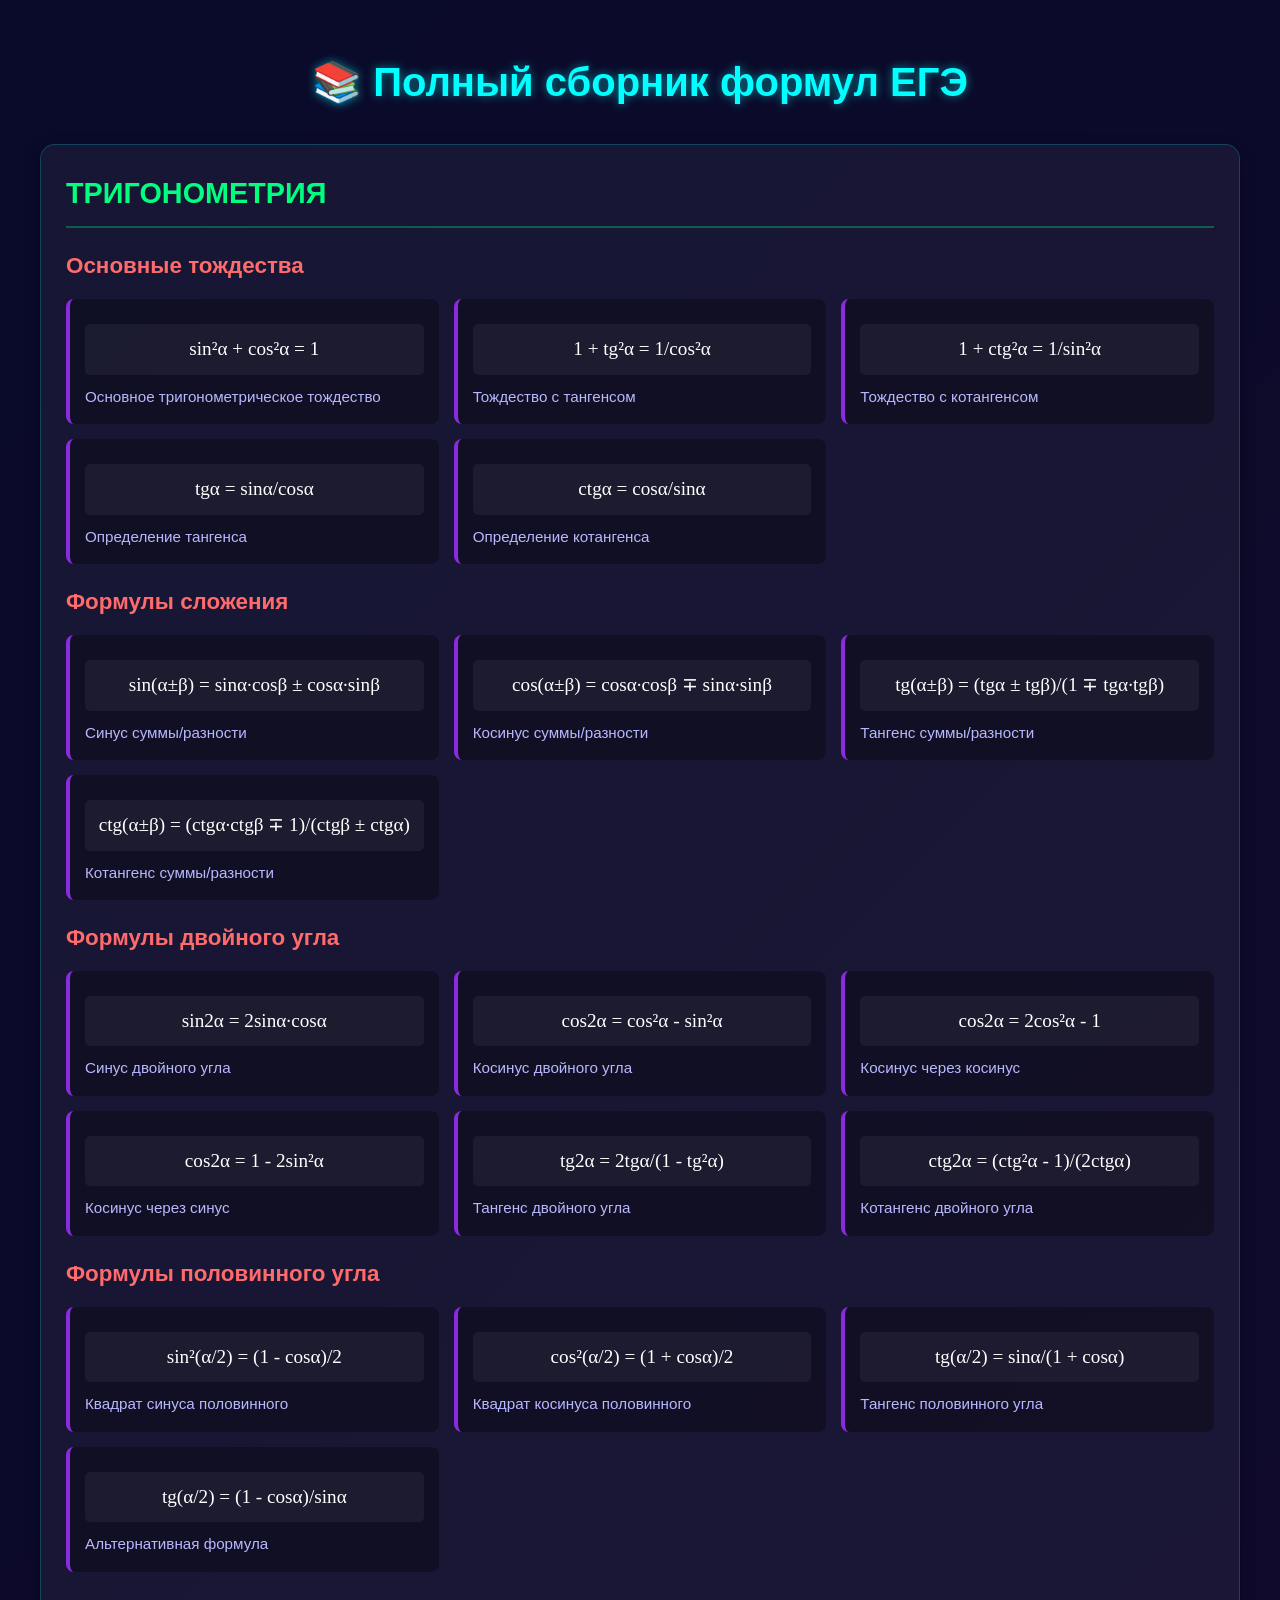
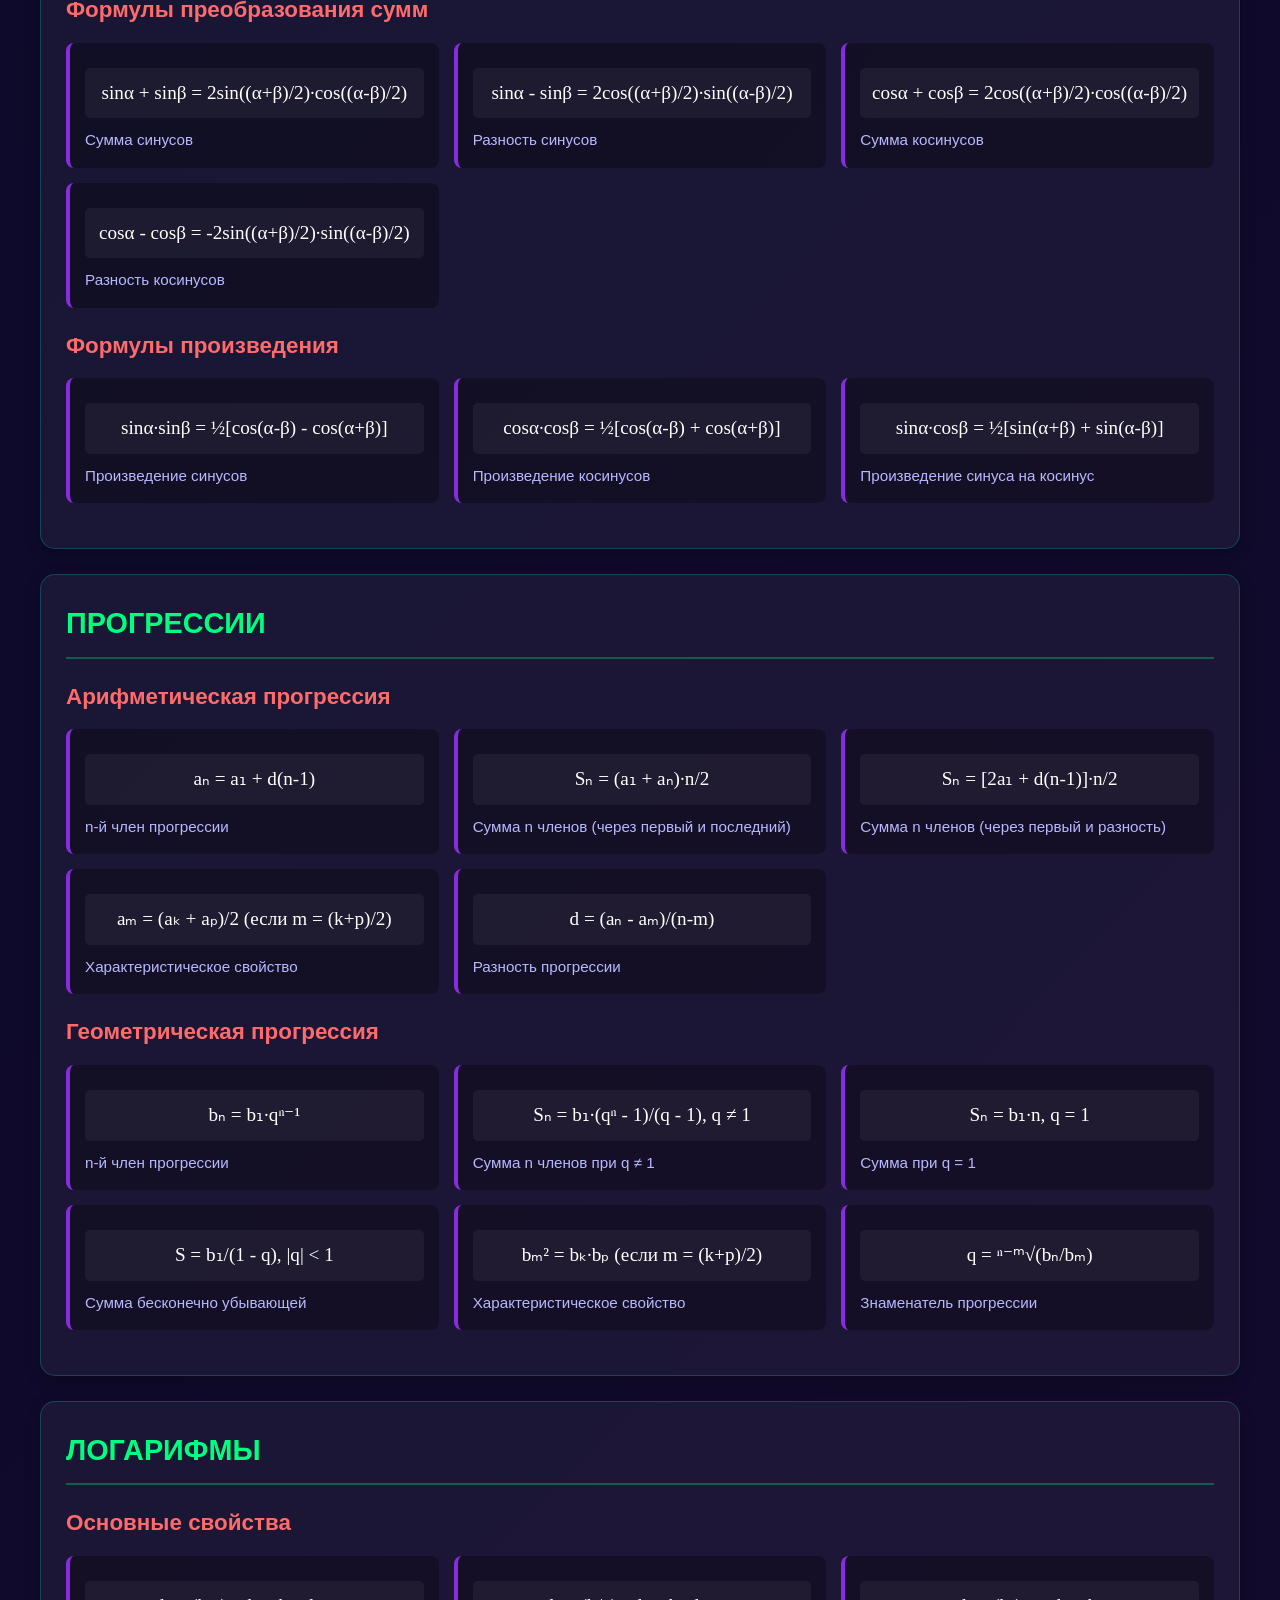
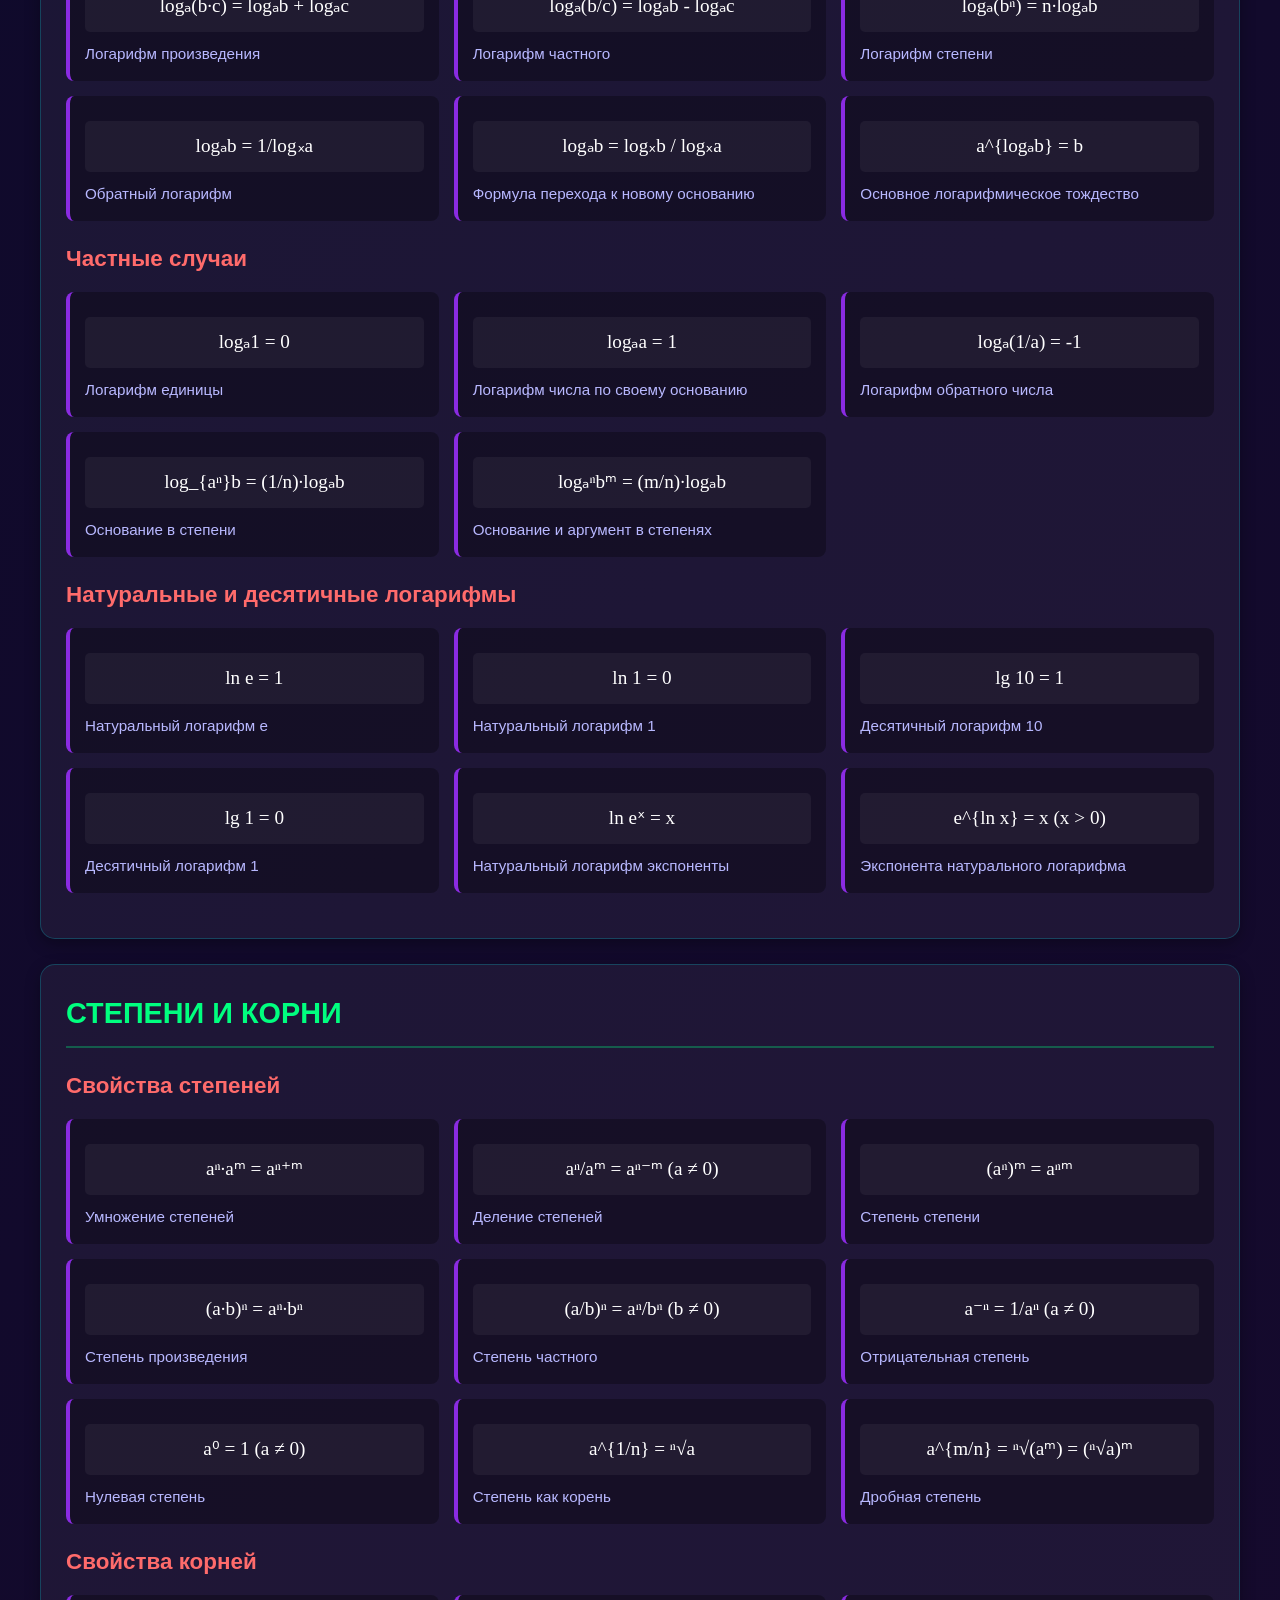
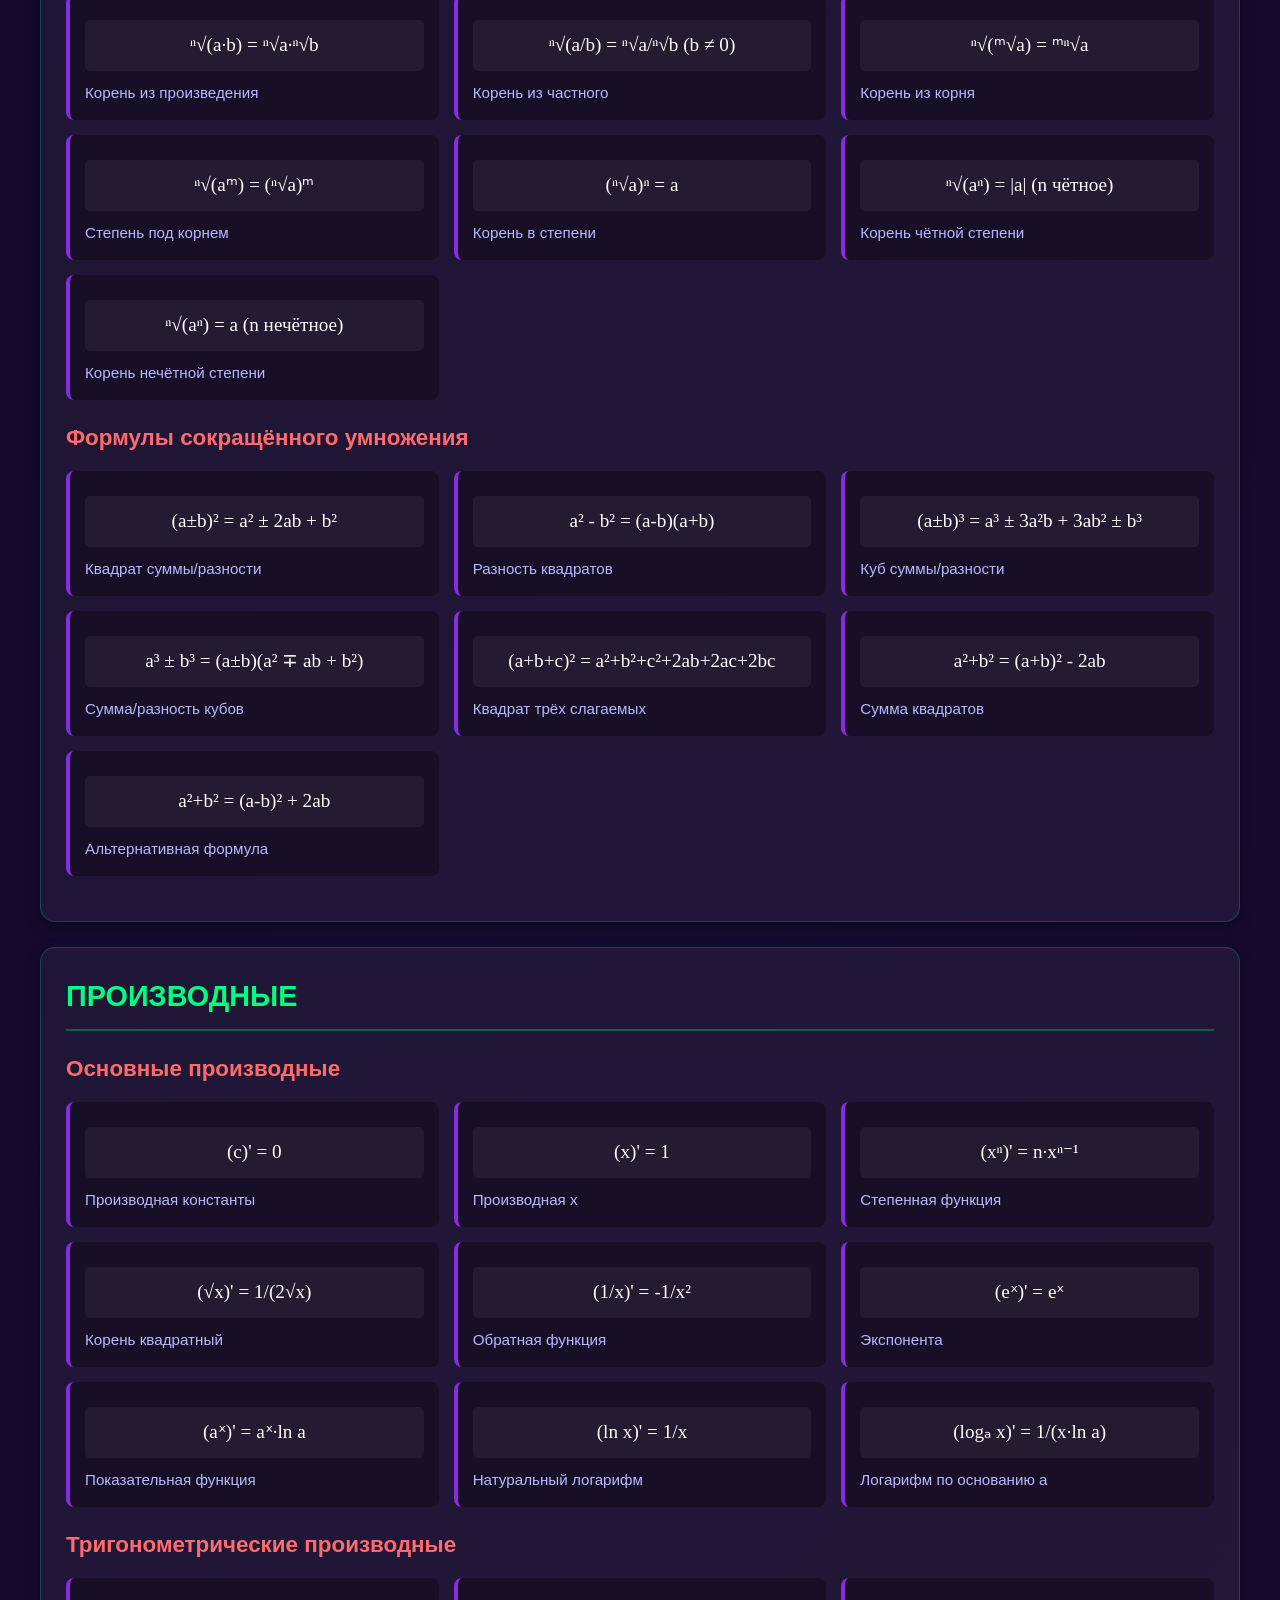
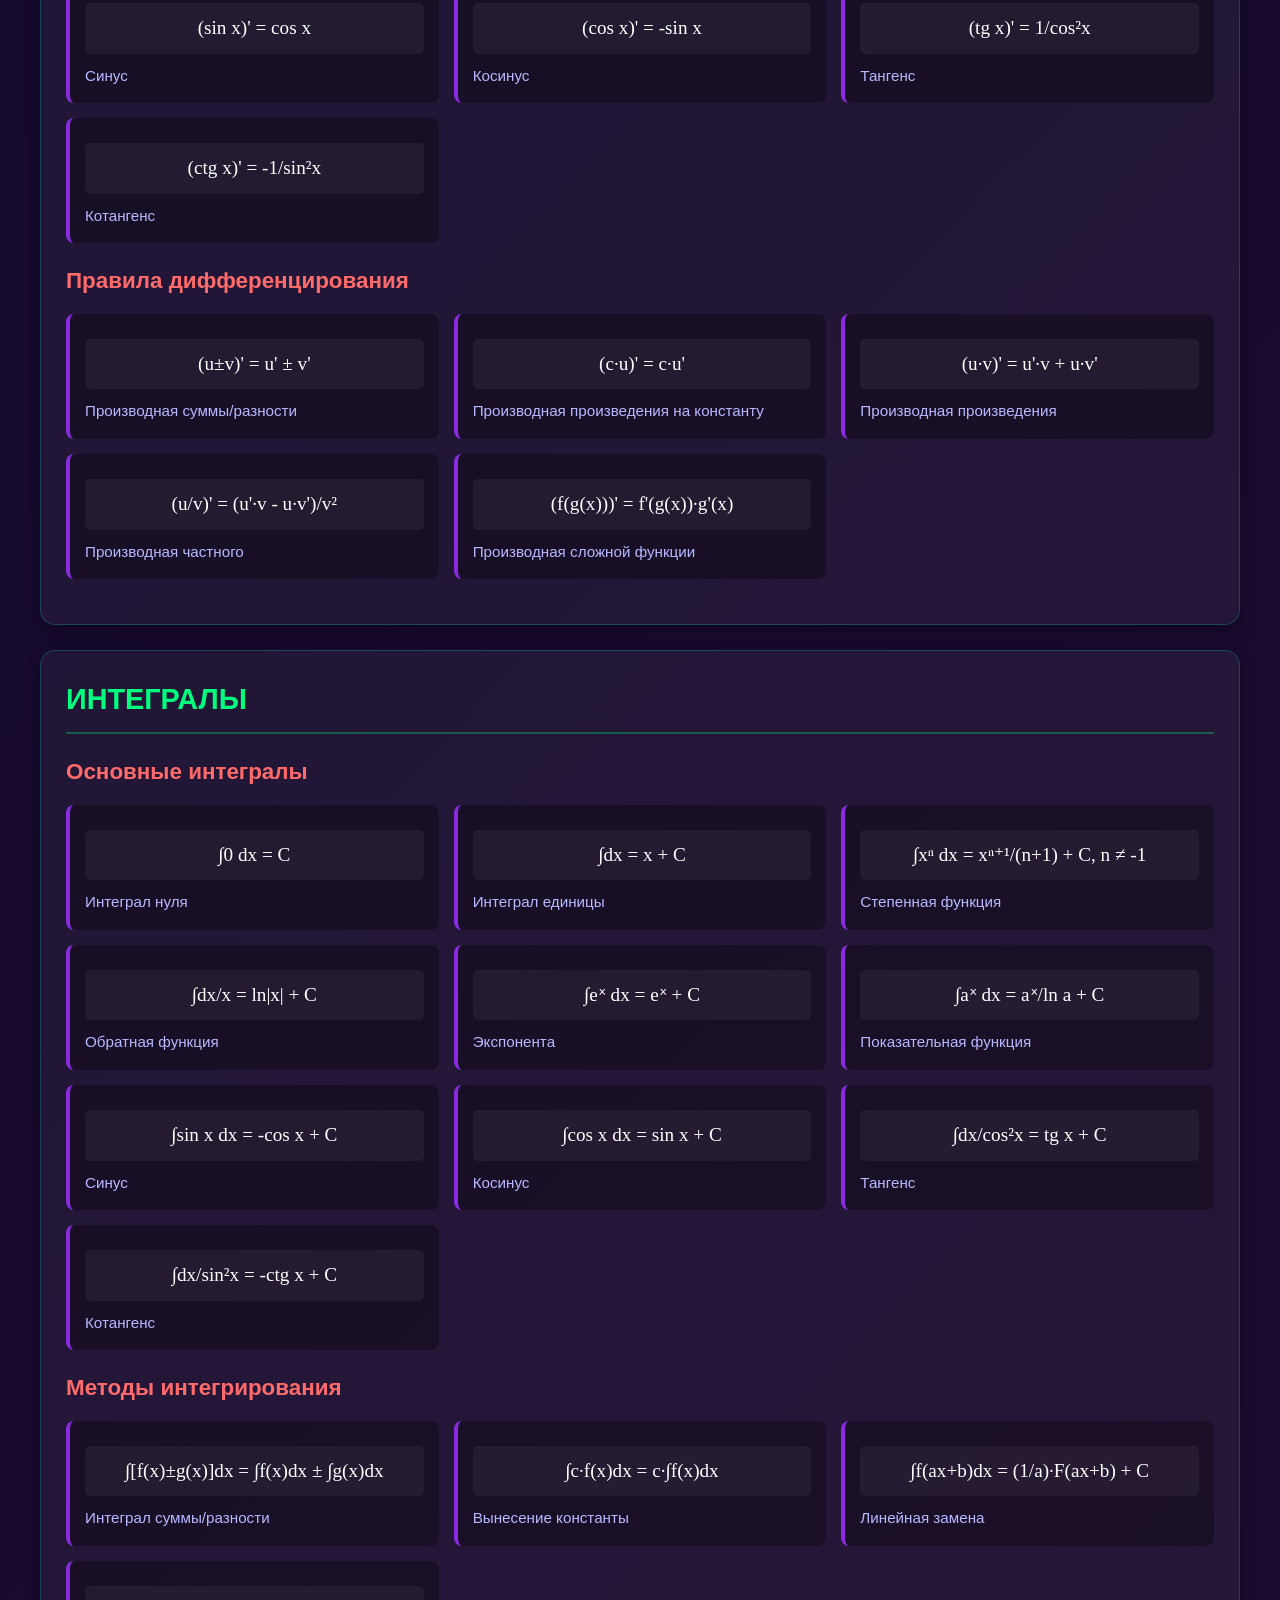
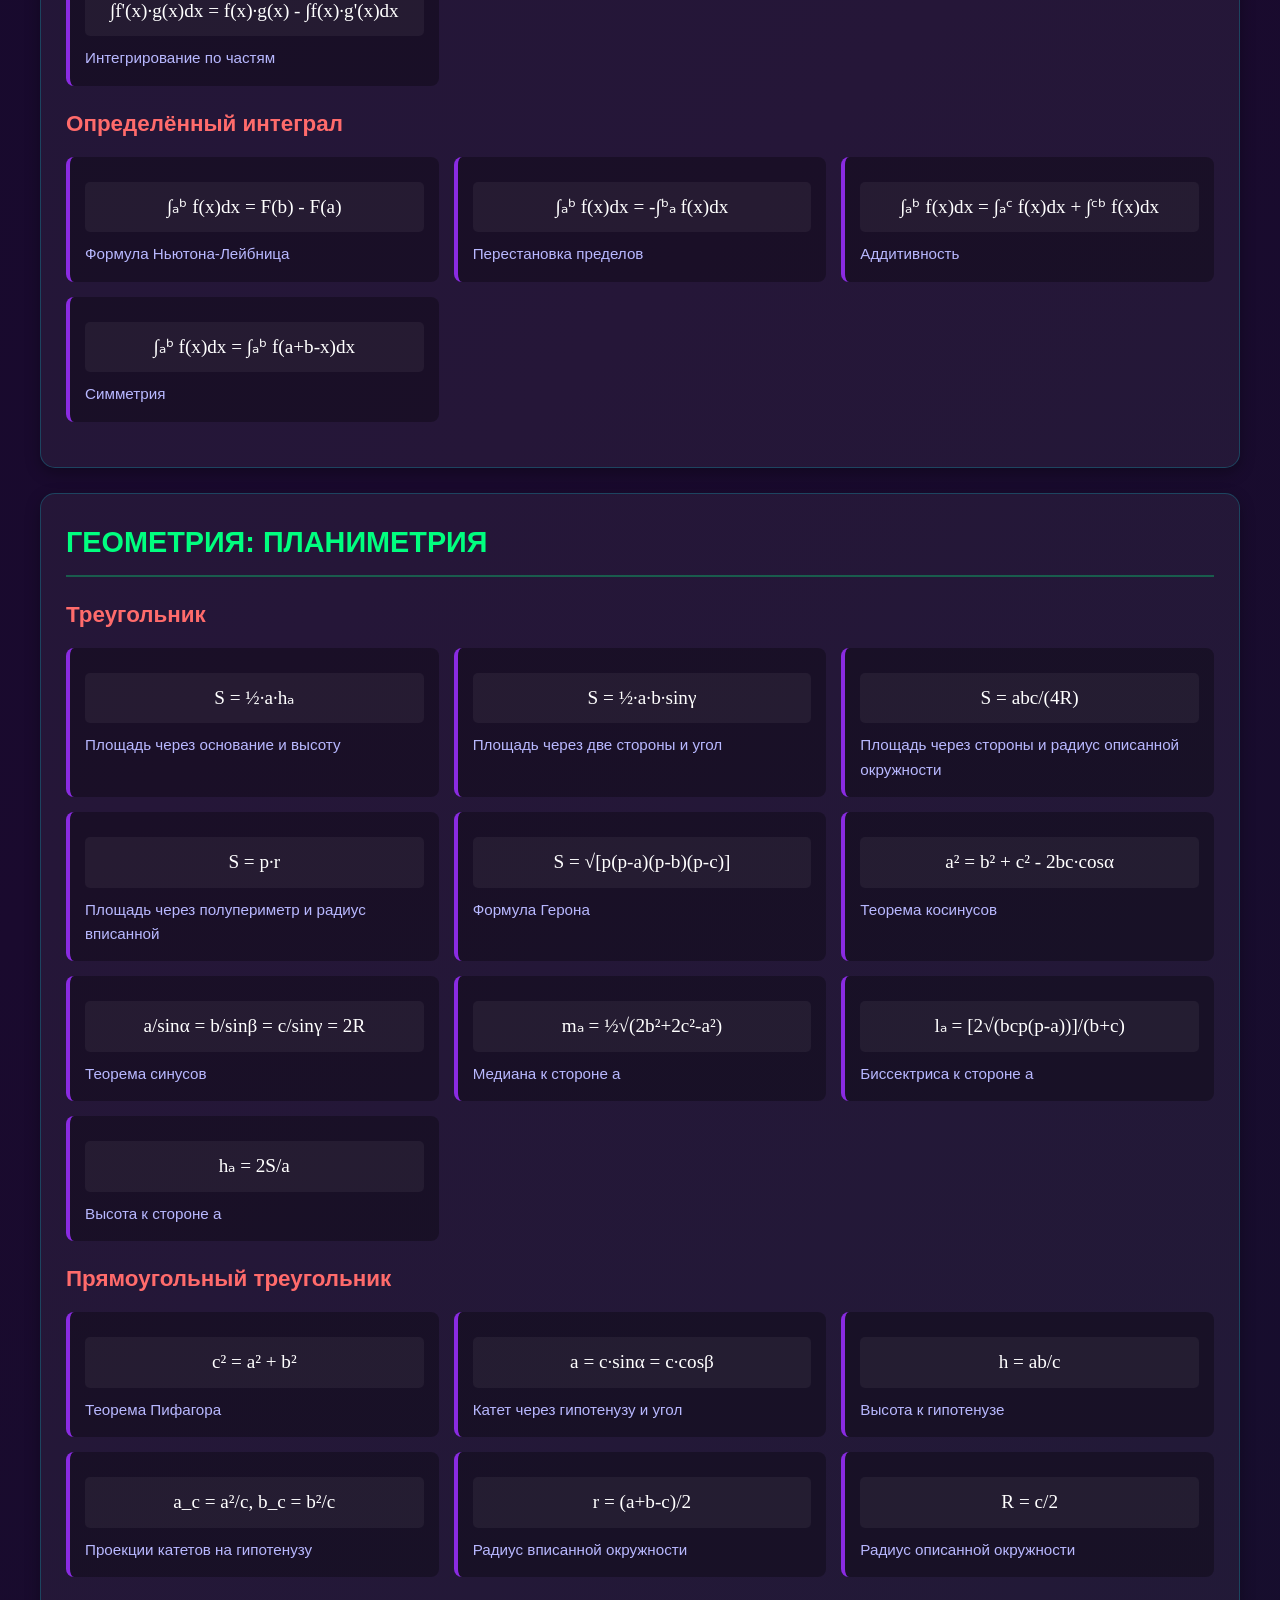
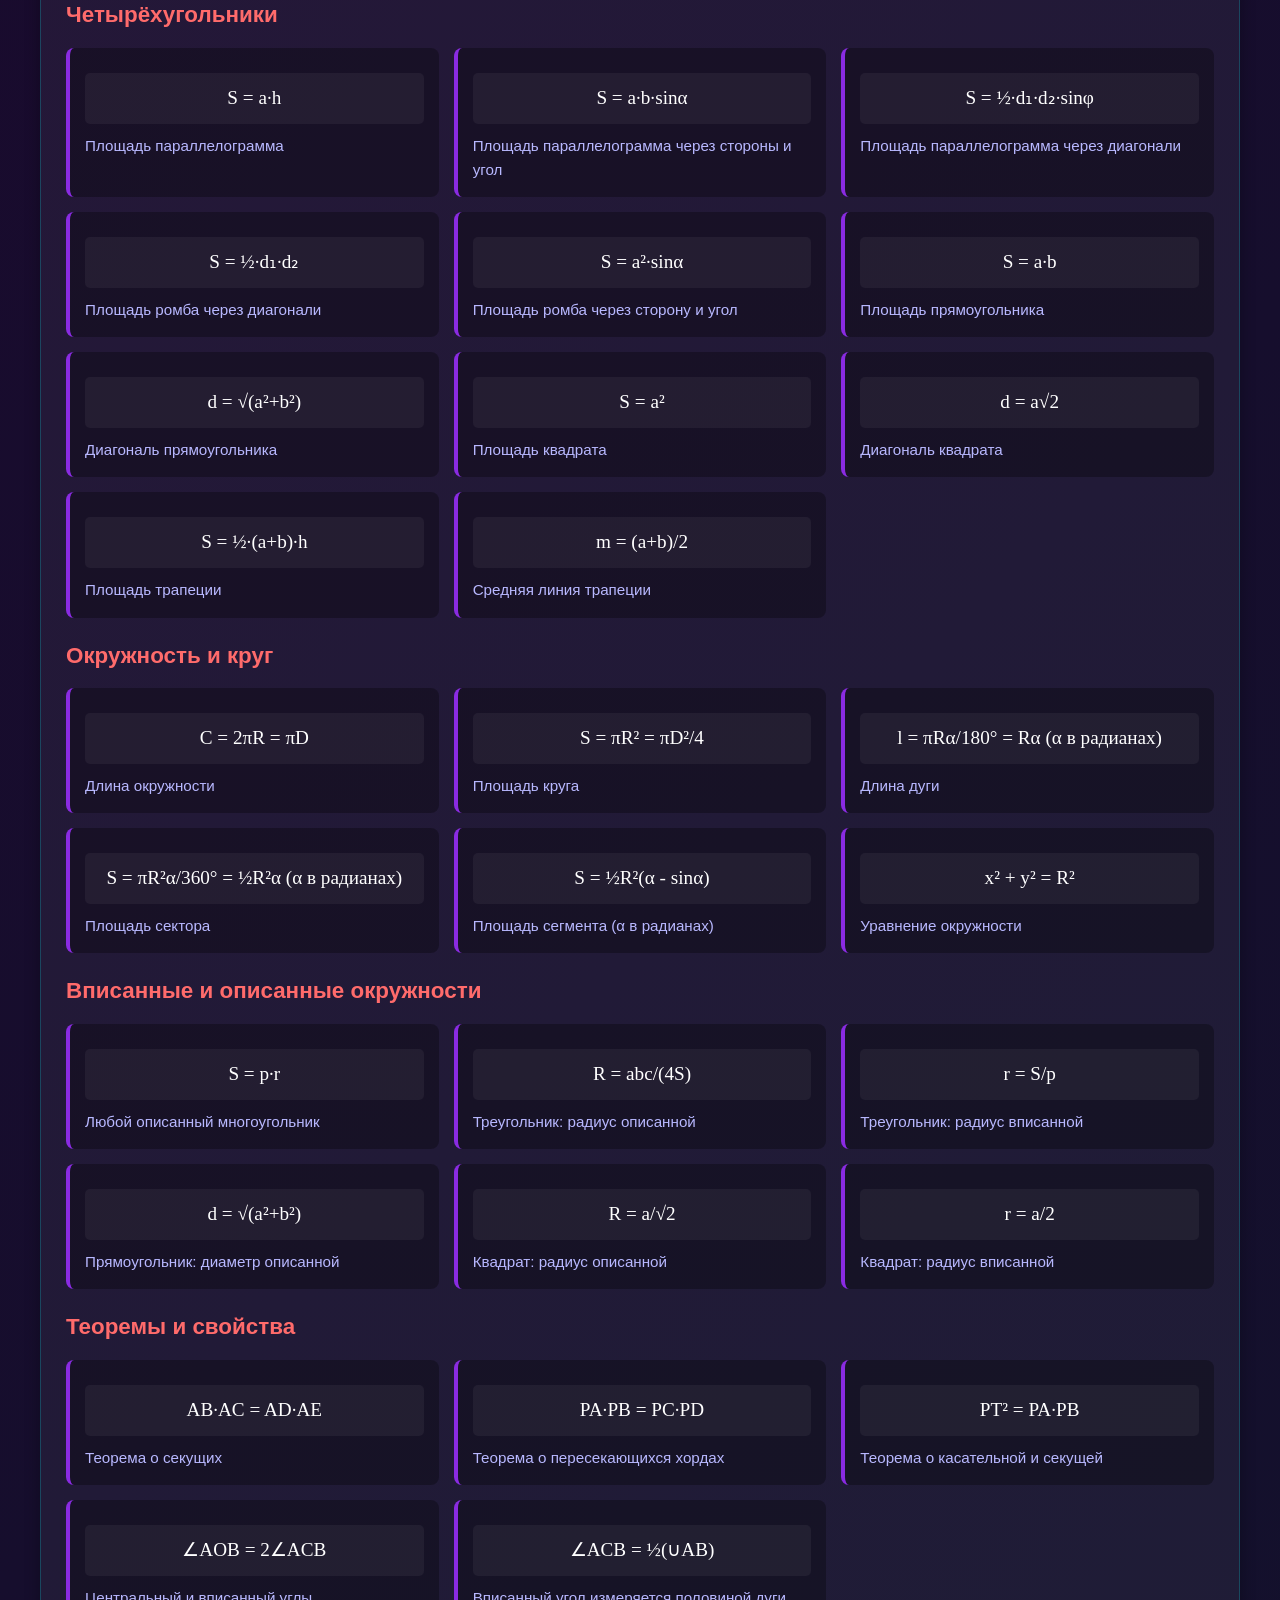
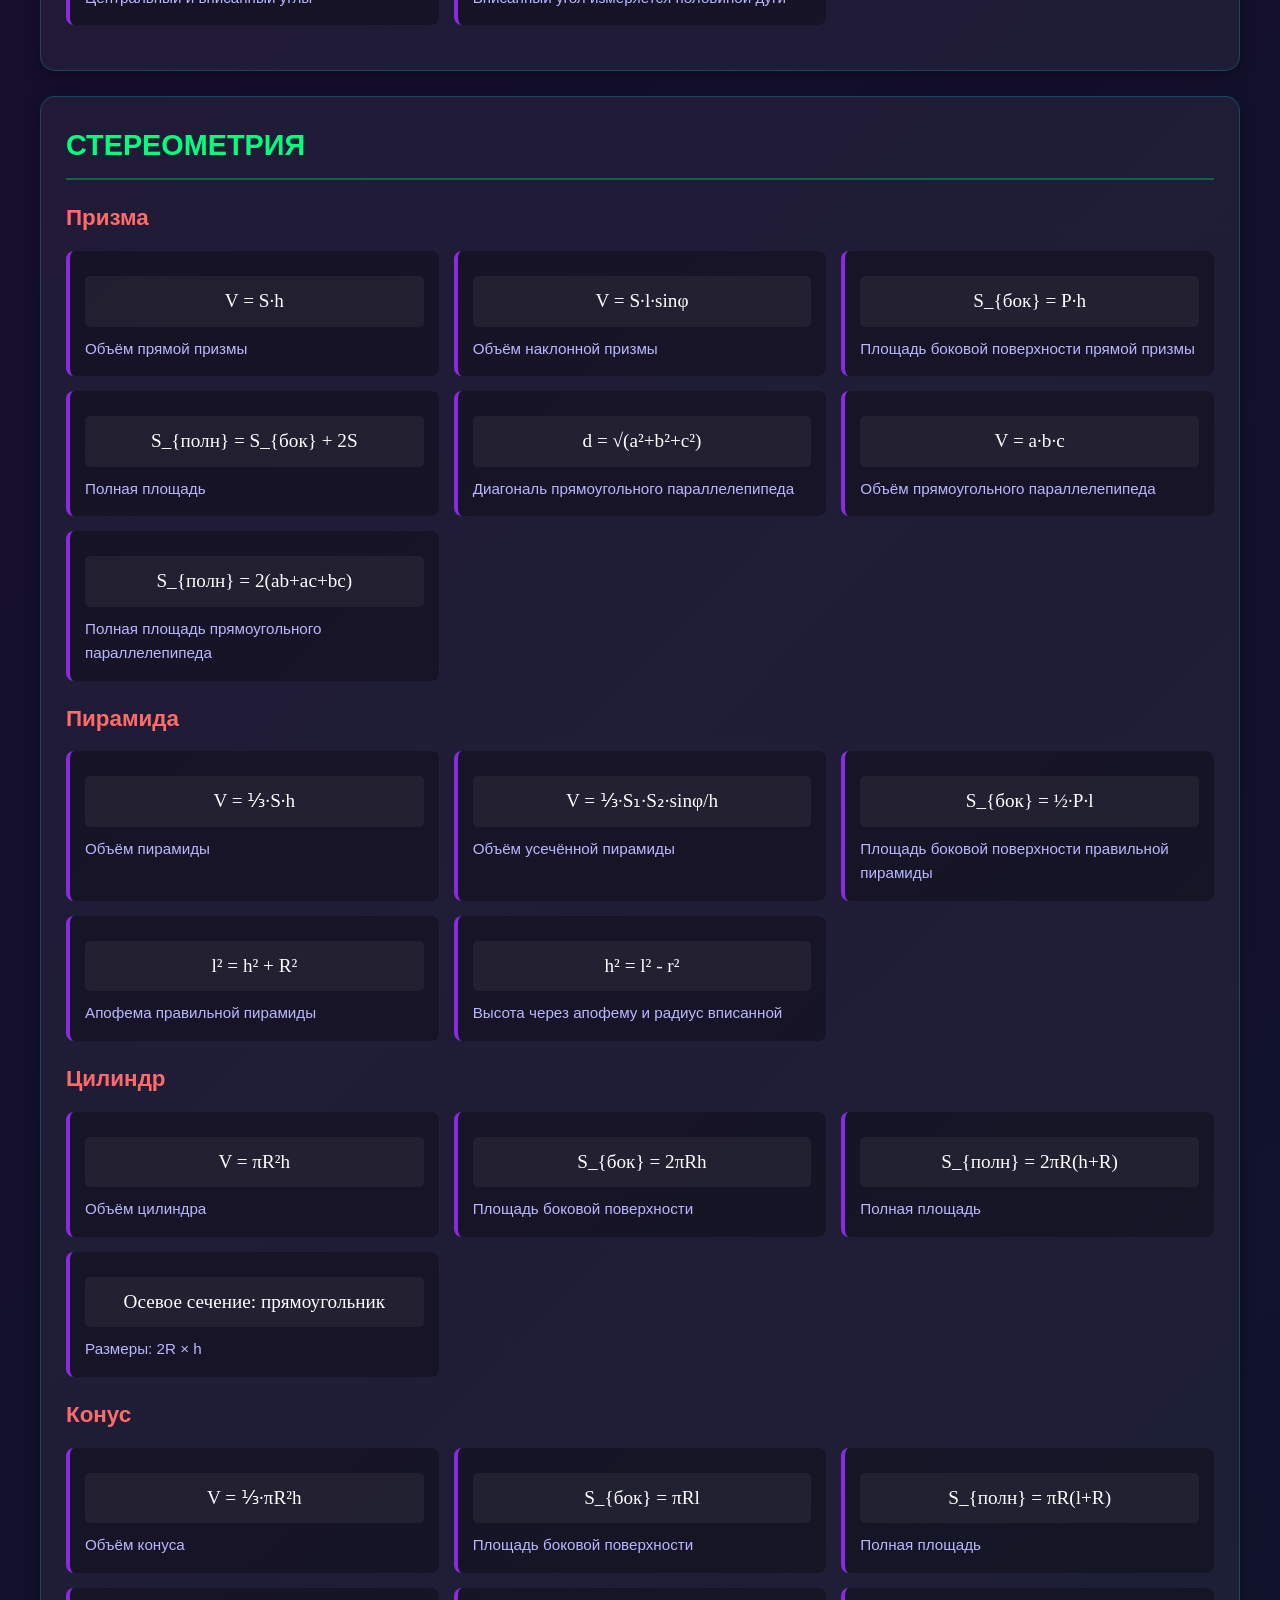
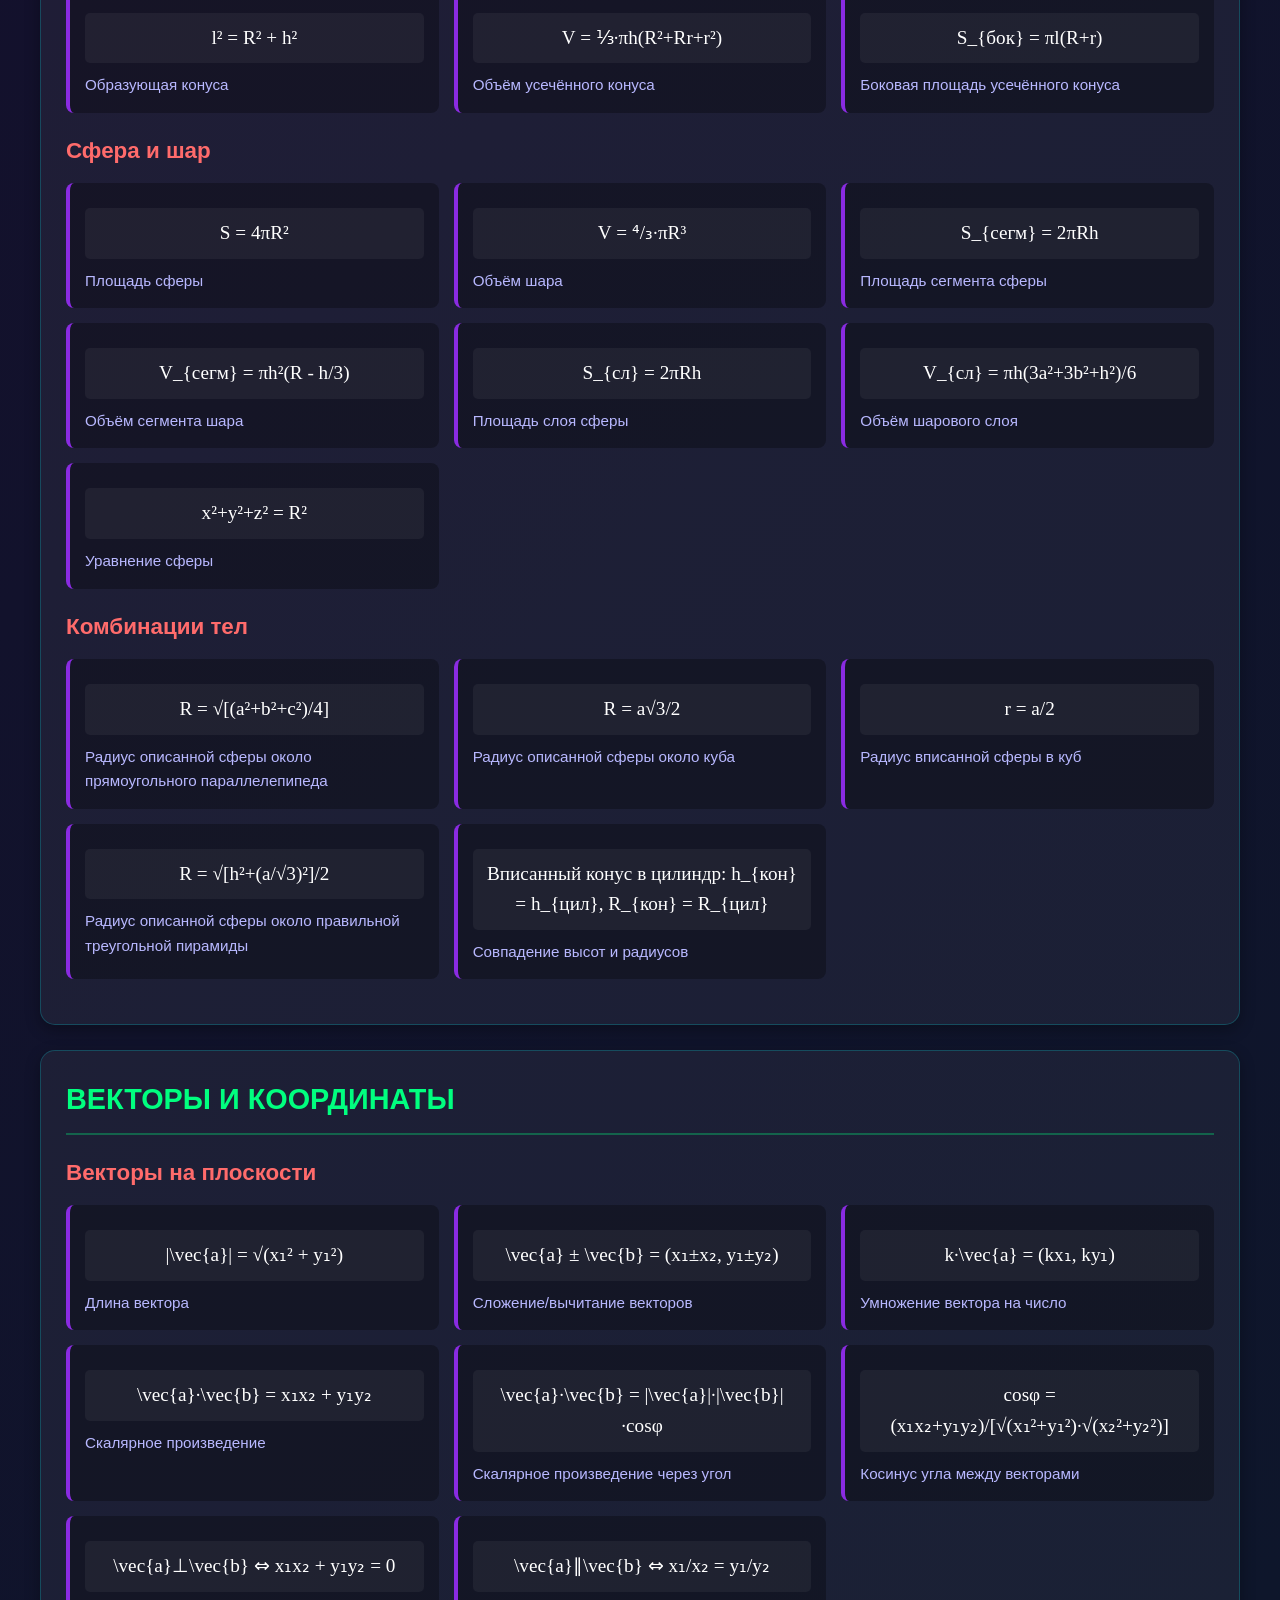
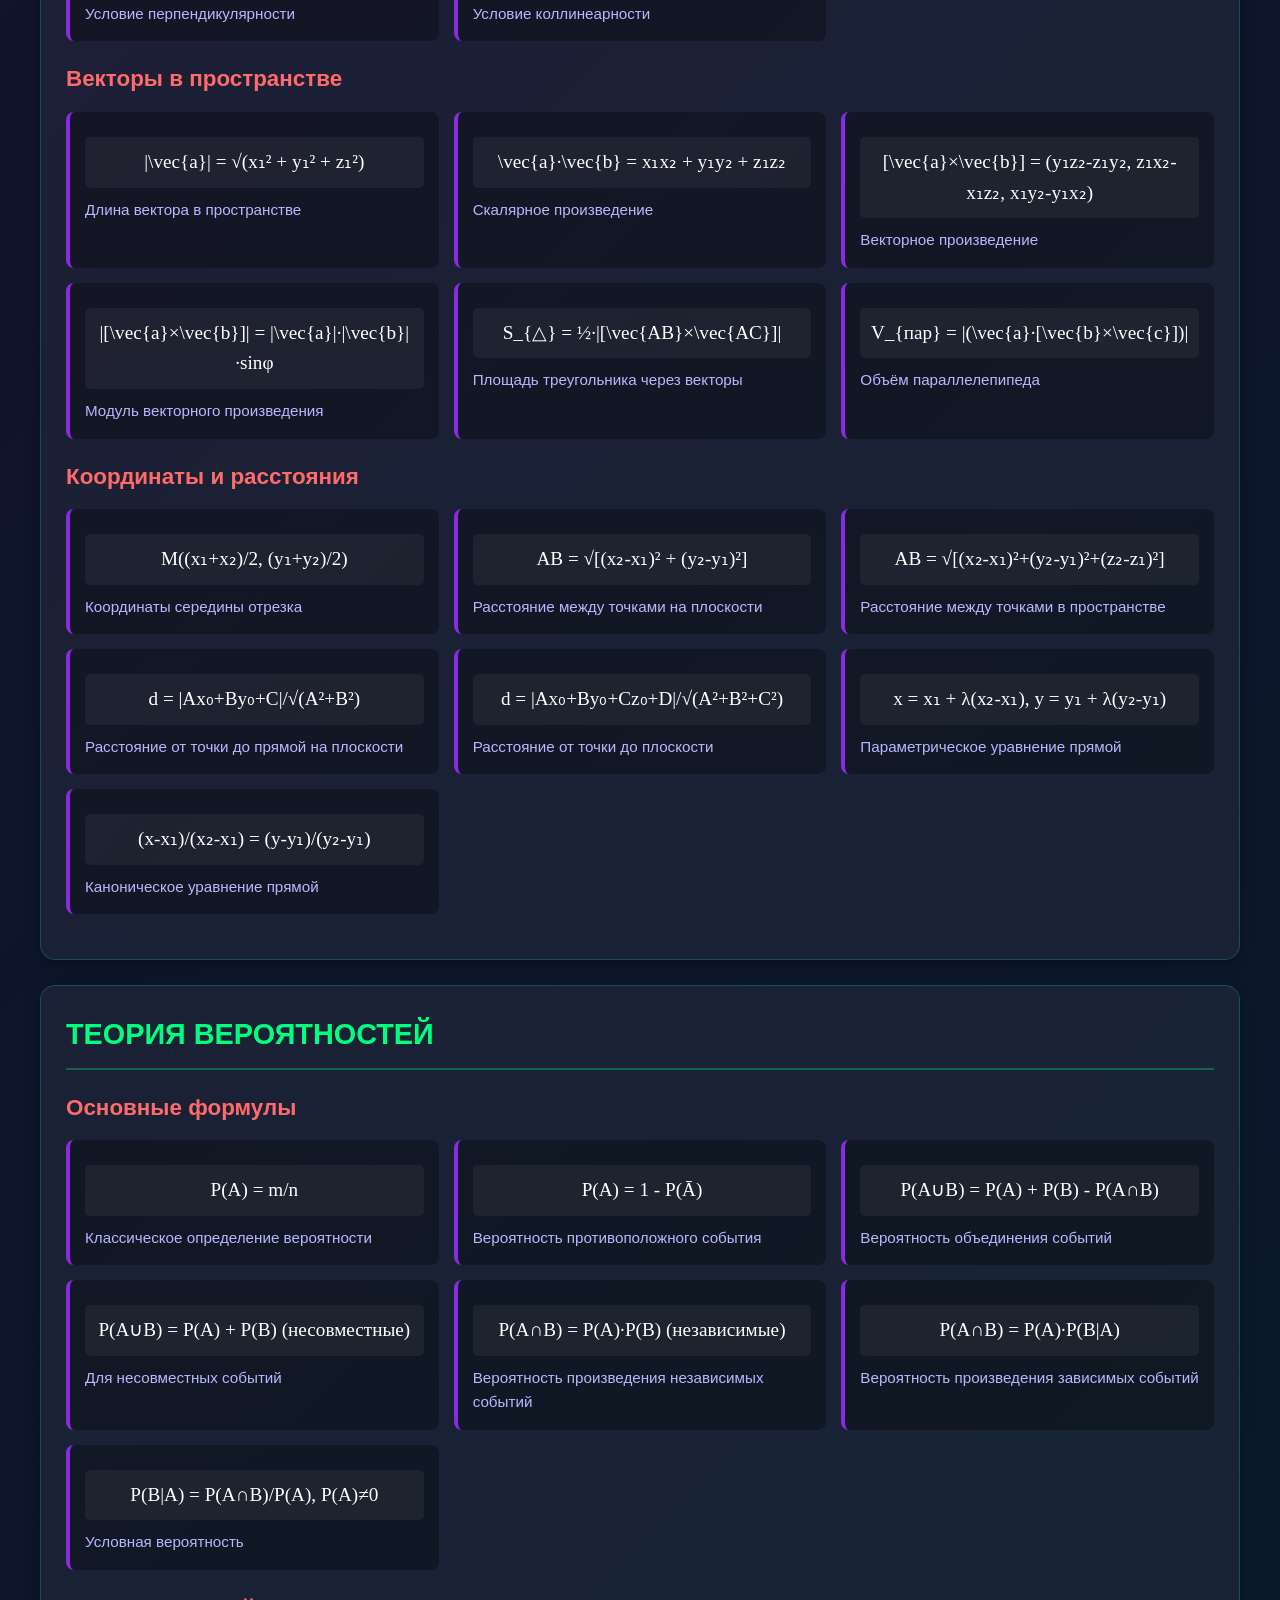
<file: сборник формул.html>
<!DOCTYPE html>
<html lang="ru">
<head>
    <meta charset="UTF-8">
    <meta name="viewport" content="width=device-width, initial-scale=1.0">
    <title>Полный сборник формул ЕГЭ</title>
    <style>
        * {
            margin: 0;
            padding: 0;
            box-sizing: border-box;
            font-family: 'Segoe UI', sans-serif;
        }
        
        body {
            background: linear-gradient(135deg, #0a0a2a 0%, #1a0a2e 50%, #0a1a2a 100%);
            color: #fff;
            line-height: 1.6;
            padding: 20px;
        }
        
        .container {
            max-width: 1200px;
            margin: 0 auto;
        }
        
        h1 {
            text-align: center;
            color: #00ffff;
            margin: 30px 0;
            font-size: 2.5em;
            text-shadow: 0 0 10px rgba(0, 255, 255, 0.5);
        }
        
        .category {
            background: rgba(255, 255, 255, 0.05);
            border: 1px solid rgba(0, 255, 255, 0.2);
            border-radius: 15px;
            padding: 25px;
            margin: 25px 0;
            box-shadow: 0 5px 15px rgba(0, 0, 0, 0.3);
        }
        
        .category-title {
            color: #00ff7f;
            font-size: 1.8em;
            margin-bottom: 20px;
            padding-bottom: 10px;
            border-bottom: 2px solid rgba(0, 255, 127, 0.3);
        }
        
        .formula-section {
            margin: 20px 0;
        }
        
        .section-title {
            color: #ff6b6b;
            font-size: 1.4em;
            margin: 15px 0;
        }
        
        .formula-grid {
            display: grid;
            grid-template-columns: repeat(auto-fill, minmax(350px, 1fr));
            gap: 15px;
        }
        
        .formula-item {
            background: rgba(0, 0, 0, 0.3);
            border-left: 4px solid #8a2be2;
            padding: 15px;
            border-radius: 8px;
        }
        
        .formula {
            font-size: 1.2em;
            font-family: 'Cambria Math', serif;
            color: #fff;
            text-align: center;
            margin: 10px 0;
            padding: 10px;
            background: rgba(255, 255, 255, 0.05);
            border-radius: 5px;
        }
        
        .formula-desc {
            color: #b8b8ff;
            font-size: 0.95em;
            margin-top: 5px;
        }
        
        @media (max-width: 768px) {
            .formula-grid {
                grid-template-columns: 1fr;
            }
            
            h1 {
                font-size: 2em;
            }
            
            .category {
                padding: 15px;
            }
        }
    </style>
</head>
<body>
    <div class="container">
        <h1>📚 Полный сборник формул ЕГЭ</h1>
        
        <!-- ТРИГОНОМЕТРИЯ -->
        <div class="category">
            <h2 class="category-title">ТРИГОНОМЕТРИЯ</h2>
            
            <div class="formula-section">
                <h3 class="section-title">Основные тождества</h3>
                <div class="formula-grid">
                    <div class="formula-item">
                        <div class="formula">sin²α + cos²α = 1</div>
                        <div class="formula-desc">Основное тригонометрическое тождество</div>
                    </div>
                    <div class="formula-item">
                        <div class="formula">1 + tg²α = 1/cos²α</div>
                        <div class="formula-desc">Тождество с тангенсом</div>
                    </div>
                    <div class="formula-item">
                        <div class="formula">1 + ctg²α = 1/sin²α</div>
                        <div class="formula-desc">Тождество с котангенсом</div>
                    </div>
                    <div class="formula-item">
                        <div class="formula">tgα = sinα/cosα</div>
                        <div class="formula-desc">Определение тангенса</div>
                    </div>
                    <div class="formula-item">
                        <div class="formula">ctgα = cosα/sinα</div>
                        <div class="formula-desc">Определение котангенса</div>
                    </div>
                </div>
            </div>
            
            <div class="formula-section">
                <h3 class="section-title">Формулы сложения</h3>
                <div class="formula-grid">
                    <div class="formula-item">
                        <div class="formula">sin(α±β) = sinα·cosβ ± cosα·sinβ</div>
                        <div class="formula-desc">Синус суммы/разности</div>
                    </div>
                    <div class="formula-item">
                        <div class="formula">cos(α±β) = cosα·cosβ ∓ sinα·sinβ</div>
                        <div class="formula-desc">Косинус суммы/разности</div>
                    </div>
                    <div class="formula-item">
                        <div class="formula">tg(α±β) = (tgα ± tgβ)/(1 ∓ tgα·tgβ)</div>
                        <div class="formula-desc">Тангенс суммы/разности</div>
                    </div>
                    <div class="formula-item">
                        <div class="formula">ctg(α±β) = (ctgα·ctgβ ∓ 1)/(ctgβ ± ctgα)</div>
                        <div class="formula-desc">Котангенс суммы/разности</div>
                    </div>
                </div>
            </div>
            
            <div class="formula-section">
                <h3 class="section-title">Формулы двойного угла</h3>
                <div class="formula-grid">
                    <div class="formula-item">
                        <div class="formula">sin2α = 2sinα·cosα</div>
                        <div class="formula-desc">Синус двойного угла</div>
                    </div>
                    <div class="formula-item">
                        <div class="formula">cos2α = cos²α - sin²α</div>
                        <div class="formula-desc">Косинус двойного угла</div>
                    </div>
                    <div class="formula-item">
                        <div class="formula">cos2α = 2cos²α - 1</div>
                        <div class="formula-desc">Косинус через косинус</div>
                    </div>
                    <div class="formula-item">
                        <div class="formula">cos2α = 1 - 2sin²α</div>
                        <div class="formula-desc">Косинус через синус</div>
                    </div>
                    <div class="formula-item">
                        <div class="formula">tg2α = 2tgα/(1 - tg²α)</div>
                        <div class="formula-desc">Тангенс двойного угла</div>
                    </div>
                    <div class="formula-item">
                        <div class="formula">ctg2α = (ctg²α - 1)/(2ctgα)</div>
                        <div class="formula-desc">Котангенс двойного угла</div>
                    </div>
                </div>
            </div>
            
            <div class="formula-section">
                <h3 class="section-title">Формулы половинного угла</h3>
                <div class="formula-grid">
                    <div class="formula-item">
                        <div class="formula">sin²(α/2) = (1 - cosα)/2</div>
                        <div class="formula-desc">Квадрат синуса половинного</div>
                    </div>
                    <div class="formula-item">
                        <div class="formula">cos²(α/2) = (1 + cosα)/2</div>
                        <div class="formula-desc">Квадрат косинуса половинного</div>
                    </div>
                    <div class="formula-item">
                        <div class="formula">tg(α/2) = sinα/(1 + cosα)</div>
                        <div class="formula-desc">Тангенс половинного угла</div>
                    </div>
                    <div class="formula-item">
                        <div class="formula">tg(α/2) = (1 - cosα)/sinα</div>
                        <div class="formula-desc">Альтернативная формула</div>
                    </div>
                </div>
            </div>
            
            <div class="formula-section">
                <h3 class="section-title">Формулы преобразования сумм</h3>
                <div class="formula-grid">
                    <div class="formula-item">
                        <div class="formula">sinα + sinβ = 2sin((α+β)/2)·cos((α-β)/2)</div>
                        <div class="formula-desc">Сумма синусов</div>
                    </div>
                    <div class="formula-item">
                        <div class="formula">sinα - sinβ = 2cos((α+β)/2)·sin((α-β)/2)</div>
                        <div class="formula-desc">Разность синусов</div>
                    </div>
                    <div class="formula-item">
                        <div class="formula">cosα + cosβ = 2cos((α+β)/2)·cos((α-β)/2)</div>
                        <div class="formula-desc">Сумма косинусов</div>
                    </div>
                    <div class="formula-item">
                        <div class="formula">cosα - cosβ = -2sin((α+β)/2)·sin((α-β)/2)</div>
                        <div class="formula-desc">Разность косинусов</div>
                    </div>
                </div>
            </div>
            
            <div class="formula-section">
                <h3 class="section-title">Формулы произведения</h3>
                <div class="formula-grid">
                    <div class="formula-item">
                        <div class="formula">sinα·sinβ = ½[cos(α-β) - cos(α+β)]</div>
                        <div class="formula-desc">Произведение синусов</div>
                    </div>
                    <div class="formula-item">
                        <div class="formula">cosα·cosβ = ½[cos(α-β) + cos(α+β)]</div>
                        <div class="formula-desc">Произведение косинусов</div>
                    </div>
                    <div class="formula-item">
                        <div class="formula">sinα·cosβ = ½[sin(α+β) + sin(α-β)]</div>
                        <div class="formula-desc">Произведение синуса на косинус</div>
                    </div>
                </div>
            </div>
        </div>
        
        <!-- ПРОГРЕССИИ -->
        <div class="category">
            <h2 class="category-title">ПРОГРЕССИИ</h2>
            
            <div class="formula-section">
                <h3 class="section-title">Арифметическая прогрессия</h3>
                <div class="formula-grid">
                    <div class="formula-item">
                        <div class="formula">aₙ = a₁ + d(n-1)</div>
                        <div class="formula-desc">n-й член прогрессии</div>
                    </div>
                    <div class="formula-item">
                        <div class="formula">Sₙ = (a₁ + aₙ)·n/2</div>
                        <div class="formula-desc">Сумма n членов (через первый и последний)</div>
                    </div>
                    <div class="formula-item">
                        <div class="formula">Sₙ = [2a₁ + d(n-1)]·n/2</div>
                        <div class="formula-desc">Сумма n членов (через первый и разность)</div>
                    </div>
                    <div class="formula-item">
                        <div class="formula">aₘ = (aₖ + aₚ)/2 (если m = (k+p)/2)</div>
                        <div class="formula-desc">Характеристическое свойство</div>
                    </div>
                    <div class="formula-item">
                        <div class="formula">d = (aₙ - aₘ)/(n-m)</div>
                        <div class="formula-desc">Разность прогрессии</div>
                    </div>
                </div>
            </div>
            
            <div class="formula-section">
                <h3 class="section-title">Геометрическая прогрессия</h3>
                <div class="formula-grid">
                    <div class="formula-item">
                        <div class="formula">bₙ = b₁·qⁿ⁻¹</div>
                        <div class="formula-desc">n-й член прогрессии</div>
                    </div>
                    <div class="formula-item">
                        <div class="formula">Sₙ = b₁·(qⁿ - 1)/(q - 1), q ≠ 1</div>
                        <div class="formula-desc">Сумма n членов при q ≠ 1</div>
                    </div>
                    <div class="formula-item">
                        <div class="formula">Sₙ = b₁·n, q = 1</div>
                        <div class="formula-desc">Сумма при q = 1</div>
                    </div>
                    <div class="formula-item">
                        <div class="formula">S = b₁/(1 - q), |q| < 1</div>
                        <div class="formula-desc">Сумма бесконечно убывающей</div>
                    </div>
                    <div class="formula-item">
                        <div class="formula">bₘ² = bₖ·bₚ (если m = (k+p)/2)</div>
                        <div class="formula-desc">Характеристическое свойство</div>
                    </div>
                    <div class="formula-item">
                        <div class="formula">q = ⁿ⁻ᵐ√(bₙ/bₘ)</div>
                        <div class="formula-desc">Знаменатель прогрессии</div>
                    </div>
                </div>
            </div>
        </div>
        
        <!-- ЛОГАРИФМЫ -->
        <div class="category">
            <h2 class="category-title">ЛОГАРИФМЫ</h2>
            
            <div class="formula-section">
                <h3 class="section-title">Основные свойства</h3>
                <div class="formula-grid">
                    <div class="formula-item">
                        <div class="formula">logₐ(b·c) = logₐb + logₐc</div>
                        <div class="formula-desc">Логарифм произведения</div>
                    </div>
                    <div class="formula-item">
                        <div class="formula">logₐ(b/c) = logₐb - logₐc</div>
                        <div class="formula-desc">Логарифм частного</div>
                    </div>
                    <div class="formula-item">
                        <div class="formula">logₐ(bⁿ) = n·logₐb</div>
                        <div class="formula-desc">Логарифм степени</div>
                    </div>
                    <div class="formula-item">
                        <div class="formula">logₐb = 1/logₓa</div>
                        <div class="formula-desc">Обратный логарифм</div>
                    </div>
                    <div class="formula-item">
                        <div class="formula">logₐb = logₓb / logₓa</div>
                        <div class="formula-desc">Формула перехода к новому основанию</div>
                    </div>
                    <div class="formula-item">
                        <div class="formula">a^{logₐb} = b</div>
                        <div class="formula-desc">Основное логарифмическое тождество</div>
                    </div>
                </div>
            </div>
            
            <div class="formula-section">
                <h3 class="section-title">Частные случаи</h3>
                <div class="formula-grid">
                    <div class="formula-item">
                        <div class="formula">logₐ1 = 0</div>
                        <div class="formula-desc">Логарифм единицы</div>
                    </div>
                    <div class="formula-item">
                        <div class="formula">logₐa = 1</div>
                        <div class="formula-desc">Логарифм числа по своему основанию</div>
                    </div>
                    <div class="formula-item">
                        <div class="formula">logₐ(1/a) = -1</div>
                        <div class="formula-desc">Логарифм обратного числа</div>
                    </div>
                    <div class="formula-item">
                        <div class="formula">log_{aⁿ}b = (1/n)·logₐb</div>
                        <div class="formula-desc">Основание в степени</div>
                    </div>
                    <div class="formula-item">
                        <div class="formula">logₐⁿbᵐ = (m/n)·logₐb</div>
                        <div class="formula-desc">Основание и аргумент в степенях</div>
                    </div>
                </div>
            </div>
            
            <div class="formula-section">
                <h3 class="section-title">Натуральные и десятичные логарифмы</h3>
                <div class="formula-grid">
                    <div class="formula-item">
                        <div class="formula">ln e = 1</div>
                        <div class="formula-desc">Натуральный логарифм e</div>
                    </div>
                    <div class="formula-item">
                        <div class="formula">ln 1 = 0</div>
                        <div class="formula-desc">Натуральный логарифм 1</div>
                    </div>
                    <div class="formula-item">
                        <div class="formula">lg 10 = 1</div>
                        <div class="formula-desc">Десятичный логарифм 10</div>
                    </div>
                    <div class="formula-item">
                        <div class="formula">lg 1 = 0</div>
                        <div class="formula-desc">Десятичный логарифм 1</div>
                    </div>
                    <div class="formula-item">
                        <div class="formula">ln eˣ = x</div>
                        <div class="formula-desc">Натуральный логарифм экспоненты</div>
                    </div>
                    <div class="formula-item">
                        <div class="formula">e^{ln x} = x (x > 0)</div>
                        <div class="formula-desc">Экспонента натурального логарифма</div>
                    </div>
                </div>
            </div>
        </div>
        
        <!-- СТЕПЕНИ И КОРНИ -->
        <div class="category">
            <h2 class="category-title">СТЕПЕНИ И КОРНИ</h2>
            
            <div class="formula-section">
                <h3 class="section-title">Свойства степеней</h3>
                <div class="formula-grid">
                    <div class="formula-item">
                        <div class="formula">aⁿ·aᵐ = aⁿ⁺ᵐ</div>
                        <div class="formula-desc">Умножение степеней</div>
                    </div>
                    <div class="formula-item">
                        <div class="formula">aⁿ/aᵐ = aⁿ⁻ᵐ (a ≠ 0)</div>
                        <div class="formula-desc">Деление степеней</div>
                    </div>
                    <div class="formula-item">
                        <div class="formula">(aⁿ)ᵐ = aⁿᵐ</div>
                        <div class="formula-desc">Степень степени</div>
                    </div>
                    <div class="formula-item">
                        <div class="formula">(a·b)ⁿ = aⁿ·bⁿ</div>
                        <div class="formula-desc">Степень произведения</div>
                    </div>
                    <div class="formula-item">
                        <div class="formula">(a/b)ⁿ = aⁿ/bⁿ (b ≠ 0)</div>
                        <div class="formula-desc">Степень частного</div>
                    </div>
                    <div class="formula-item">
                        <div class="formula">a⁻ⁿ = 1/aⁿ (a ≠ 0)</div>
                        <div class="formula-desc">Отрицательная степень</div>
                    </div>
                    <div class="formula-item">
                        <div class="formula">a⁰ = 1 (a ≠ 0)</div>
                        <div class="formula-desc">Нулевая степень</div>
                    </div>
                    <div class="formula-item">
                        <div class="formula">a^{1/n} = ⁿ√a</div>
                        <div class="formula-desc">Степень как корень</div>
                    </div>
                    <div class="formula-item">
                        <div class="formula">a^{m/n} = ⁿ√(aᵐ) = (ⁿ√a)ᵐ</div>
                        <div class="formula-desc">Дробная степень</div>
                    </div>
                </div>
            </div>
            
            <div class="formula-section">
                <h3 class="section-title">Свойства корней</h3>
                <div class="formula-grid">
                    <div class="formula-item">
                        <div class="formula">ⁿ√(a·b) = ⁿ√a·ⁿ√b</div>
                        <div class="formula-desc">Корень из произведения</div>
                    </div>
                    <div class="formula-item">
                        <div class="formula">ⁿ√(a/b) = ⁿ√a/ⁿ√b (b ≠ 0)</div>
                        <div class="formula-desc">Корень из частного</div>
                    </div>
                    <div class="formula-item">
                        <div class="formula">ⁿ√(ᵐ√a) = ᵐⁿ√a</div>
                        <div class="formula-desc">Корень из корня</div>
                    </div>
                    <div class="formula-item">
                        <div class="formula">ⁿ√(aᵐ) = (ⁿ√a)ᵐ</div>
                        <div class="formula-desc">Степень под корнем</div>
                    </div>
                    <div class="formula-item">
                        <div class="formula">(ⁿ√a)ⁿ = a</div>
                        <div class="formula-desc">Корень в степени</div>
                    </div>
                    <div class="formula-item">
                        <div class="formula">ⁿ√(aⁿ) = |a| (n чётное)</div>
                        <div class="formula-desc">Корень чётной степени</div>
                    </div>
                    <div class="formula-item">
                        <div class="formula">ⁿ√(aⁿ) = a (n нечётное)</div>
                        <div class="formula-desc">Корень нечётной степени</div>
                    </div>
                </div>
            </div>
            
            <div class="formula-section">
                <h3 class="section-title">Формулы сокращённого умножения</h3>
                <div class="formula-grid">
                    <div class="formula-item">
                        <div class="formula">(a±b)² = a² ± 2ab + b²</div>
                        <div class="formula-desc">Квадрат суммы/разности</div>
                    </div>
                    <div class="formula-item">
                        <div class="formula">a² - b² = (a-b)(a+b)</div>
                        <div class="formula-desc">Разность квадратов</div>
                    </div>
                    <div class="formula-item">
                        <div class="formula">(a±b)³ = a³ ± 3a²b + 3ab² ± b³</div>
                        <div class="formula-desc">Куб суммы/разности</div>
                    </div>
                    <div class="formula-item">
                        <div class="formula">a³ ± b³ = (a±b)(a² ∓ ab + b²)</div>
                        <div class="formula-desc">Сумма/разность кубов</div>
                    </div>
                    <div class="formula-item">
                        <div class="formula">(a+b+c)² = a²+b²+c²+2ab+2ac+2bc</div>
                        <div class="formula-desc">Квадрат трёх слагаемых</div>
                    </div>
                    <div class="formula-item">
                        <div class="formula">a²+b² = (a+b)² - 2ab</div>
                        <div class="formula-desc">Сумма квадратов</div>
                    </div>
                    <div class="formula-item">
                        <div class="formula">a²+b² = (a-b)² + 2ab</div>
                        <div class="formula-desc">Альтернативная формула</div>
                    </div>
                </div>
            </div>
        </div>
        
        <!-- ПРОИЗВОДНЫЕ -->
        <div class="category">
            <h2 class="category-title">ПРОИЗВОДНЫЕ</h2>
            
            <div class="formula-section">
                <h3 class="section-title">Основные производные</h3>
                <div class="formula-grid">
                    <div class="formula-item">
                        <div class="formula">(c)' = 0</div>
                        <div class="formula-desc">Производная константы</div>
                    </div>
                    <div class="formula-item">
                        <div class="formula">(x)' = 1</div>
                        <div class="formula-desc">Производная x</div>
                    </div>
                    <div class="formula-item">
                        <div class="formula">(xⁿ)' = n·xⁿ⁻¹</div>
                        <div class="formula-desc">Степенная функция</div>
                    </div>
                    <div class="formula-item">
                        <div class="formula">(√x)' = 1/(2√x)</div>
                        <div class="formula-desc">Корень квадратный</div>
                    </div>
                    <div class="formula-item">
                        <div class="formula">(1/x)' = -1/x²</div>
                        <div class="formula-desc">Обратная функция</div>
                    </div>
                    <div class="formula-item">
                        <div class="formula">(eˣ)' = eˣ</div>
                        <div class="formula-desc">Экспонента</div>
                    </div>
                    <div class="formula-item">
                        <div class="formula">(aˣ)' = aˣ·ln a</div>
                        <div class="formula-desc">Показательная функция</div>
                    </div>
                    <div class="formula-item">
                        <div class="formula">(ln x)' = 1/x</div>
                        <div class="formula-desc">Натуральный логарифм</div>
                    </div>
                    <div class="formula-item">
                        <div class="formula">(logₐ x)' = 1/(x·ln a)</div>
                        <div class="formula-desc">Логарифм по основанию a</div>
                    </div>
                </div>
            </div>
            
            <div class="formula-section">
                <h3 class="section-title">Тригонометрические производные</h3>
                <div class="formula-grid">
                    <div class="formula-item">
                        <div class="formula">(sin x)' = cos x</div>
                        <div class="formula-desc">Синус</div>
                    </div>
                    <div class="formula-item">
                        <div class="formula">(cos x)' = -sin x</div>
                        <div class="formula-desc">Косинус</div>
                    </div>
                    <div class="formula-item">
                        <div class="formula">(tg x)' = 1/cos²x</div>
                        <div class="formula-desc">Тангенс</div>
                    </div>
                    <div class="formula-item">
                        <div class="formula">(ctg x)' = -1/sin²x</div>
                        <div class="formula-desc">Котангенс</div>
                    </div>
                </div>
            </div>
            
            <div class="formula-section">
                <h3 class="section-title">Правила дифференцирования</h3>
                <div class="formula-grid">
                    <div class="formula-item">
                        <div class="formula">(u±v)' = u' ± v'</div>
                        <div class="formula-desc">Производная суммы/разности</div>
                    </div>
                    <div class="formula-item">
                        <div class="formula">(c·u)' = c·u'</div>
                        <div class="formula-desc">Производная произведения на константу</div>
                    </div>
                    <div class="formula-item">
                        <div class="formula">(u·v)' = u'·v + u·v'</div>
                        <div class="formula-desc">Производная произведения</div>
                    </div>
                    <div class="formula-item">
                        <div class="formula">(u/v)' = (u'·v - u·v')/v²</div>
                        <div class="formula-desc">Производная частного</div>
                    </div>
                    <div class="formula-item">
                        <div class="formula">(f(g(x)))' = f'(g(x))·g'(x)</div>
                        <div class="formula-desc">Производная сложной функции</div>
                    </div>
                </div>
            </div>
        </div>
        
        <!-- ИНТЕГРАЛЫ -->
        <div class="category">
            <h2 class="category-title">ИНТЕГРАЛЫ</h2>
            
            <div class="formula-section">
                <h3 class="section-title">Основные интегралы</h3>
                <div class="formula-grid">
                    <div class="formula-item">
                        <div class="formula">∫0 dx = C</div>
                        <div class="formula-desc">Интеграл нуля</div>
                    </div>
                    <div class="formula-item">
                        <div class="formula">∫dx = x + C</div>
                        <div class="formula-desc">Интеграл единицы</div>
                    </div>
                    <div class="formula-item">
                        <div class="formula">∫xⁿ dx = xⁿ⁺¹/(n+1) + C, n ≠ -1</div>
                        <div class="formula-desc">Степенная функция</div>
                    </div>
                    <div class="formula-item">
                        <div class="formula">∫dx/x = ln|x| + C</div>
                        <div class="formula-desc">Обратная функция</div>
                    </div>
                    <div class="formula-item">
                        <div class="formula">∫eˣ dx = eˣ + C</div>
                        <div class="formula-desc">Экспонента</div>
                    </div>
                    <div class="formula-item">
                        <div class="formula">∫aˣ dx = aˣ/ln a + C</div>
                        <div class="formula-desc">Показательная функция</div>
                    </div>
                    <div class="formula-item">
                        <div class="formula">∫sin x dx = -cos x + C</div>
                        <div class="formula-desc">Синус</div>
                    </div>
                    <div class="formula-item">
                        <div class="formula">∫cos x dx = sin x + C</div>
                        <div class="formula-desc">Косинус</div>
                    </div>
                    <div class="formula-item">
                        <div class="formula">∫dx/cos²x = tg x + C</div>
                        <div class="formula-desc">Тангенс</div>
                    </div>
                    <div class="formula-item">
                        <div class="formula">∫dx/sin²x = -ctg x + C</div>
                        <div class="formula-desc">Котангенс</div>
                    </div>
                </div>
            </div>
            
            <div class="formula-section">
                <h3 class="section-title">Методы интегрирования</h3>
                <div class="formula-grid">
                    <div class="formula-item">
                        <div class="formula">∫[f(x)±g(x)]dx = ∫f(x)dx ± ∫g(x)dx</div>
                        <div class="formula-desc">Интеграл суммы/разности</div>
                    </div>
                    <div class="formula-item">
                        <div class="formula">∫c·f(x)dx = c·∫f(x)dx</div>
                        <div class="formula-desc">Вынесение константы</div>
                    </div>
                    <div class="formula-item">
                        <div class="formula">∫f(ax+b)dx = (1/a)·F(ax+b) + C</div>
                        <div class="formula-desc">Линейная замена</div>
                    </div>
                    <div class="formula-item">
                        <div class="formula">∫f'(x)·g(x)dx = f(x)·g(x) - ∫f(x)·g'(x)dx</div>
                        <div class="formula-desc">Интегрирование по частям</div>
                    </div>
                </div>
            </div>
            
            <div class="formula-section">
                <h3 class="section-title">Определённый интеграл</h3>
                <div class="formula-grid">
                    <div class="formula-item">
                        <div class="formula">∫ₐᵇ f(x)dx = F(b) - F(a)</div>
                        <div class="formula-desc">Формула Ньютона-Лейбница</div>
                    </div>
                    <div class="formula-item">
                        <div class="formula">∫ₐᵇ f(x)dx = -∫ᵇₐ f(x)dx</div>
                        <div class="formula-desc">Перестановка пределов</div>
                    </div>
                    <div class="formula-item">
                        <div class="formula">∫ₐᵇ f(x)dx = ∫ₐᶜ f(x)dx + ∫ᶜᵇ f(x)dx</div>
                        <div class="formula-desc">Аддитивность</div>
                    </div>
                    <div class="formula-item">
                        <div class="formula">∫ₐᵇ f(x)dx = ∫ₐᵇ f(a+b-x)dx</div>
                        <div class="formula-desc">Симметрия</div>
                    </div>
                </div>
            </div>
        </div>
        
        <!-- ГЕОМЕТРИЯ (Планиметрия) -->
        <div class="category">
            <h2 class="category-title">ГЕОМЕТРИЯ: ПЛАНИМЕТРИЯ</h2>
            
            <div class="formula-section">
                <h3 class="section-title">Треугольник</h3>
                <div class="formula-grid">
                    <div class="formula-item">
                        <div class="formula">S = ½·a·hₐ</div>
                        <div class="formula-desc">Площадь через основание и высоту</div>
                    </div>
                    <div class="formula-item">
                        <div class="formula">S = ½·a·b·sinγ</div>
                        <div class="formula-desc">Площадь через две стороны и угол</div>
                    </div>
                    <div class="formula-item">
                        <div class="formula">S = abc/(4R)</div>
                        <div class="formula-desc">Площадь через стороны и радиус описанной окружности</div>
                    </div>
                    <div class="formula-item">
                        <div class="formula">S = p·r</div>
                        <div class="formula-desc">Площадь через полупериметр и радиус вписанной</div>
                    </div>
                    <div class="formula-item">
                        <div class="formula">S = √[p(p-a)(p-b)(p-c)]</div>
                        <div class="formula-desc">Формула Герона</div>
                    </div>
                    <div class="formula-item">
                        <div class="formula">a² = b² + c² - 2bc·cosα</div>
                        <div class="formula-desc">Теорема косинусов</div>
                    </div>
                    <div class="formula-item">
                        <div class="formula">a/sinα = b/sinβ = c/sinγ = 2R</div>
                        <div class="formula-desc">Теорема синусов</div>
                    </div>
                    <div class="formula-item">
                        <div class="formula">mₐ = ½√(2b²+2c²-a²)</div>
                        <div class="formula-desc">Медиана к стороне a</div>
                    </div>
                    <div class="formula-item">
                        <div class="formula">lₐ = [2√(bcp(p-a))]/(b+c)</div>
                        <div class="formula-desc">Биссектриса к стороне a</div>
                    </div>
                    <div class="formula-item">
                        <div class="formula">hₐ = 2S/a</div>
                        <div class="formula-desc">Высота к стороне a</div>
                    </div>
                </div>
            </div>
            
            <div class="formula-section">
                <h3 class="section-title">Прямоугольный треугольник</h3>
                <div class="formula-grid">
                    <div class="formula-item">
                        <div class="formula">c² = a² + b²</div>
                        <div class="formula-desc">Теорема Пифагора</div>
                    </div>
                    <div class="formula-item">
                        <div class="formula">a = c·sinα = c·cosβ</div>
                        <div class="formula-desc">Катет через гипотенузу и угол</div>
                    </div>
                    <div class="formula-item">
                        <div class="formula">h = ab/c</div>
                        <div class="formula-desc">Высота к гипотенузе</div>
                    </div>
                    <div class="formula-item">
                        <div class="formula">a_c = a²/c, b_c = b²/c</div>
                        <div class="formula-desc">Проекции катетов на гипотенузу</div>
                    </div>
                    <div class="formula-item">
                        <div class="formula">r = (a+b-c)/2</div>
                        <div class="formula-desc">Радиус вписанной окружности</div>
                    </div>
                    <div class="formula-item">
                        <div class="formula">R = c/2</div>
                        <div class="formula-desc">Радиус описанной окружности</div>
                    </div>
                </div>
            </div>
            
            <div class="formula-section">
                <h3 class="section-title">Четырёхугольники</h3>
                <div class="formula-grid">
                    <div class="formula-item">
                        <div class="formula">S = a·h</div>
                        <div class="formula-desc">Площадь параллелограмма</div>
                    </div>
                    <div class="formula-item">
                        <div class="formula">S = a·b·sinα</div>
                        <div class="formula-desc">Площадь параллелограмма через стороны и угол</div>
                    </div>
                    <div class="formula-item">
                        <div class="formula">S = ½·d₁·d₂·sinφ</div>
                        <div class="formula-desc">Площадь параллелограмма через диагонали</div>
                    </div>
                    <div class="formula-item">
                        <div class="formula">S = ½·d₁·d₂</div>
                        <div class="formula-desc">Площадь ромба через диагонали</div>
                    </div>
                    <div class="formula-item">
                        <div class="formula">S = a²·sinα</div>
                        <div class="formula-desc">Площадь ромба через сторону и угол</div>
                    </div>
                    <div class="formula-item">
                        <div class="formula">S = a·b</div>
                        <div class="formula-desc">Площадь прямоугольника</div>
                    </div>
                    <div class="formula-item">
                        <div class="formula">d = √(a²+b²)</div>
                        <div class="formula-desc">Диагональ прямоугольника</div>
                    </div>
                    <div class="formula-item">
                        <div class="formula">S = a²</div>
                        <div class="formula-desc">Площадь квадрата</div>
                    </div>
                    <div class="formula-item">
                        <div class="formula">d = a√2</div>
                        <div class="formula-desc">Диагональ квадрата</div>
                    </div>
                    <div class="formula-item">
                        <div class="formula">S = ½·(a+b)·h</div>
                        <div class="formula-desc">Площадь трапеции</div>
                    </div>
                    <div class="formula-item">
                        <div class="formula">m = (a+b)/2</div>
                        <div class="formula-desc">Средняя линия трапеции</div>
                    </div>
                </div>
            </div>
            
            <div class="formula-section">
                <h3 class="section-title">Окружность и круг</h3>
                <div class="formula-grid">
                    <div class="formula-item">
                        <div class="formula">C = 2πR = πD</div>
                        <div class="formula-desc">Длина окружности</div>
                    </div>
                    <div class="formula-item">
                        <div class="formula">S = πR² = πD²/4</div>
                        <div class="formula-desc">Площадь круга</div>
                    </div>
                    <div class="formula-item">
                        <div class="formula">l = πRα/180° = Rα (α в радианах)</div>
                        <div class="formula-desc">Длина дуги</div>
                    </div>
                    <div class="formula-item">
                        <div class="formula">S = πR²α/360° = ½R²α (α в радианах)</div>
                        <div class="formula-desc">Площадь сектора</div>
                    </div>
                    <div class="formula-item">
                        <div class="formula">S = ½R²(α - sinα)</div>
                        <div class="formula-desc">Площадь сегмента (α в радианах)</div>
                    </div>
                    <div class="formula-item">
                        <div class="formula">x² + y² = R²</div>
                        <div class="formula-desc">Уравнение окружности</div>
                    </div>
                </div>
            </div>
            
            <div class="formula-section">
                <h3 class="section-title">Вписанные и описанные окружности</h3>
                <div class="formula-grid">
                    <div class="formula-item">
                        <div class="formula">S = p·r</div>
                        <div class="formula-desc">Любой описанный многоугольник</div>
                    </div>
                    <div class="formula-item">
                        <div class="formula">R = abc/(4S)</div>
                        <div class="formula-desc">Треугольник: радиус описанной</div>
                    </div>
                    <div class="formula-item">
                        <div class="formula">r = S/p</div>
                        <div class="formula-desc">Треугольник: радиус вписанной</div>
                    </div>
                    <div class="formula-item">
                        <div class="formula">d = √(a²+b²)</div>
                        <div class="formula-desc">Прямоугольник: диаметр описанной</div>
                    </div>
                    <div class="formula-item">
                        <div class="formula">R = a/√2</div>
                        <div class="formula-desc">Квадрат: радиус описанной</div>
                    </div>
                    <div class="formula-item">
                        <div class="formula">r = a/2</div>
                        <div class="formula-desc">Квадрат: радиус вписанной</div>
                    </div>
                </div>
            </div>
            
            <div class="formula-section">
                <h3 class="section-title">Теоремы и свойства</h3>
                <div class="formula-grid">
                    <div class="formula-item">
                        <div class="formula">AB·AC = AD·AE</div>
                        <div class="formula-desc">Теорема о секущих</div>
                    </div>
                    <div class="formula-item">
                        <div class="formula">PA·PB = PC·PD</div>
                        <div class="formula-desc">Теорема о пересекающихся хордах</div>
                    </div>
                    <div class="formula-item">
                        <div class="formula">PT² = PA·PB</div>
                        <div class="formula-desc">Теорема о касательной и секущей</div>
                    </div>
                    <div class="formula-item">
                        <div class="formula">∠AOB = 2∠ACB</div>
                        <div class="formula-desc">Центральный и вписанный углы</div>
                    </div>
                    <div class="formula-item">
                        <div class="formula">∠ACB = ½(∪AB)</div>
                        <div class="formula-desc">Вписанный угол измеряется половиной дуги</div>
                    </div>
                </div>
            </div>
        </div>
        
        <!-- СТЕРЕОМЕТРИЯ -->
        <div class="category">
            <h2 class="category-title">СТЕРЕОМЕТРИЯ</h2>
            
            <div class="formula-section">
                <h3 class="section-title">Призма</h3>
                <div class="formula-grid">
                    <div class="formula-item">
                        <div class="formula">V = S·h</div>
                        <div class="formula-desc">Объём прямой призмы</div>
                    </div>
                    <div class="formula-item">
                        <div class="formula">V = S·l·sinφ</div>
                        <div class="formula-desc">Объём наклонной призмы</div>
                    </div>
                    <div class="formula-item">
                        <div class="formula">S_{бок} = P·h</div>
                        <div class="formula-desc">Площадь боковой поверхности прямой призмы</div>
                    </div>
                    <div class="formula-item">
                        <div class="formula">S_{полн} = S_{бок} + 2S</div>
                        <div class="formula-desc">Полная площадь</div>
                    </div>
                    <div class="formula-item">
                        <div class="formula">d = √(a²+b²+c²)</div>
                        <div class="formula-desc">Диагональ прямоугольного параллелепипеда</div>
                    </div>
                    <div class="formula-item">
                        <div class="formula">V = a·b·c</div>
                        <div class="formula-desc">Объём прямоугольного параллелепипеда</div>
                    </div>
                    <div class="formula-item">
                        <div class="formula">S_{полн} = 2(ab+ac+bc)</div>
                        <div class="formula-desc">Полная площадь прямоугольного параллелепипеда</div>
                    </div>
                </div>
            </div>
            
            <div class="formula-section">
                <h3 class="section-title">Пирамида</h3>
                <div class="formula-grid">
                    <div class="formula-item">
                        <div class="formula">V = ⅓·S·h</div>
                        <div class="formula-desc">Объём пирамиды</div>
                    </div>
                    <div class="formula-item">
                        <div class="formula">V = ⅓·S₁·S₂·sinφ/h</div>
                        <div class="formula-desc">Объём усечённой пирамиды</div>
                    </div>
                    <div class="formula-item">
                        <div class="formula">S_{бок} = ½·P·l</div>
                        <div class="formula-desc">Площадь боковой поверхности правильной пирамиды</div>
                    </div>
                    <div class="formula-item">
                        <div class="formula">l² = h² + R²</div>
                        <div class="formula-desc">Апофема правильной пирамиды</div>
                    </div>
                    <div class="formula-item">
                        <div class="formula">h² = l² - r²</div>
                        <div class="formula-desc">Высота через апофему и радиус вписанной</div>
                    </div>
                </div>
            </div>
            
            <div class="formula-section">
                <h3 class="section-title">Цилиндр</h3>
                <div class="formula-grid">
                    <div class="formula-item">
                        <div class="formula">V = πR²h</div>
                        <div class="formula-desc">Объём цилиндра</div>
                    </div>
                    <div class="formula-item">
                        <div class="formula">S_{бок} = 2πRh</div>
                        <div class="formula-desc">Площадь боковой поверхности</div>
                    </div>
                    <div class="formula-item">
                        <div class="formula">S_{полн} = 2πR(h+R)</div>
                        <div class="formula-desc">Полная площадь</div>
                    </div>
                    <div class="formula-item">
                        <div class="formula">Осевое сечение: прямоугольник</div>
                        <div class="formula-desc">Размеры: 2R × h</div>
                    </div>
                </div>
            </div>
            
            <div class="formula-section">
                <h3 class="section-title">Конус</h3>
                <div class="formula-grid">
                    <div class="formula-item">
                        <div class="formula">V = ⅓·πR²h</div>
                        <div class="formula-desc">Объём конуса</div>
                    </div>
                    <div class="formula-item">
                        <div class="formula">S_{бок} = πRl</div>
                        <div class="formula-desc">Площадь боковой поверхности</div>
                    </div>
                    <div class="formula-item">
                        <div class="formula">S_{полн} = πR(l+R)</div>
                        <div class="formula-desc">Полная площадь</div>
                    </div>
                    <div class="formula-item">
                        <div class="formula">l² = R² + h²</div>
                        <div class="formula-desc">Образующая конуса</div>
                    </div>
                    <div class="formula-item">
                        <div class="formula">V = ⅓·πh(R²+Rr+r²)</div>
                        <div class="formula-desc">Объём усечённого конуса</div>
                    </div>
                    <div class="formula-item">
                        <div class="formula">S_{бок} = πl(R+r)</div>
                        <div class="formula-desc">Боковая площадь усечённого конуса</div>
                    </div>
                </div>
            </div>
            
            <div class="formula-section">
                <h3 class="section-title">Сфера и шар</h3>
                <div class="formula-grid">
                    <div class="formula-item">
                        <div class="formula">S = 4πR²</div>
                        <div class="formula-desc">Площадь сферы</div>
                    </div>
                    <div class="formula-item">
                        <div class="formula">V = ⁴/₃·πR³</div>
                        <div class="formula-desc">Объём шара</div>
                    </div>
                    <div class="formula-item">
                        <div class="formula">S_{сегм} = 2πRh</div>
                        <div class="formula-desc">Площадь сегмента сферы</div>
                    </div>
                    <div class="formula-item">
                        <div class="formula">V_{сегм} = πh²(R - h/3)</div>
                        <div class="formula-desc">Объём сегмента шара</div>
                    </div>
                    <div class="formula-item">
                        <div class="formula">S_{сл} = 2πRh</div>
                        <div class="formula-desc">Площадь слоя сферы</div>
                    </div>
                    <div class="formula-item">
                        <div class="formula">V_{сл} = πh(3a²+3b²+h²)/6</div>
                        <div class="formula-desc">Объём шарового слоя</div>
                    </div>
                    <div class="formula-item">
                        <div class="formula">x²+y²+z² = R²</div>
                        <div class="formula-desc">Уравнение сферы</div>
                    </div>
                </div>
            </div>
            
            <div class="formula-section">
                <h3 class="section-title">Комбинации тел</h3>
                <div class="formula-grid">
                    <div class="formula-item">
                        <div class="formula">R = √[(a²+b²+c²)/4]</div>
                        <div class="formula-desc">Радиус описанной сферы около прямоугольного параллелепипеда</div>
                    </div>
                    <div class="formula-item">
                        <div class="formula">R = a√3/2</div>
                        <div class="formula-desc">Радиус описанной сферы около куба</div>
                    </div>
                    <div class="formula-item">
                        <div class="formula">r = a/2</div>
                        <div class="formula-desc">Радиус вписанной сферы в куб</div>
                    </div>
                    <div class="formula-item">
                        <div class="formula">R = √[h²+(a/√3)²]/2</div>
                        <div class="formula-desc">Радиус описанной сферы около правильной треугольной пирамиды</div>
                    </div>
                    <div class="formula-item">
                        <div class="formula">Вписанный конус в цилиндр: h_{кон} = h_{цил}, R_{кон} = R_{цил}</div>
                        <div class="formula-desc">Совпадение высот и радиусов</div>
                    </div>
                </div>
            </div>
        </div>
        
        <!-- ВЕКТОРЫ И КООРДИНАТЫ -->
        <div class="category">
            <h2 class="category-title">ВЕКТОРЫ И КООРДИНАТЫ</h2>
            
            <div class="formula-section">
                <h3 class="section-title">Векторы на плоскости</h3>
                <div class="formula-grid">
                    <div class="formula-item">
                        <div class="formula">|\vec{a}| = √(x₁² + y₁²)</div>
                        <div class="formula-desc">Длина вектора</div>
                    </div>
                    <div class="formula-item">
                        <div class="formula">\vec{a} ± \vec{b} = (x₁±x₂, y₁±y₂)</div>
                        <div class="formula-desc">Сложение/вычитание векторов</div>
                    </div>
                    <div class="formula-item">
                        <div class="formula">k·\vec{a} = (kx₁, ky₁)</div>
                        <div class="formula-desc">Умножение вектора на число</div>
                    </div>
                    <div class="formula-item">
                        <div class="formula">\vec{a}·\vec{b} = x₁x₂ + y₁y₂</div>
                        <div class="formula-desc">Скалярное произведение</div>
                    </div>
                    <div class="formula-item">
                        <div class="formula">\vec{a}·\vec{b} = |\vec{a}|·|\vec{b}|·cosφ</div>
                        <div class="formula-desc">Скалярное произведение через угол</div>
                    </div>
                    <div class="formula-item">
                        <div class="formula">cosφ = (x₁x₂+y₁y₂)/[√(x₁²+y₁²)·√(x₂²+y₂²)]</div>
                        <div class="formula-desc">Косинус угла между векторами</div>
                    </div>
                    <div class="formula-item">
                        <div class="formula">\vec{a}⊥\vec{b} ⇔ x₁x₂ + y₁y₂ = 0</div>
                        <div class="formula-desc">Условие перпендикулярности</div>
                    </div>
                    <div class="formula-item">
                        <div class="formula">\vec{a}∥\vec{b} ⇔ x₁/x₂ = y₁/y₂</div>
                        <div class="formula-desc">Условие коллинеарности</div>
                    </div>
                </div>
            </div>
            
            <div class="formula-section">
                <h3 class="section-title">Векторы в пространстве</h3>
                <div class="formula-grid">
                    <div class="formula-item">
                        <div class="formula">|\vec{a}| = √(x₁² + y₁² + z₁²)</div>
                        <div class="formula-desc">Длина вектора в пространстве</div>
                    </div>
                    <div class="formula-item">
                        <div class="formula">\vec{a}·\vec{b} = x₁x₂ + y₁y₂ + z₁z₂</div>
                        <div class="formula-desc">Скалярное произведение</div>
                    </div>
                    <div class="formula-item">
                        <div class="formula">[\vec{a}×\vec{b}] = (y₁z₂-z₁y₂, z₁x₂-x₁z₂, x₁y₂-y₁x₂)</div>
                        <div class="formula-desc">Векторное произведение</div>
                    </div>
                    <div class="formula-item">
                        <div class="formula">|[\vec{a}×\vec{b}]| = |\vec{a}|·|\vec{b}|·sinφ</div>
                        <div class="formula-desc">Модуль векторного произведения</div>
                    </div>
                    <div class="formula-item">
                        <div class="formula">S_{△} = ½·|[\vec{AB}×\vec{AC}]|</div>
                        <div class="formula-desc">Площадь треугольника через векторы</div>
                    </div>
                    <div class="formula-item">
                        <div class="formula">V_{пар} = |(\vec{a}·[\vec{b}×\vec{c}])|</div>
                        <div class="formula-desc">Объём параллелепипеда</div>
                    </div>
                </div>
            </div>
            
            <div class="formula-section">
                <h3 class="section-title">Координаты и расстояния</h3>
                <div class="formula-grid">
                    <div class="formula-item">
                        <div class="formula">M((x₁+x₂)/2, (y₁+y₂)/2)</div>
                        <div class="formula-desc">Координаты середины отрезка</div>
                    </div>
                    <div class="formula-item">
                        <div class="formula">AB = √[(x₂-x₁)² + (y₂-y₁)²]</div>
                        <div class="formula-desc">Расстояние между точками на плоскости</div>
                    </div>
                    <div class="formula-item">
                        <div class="formula">AB = √[(x₂-x₁)²+(y₂-y₁)²+(z₂-z₁)²]</div>
                        <div class="formula-desc">Расстояние между точками в пространстве</div>
                    </div>
                    <div class="formula-item">
                        <div class="formula">d = |Ax₀+By₀+C|/√(A²+B²)</div>
                        <div class="formula-desc">Расстояние от точки до прямой на плоскости</div>
                    </div>
                    <div class="formula-item">
                        <div class="formula">d = |Ax₀+By₀+Cz₀+D|/√(A²+B²+C²)</div>
                        <div class="formula-desc">Расстояние от точки до плоскости</div>
                    </div>
                    <div class="formula-item">
                        <div class="formula">x = x₁ + λ(x₂-x₁), y = y₁ + λ(y₂-y₁)</div>
                        <div class="formula-desc">Параметрическое уравнение прямой</div>
                    </div>
                    <div class="formula-item">
                        <div class="formula">(x-x₁)/(x₂-x₁) = (y-y₁)/(y₂-y₁)</div>
                        <div class="formula-desc">Каноническое уравнение прямой</div>
                    </div>
                </div>
            </div>
        </div>
        
        <!-- ТЕОРИЯ ВЕРОЯТНОСТЕЙ -->
        <div class="category">
            <h2 class="category-title">ТЕОРИЯ ВЕРОЯТНОСТЕЙ</h2>
            
            <div class="formula-section">
                <h3 class="section-title">Основные формулы</h3>
                <div class="formula-grid">
                    <div class="formula-item">
                        <div class="formula">P(A) = m/n</div>
                        <div class="formula-desc">Классическое определение вероятности</div>
                    </div>
                    <div class="formula-item">
                        <div class="formula">P(A) = 1 - P(Ā)</div>
                        <div class="formula-desc">Вероятность противоположного события</div>
                    </div>
                    <div class="formula-item">
                        <div class="formula">P(A∪B) = P(A) + P(B) - P(A∩B)</div>
                        <div class="formula-desc">Вероятность объединения событий</div>
                    </div>
                    <div class="formula-item">
                        <div class="formula">P(A∪B) = P(A) + P(B) (несовместные)</div>
                        <div class="formula-desc">Для несовместных событий</div>
                    </div>
                    <div class="formula-item">
                        <div class="formula">P(A∩B) = P(A)·P(B) (независимые)</div>
                        <div class="formula-desc">Вероятность произведения независимых событий</div>
                    </div>
                    <div class="formula-item">
                        <div class="formula">P(A∩B) = P(A)·P(B|A)</div>
                        <div class="formula-desc">Вероятность произведения зависимых событий</div>
                    </div>
                    <div class="formula-item">
                        <div class="formula">P(B|A) = P(A∩B)/P(A), P(A)≠0</div>
                        <div class="formula-desc">Условная вероятность</div>
                    </div>
                </div>
            </div>
            
            <div class="formula-section">
                <h3 class="section-title">Формула полной вероятности</h3>
                <div class="formula-grid">
                    <div class="formula-item">
                        <div class="formula">P(A) = ∑P(Hᵢ)·P(A|Hᵢ)</div>
                        <div class="formula-desc">Формула полной вероятности</div>
                    </div>
                    <div class="formula-item">
                        <div class="formula">P(Hₖ|A) = P(Hₖ)·P(A|Hₖ)/∑P(Hᵢ)·P(A|Hᵢ)</div>
                        <div class="formula-desc">Формула Байеса</div>
                    </div>
                </div>
            </div>
            
            <div class="formula-section">
                <h3 class="section-title">Схема Бернулли</h3>
                <div class="formula-grid">
                    <div class="formula-item">
                        <div class="formula">Pₙ(k) = Cₙᵏ·pᵏ·qⁿ⁻ᵏ</div>
                        <div class="formula-desc">Формула Бернулли</div>
                    </div>
                    <div class="formula-item">
                        <div class="formula">Cₙᵏ = n!/(k!(n-k)!)</div>
                        <div class="formula-desc">Биномиальный коэффициент</div>
                    </div>
                    <div class="formula-item">
                        <div class="formula">M(X) = n·p</div>
                        <div class="formula-desc">Математическое ожидание биномиального распределения</div>
                    </div>
                    <div class="formula-item">
                        <div class="formula">D(X) = n·p·q</div>
                        <div class="formula-desc">Дисперсия биномиального распределения</div>
                    </div>
                </div>
            </div>
        </div>
    </div>
</body>
</html>
</file>
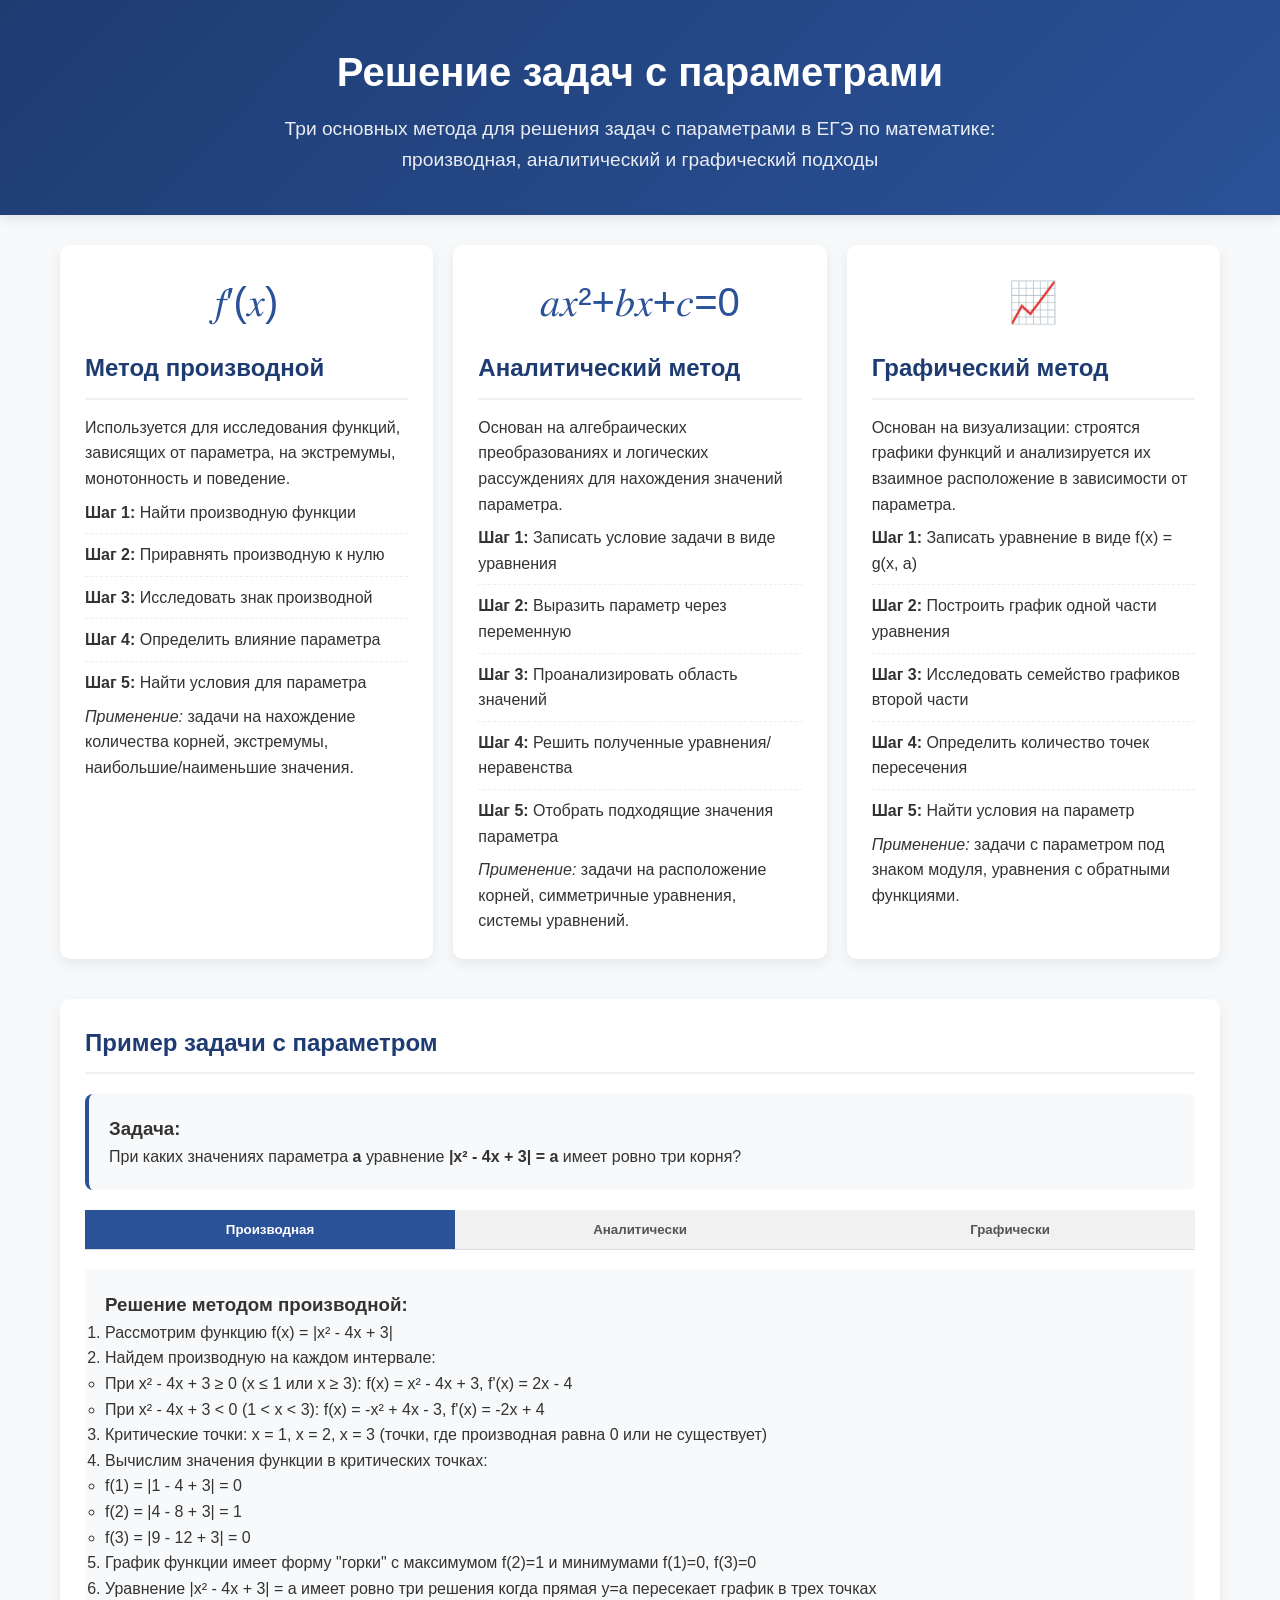
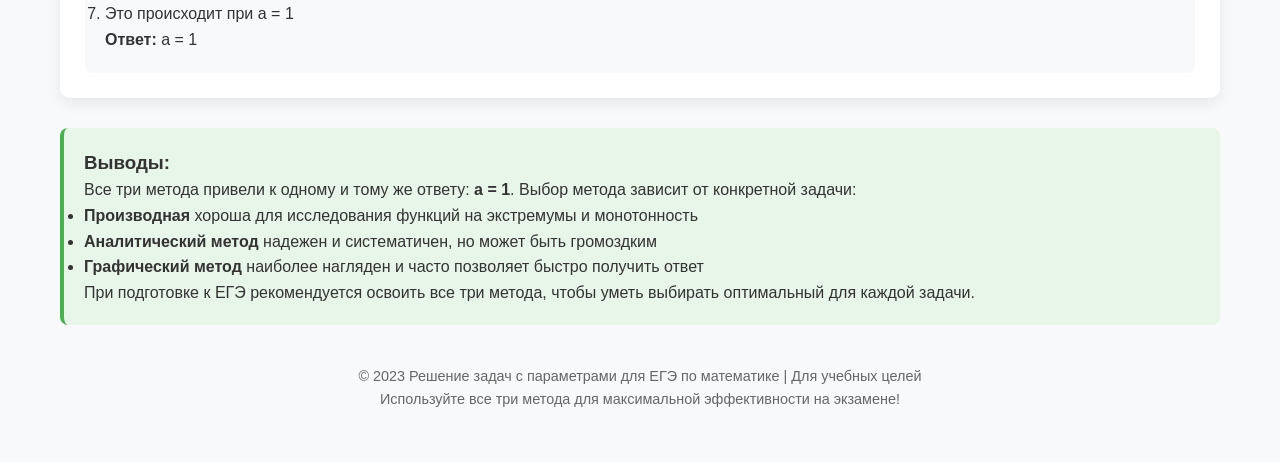
<file: три метода.html>
<!DOCTYPE html>
<html lang="ru">
<head>
    <meta charset="UTF-8">
    <meta name="viewport" content="width=device-width, initial-scale=1.0">
    <title>Решение задач с параметрами | Методы для ЕГЭ по математике</title>
    <style>
        * {
            box-sizing: border-box;
            margin: 0;
            padding: 0;
            font-family: 'Segoe UI', Tahoma, Geneva, Verdana, sans-serif;
        }
        
        body {
            background-color: #f8f9fa;
            color: #333;
            line-height: 1.6;
            padding-bottom: 50px;
        }
        
        .container {
            max-width: 1200px;
            margin: 0 auto;
            padding: 0 20px;
        }
        
        header {
            background: linear-gradient(135deg, #1e3c72 0%, #2a5298 100%);
            color: white;
            padding: 40px 0;
            text-align: center;
            margin-bottom: 30px;
            box-shadow: 0 4px 12px rgba(0, 0, 0, 0.1);
        }
        
        h1 {
            font-size: 2.5rem;
            margin-bottom: 10px;
        }
        
        .subtitle {
            font-size: 1.2rem;
            opacity: 0.9;
            max-width: 800px;
            margin: 0 auto;
        }
        
        .methods-container {
            display: flex;
            flex-wrap: wrap;
            gap: 20px;
            margin-bottom: 40px;
        }
        
        .method-card {
            flex: 1;
            min-width: 300px;
            background-color: white;
            border-radius: 10px;
            padding: 25px;
            box-shadow: 0 5px 15px rgba(0, 0, 0, 0.08);
            transition: transform 0.3s ease, box-shadow 0.3s ease;
        }
        
        .method-card:hover {
            transform: translateY(-5px);
            box-shadow: 0 10px 25px rgba(0, 0, 0, 0.15);
        }
        
        .method-card h2 {
            color: #1e3c72;
            margin-bottom: 15px;
            padding-bottom: 10px;
            border-bottom: 2px solid #f0f0f0;
        }
        
        .method-icon {
            font-size: 2.5rem;
            text-align: center;
            margin-bottom: 15px;
            color: #2a5298;
        }
        
        .method-steps {
            list-style-type: none;
            padding-left: 0;
        }
        
        .method-steps li {
            padding: 8px 0;
            border-bottom: 1px dashed #eee;
        }
        
        .method-steps li:last-child {
            border-bottom: none;
        }
        
        .example-section {
            background-color: white;
            border-radius: 10px;
            padding: 25px;
            margin-bottom: 30px;
            box-shadow: 0 5px 15px rgba(0, 0, 0, 0.08);
        }
        
        .example-section h2 {
            color: #1e3c72;
            margin-bottom: 20px;
            padding-bottom: 10px;
            border-bottom: 2px solid #f0f0f0;
        }
        
        .problem-statement {
            background-color: #f8f9fa;
            padding: 20px;
            border-radius: 8px;
            margin-bottom: 20px;
            border-left: 4px solid #2a5298;
        }
        
        .solution-tabs {
            display: flex;
            flex-wrap: wrap;
            margin-bottom: 20px;
            border-bottom: 1px solid #ddd;
        }
        
        .tab {
            padding: 12px 20px;
            background-color: #f1f1f1;
            border: none;
            cursor: pointer;
            flex: 1;
            text-align: center;
            font-weight: 600;
            color: #555;
            transition: all 0.3s;
            min-width: 180px;
        }
        
        .tab:hover {
            background-color: #e9e9e9;
        }
        
        .tab.active {
            background-color: #2a5298;
            color: white;
        }
        
        .tab-content {
            display: none;
            padding: 20px;
            background-color: #f8f9fa;
            border-radius: 0 0 8px 8px;
        }
        
        .tab-content.active {
            display: block;
            animation: fadeIn 0.5s;
        }
        
        @keyframes fadeIn {
            from { opacity: 0; }
            to { opacity: 1; }
        }
        
        .visualization {
            margin-top: 30px;
            padding: 20px;
            background-color: #f0f7ff;
            border-radius: 8px;
        }
        
        .graph-container {
            width: 100%;
            height: 300px;
            background-color: white;
            border: 1px solid #ddd;
            border-radius: 5px;
            position: relative;
            overflow: hidden;
            margin-top: 15px;
        }
        
        .axis {
            position: absolute;
            background-color: #333;
        }
        
        .x-axis {
            width: 100%;
            height: 2px;
            bottom: 50%;
            left: 0;
        }
        
        .y-axis {
            width: 2px;
            height: 100%;
            left: 50%;
            top: 0;
        }
        
        .function-graph {
            position: absolute;
            width: 100%;
            height: 100%;
        }
        
        .param-slider {
            width: 100%;
            margin: 15px 0;
        }
        
        .slider-container {
            display: flex;
            align-items: center;
            gap: 15px;
        }
        
        .slider-value {
            font-weight: bold;
            color: #2a5298;
            min-width: 40px;
        }
        
        .conclusion {
            background-color: #e8f5e9;
            padding: 20px;
            border-radius: 8px;
            margin-top: 30px;
            border-left: 4px solid #4caf50;
        }
        
        footer {
            text-align: center;
            margin-top: 40px;
            color: #666;
            font-size: 0.9rem;
        }
        
        @media (max-width: 768px) {
            .methods-container {
                flex-direction: column;
            }
            
            .method-card {
                min-width: 100%;
            }
            
            .tab {
                min-width: 100%;
            }
            
            h1 {
                font-size: 2rem;
            }
        }
    </style>
</head>
<body>
    <header>
        <div class="container">
            <h1>Решение задач с параметрами</h1>
            <p class="subtitle">Три основных метода для решения задач с параметрами в ЕГЭ по математике: производная, аналитический и графический подходы</p>
        </div>
    </header>
    
    <div class="container">
        <section class="methods-container">
            <div class="method-card">
                <div class="method-icon">𝑓′(𝑥)</div>
                <h2>Метод производной</h2>
                <p>Используется для исследования функций, зависящих от параметра, на экстремумы, монотонность и поведение.</p>
                <ul class="method-steps">
                    <li><strong>Шаг 1:</strong> Найти производную функции</li>
                    <li><strong>Шаг 2:</strong> Приравнять производную к нулю</li>
                    <li><strong>Шаг 3:</strong> Исследовать знак производной</li>
                    <li><strong>Шаг 4:</strong> Определить влияние параметра</li>
                    <li><strong>Шаг 5:</strong> Найти условия для параметра</li>
                </ul>
                <p><em>Применение:</em> задачи на нахождение количества корней, экстремумы, наибольшие/наименьшие значения.</p>
            </div>
            
            <div class="method-card">
                <div class="method-icon">𝑎𝑥²+𝑏𝑥+𝑐=0</div>
                <h2>Аналитический метод</h2>
                <p>Основан на алгебраических преобразованиях и логических рассуждениях для нахождения значений параметра.</p>
                <ul class="method-steps">
                    <li><strong>Шаг 1:</strong> Записать условие задачи в виде уравнения</li>
                    <li><strong>Шаг 2:</strong> Выразить параметр через переменную</li>
                    <li><strong>Шаг 3:</strong> Проанализировать область значений</li>
                    <li><strong>Шаг 4:</strong> Решить полученные уравнения/неравенства</li>
                    <li><strong>Шаг 5:</strong> Отобрать подходящие значения параметра</li>
                </ul>
                <p><em>Применение:</em> задачи на расположение корней, симметричные уравнения, системы уравнений.</p>
            </div>
            
            <div class="method-card">
                <div class="method-icon">📈</div>
                <h2>Графический метод</h2>
                <p>Основан на визуализации: строятся графики функций и анализируется их взаимное расположение в зависимости от параметра.</p>
                <ul class="method-steps">
                    <li><strong>Шаг 1:</strong> Записать уравнение в виде f(x) = g(x, a)</li>
                    <li><strong>Шаг 2:</strong> Построить график одной части уравнения</li>
                    <li><strong>Шаг 3:</strong> Исследовать семейство графиков второй части</li>
                    <li><strong>Шаг 4:</strong> Определить количество точек пересечения</li>
                    <li><strong>Шаг 5:</strong> Найти условия на параметр</li>
                </ul>
                <p><em>Применение:</em> задачи с параметром под знаком модуля, уравнения с обратными функциями.</p>
            </div>
        </section>
        
        <section class="example-section">
            <h2>Пример задачи с параметром</h2>
            
            <div class="problem-statement">
                <h3>Задача:</h3>
                <p>При каких значениях параметра <strong>a</strong> уравнение <strong>|x² - 4x + 3| = a</strong> имеет ровно три корня?</p>
            </div>
            
            <div class="solution-tabs">
                <button class="tab active" onclick="openTab(event, 'derivative-tab')">Производная</button>
                <button class="tab" onclick="openTab(event, 'analytic-tab')">Аналитически</button>
                <button class="tab" onclick="openTab(event, 'graphic-tab')">Графически</button>
            </div>
            
            <div id="derivative-tab" class="tab-content active">
                <h3>Решение методом производной:</h3>
                <ol>
                    <li>Рассмотрим функцию f(x) = |x² - 4x + 3|</li>
                    <li>Найдем производную на каждом интервале:
                        <ul>
                            <li>При x² - 4x + 3 ≥ 0 (x ≤ 1 или x ≥ 3): f(x) = x² - 4x + 3, f'(x) = 2x - 4</li>
                            <li>При x² - 4x + 3 < 0 (1 < x < 3): f(x) = -x² + 4x - 3, f'(x) = -2x + 4</li>
                        </ul>
                    </li>
                    <li>Критические точки: x = 1, x = 2, x = 3 (точки, где производная равна 0 или не существует)</li>
                    <li>Вычислим значения функции в критических точках:
                        <ul>
                            <li>f(1) = |1 - 4 + 3| = 0</li>
                            <li>f(2) = |4 - 8 + 3| = 1</li>
                            <li>f(3) = |9 - 12 + 3| = 0</li>
                        </ul>
                    </li>
                    <li>График функции имеет форму "горки" с максимумом f(2)=1 и минимумами f(1)=0, f(3)=0</li>
                    <li>Уравнение |x² - 4x + 3| = a имеет ровно три решения когда прямая y=a пересекает график в трех точках</li>
                    <li>Это происходит при a = 1</li>
                </ol>
                <p><strong>Ответ:</strong> a = 1</p>
            </div>
            
            <div id="analytic-tab" class="tab-content">
                <h3>Решение аналитическим методом:</h3>
                <ol>
                    <li>Исходное уравнение: |x² - 4x + 3| = a</li>
                    <li>Раскроем модуль:
                        <ul>
                            <li>Случай 1: x² - 4x + 3 = a, при условии x² - 4x + 3 ≥ 0</li>
                            <li>Случай 2: -x² + 4x - 3 = a, при условии x² - 4x + 3 < 0</li>
                        </ul>
                    </li>
                    <li>Рассмотрим каждый случай отдельно:
                        <ul>
                            <li>Для первого случая: x² - 4x + (3 - a) = 0</li>
                            <li>Дискриминант: D₁ = 16 - 4(3 - a) = 4 + 4a = 4(1 + a)</li>
                            <li>Для второго случая: x² - 4x + (3 + a) = 0</li>
                            <li>Дискриминант: D₂ = 16 - 4(3 + a) = 4 - 4a = 4(1 - a)</li>
                        </ul>
                    </li>
                    <li>Анализируем количество корней в зависимости от a:
                        <ul>
                            <li>При a < 0: решений нет, так как модуль не может быть отрицательным</li>
                            <li>При a = 0: уравнение x² - 4x + 3 = 0 имеет два корня: x=1 и x=3</li>
                            <li>При 0 < a < 1: уравнение имеет 4 корня (по два в каждом случае)</li>
                            <li>При a = 1: D₁ = 8 > 0 (два корня), D₂ = 0 (один корень) - всего 3 корня</li>
                            <li>При a > 1: D₁ > 0 (два корня), D₂ < 0 (нет корней) - всего 2 корня</li>
                        </ul>
                    </li>
                </ol>
                <p><strong>Ответ:</strong> a = 1</p>
            </div>
            
            <div id="graphic-tab" class="tab-content">
                <h3>Решение графическим методом:</h3>
                <ol>
                    <li>Построим график функции y = |x² - 4x + 3|</li>
                    <li>Для этого сначала построим параболу y = x² - 4x + 3 = (x-1)(x-3)</li>
                    <li>Отразим часть параболы, находящуюся ниже оси OX, симметрично относительно этой оси</li>
                    <li>Получим график в форме "горки" с вершинами в точках (1,0), (2,1), (3,0)</li>
                    <li>Уравнение |x² - 4x + 3| = a означает пересечение этого графика с горизонтальной прямой y = a</li>
                    <li>Количество корней уравнения равно количеству точек пересечения</li>
                    <li>Проанализируем:
                        <ul>
                            <li>При a < 0: нет пересечений (0 корней)</li>
                            <li>При a = 0: две точки пересечения (2 корня)</li>
                            <li>При 0 < a < 1: четыре точки пересечения (4 корня)</li>
                            <li>При a = 1: три точки пересечения (3 корня)</li>
                            <li>При a > 1: две точки пересечения (2 корня)</li>
                        </ul>
                    </li>
                </ol>
                <p><strong>Ответ:</strong> a = 1</p>
                
                <div class="visualization">
                    <h4>Графическая иллюстрация:</h4>
                    <p>Изменяйте параметр <strong>a</strong> и наблюдайте, как меняется количество точек пересечения (корней уравнения).</p>
                    
                    <div class="slider-container">
                        <span>a = </span>
                        <input type="range" min="0" max="2" step="0.1" value="1" class="param-slider" id="param-slider">
                        <span class="slider-value" id="slider-value">1.0</span>
                    </div>
                    
                    <div class="graph-container" id="graph-container">
                        <!-- График будет рисоваться с помощью JavaScript -->
                    </div>
                    <p id="roots-info">При a = 1 уравнение имеет 3 корня</p>
                </div>
            </div>
        </section>
        
        <div class="conclusion">
            <h3>Выводы:</h3>
            <p>Все три метода привели к одному и тому же ответу: <strong>a = 1</strong>. Выбор метода зависит от конкретной задачи:</p>
            <ul>
                <li><strong>Производная</strong> хороша для исследования функций на экстремумы и монотонность</li>
                <li><strong>Аналитический метод</strong> надежен и систематичен, но может быть громоздким</li>
                <li><strong>Графический метод</strong> наиболее нагляден и часто позволяет быстро получить ответ</li>
            </ul>
            <p>При подготовке к ЕГЭ рекомендуется освоить все три метода, чтобы уметь выбирать оптимальный для каждой задачи.</p>
        </div>
        
        <footer>
            <p>© 2023 Решение задач с параметрами для ЕГЭ по математике | Для учебных целей</p>
            <p>Используйте все три метода для максимальной эффективности на экзамене!</p>
        </footer>
    </div>

    <script>
        // Функция для переключения вкладок
        function openTab(evt, tabName) {
            // Скрыть все вкладки
            const tabcontents = document.getElementsByClassName("tab-content");
            for (let i = 0; i < tabcontents.length; i++) {
                tabcontents[i].classList.remove("active");
            }
            
            // Убрать активный класс со всех кнопок
            const tabs = document.getElementsByClassName("tab");
            for (let i = 0; i < tabs.length; i++) {
                tabs[i].classList.remove("active");
            }
            
            // Показать текущую вкладку и сделать кнопку активной
            document.getElementById(tabName).classList.add("active");
            evt.currentTarget.classList.add("active");
        }
        
        // Графическая визуализация
        function drawGraph(a) {
            const container = document.getElementById('graph-container');
            const width = container.clientWidth;
            const height = container.clientHeight;
            const centerX = width / 2;
            const centerY = height / 2;
            const scale = 40; // пикселей на единицу
            
            // Очищаем контейнер
            container.innerHTML = '';
            
            // Рисуем оси координат
            const xAxis = document.createElement('div');
            xAxis.className = 'axis x-axis';
            xAxis.style.bottom = centerY + 'px';
            container.appendChild(xAxis);
            
            const yAxis = document.createElement('div');
            yAxis.className = 'axis y-axis';
            yAxis.style.left = centerX + 'px';
            container.appendChild(yAxis);
            
            // Подписи осей
            const xLabel = document.createElement('div');
            xLabel.style.position = 'absolute';
            xLabel.style.bottom = '10px';
            xLabel.style.right = '10px';
            xLabel.textContent = 'x';
            container.appendChild(xLabel);
            
            const yLabel = document.createElement('div');
            yLabel.style.position = 'absolute';
            yLabel.style.top = '10px';
            yLabel.style.left = '10px';
            yLabel.textContent = 'y';
            container.appendChild(yLabel);
            
            // Рисуем график функции y = |x² - 4x + 3|
            const graph = document.createElement('div');
            graph.className = 'function-graph';
            
            // Создаем SVG для графика
            const svg = document.createElementNS('http://www.w3.org/2000/svg', 'svg');
            svg.setAttribute('width', '100%');
            svg.setAttribute('height', '100%');
            svg.style.position = 'absolute';
            svg.style.top = '0';
            svg.style.left = '0';
            
            let pathData = '';
            let prevX = 0, prevY = 0;
            let rootCount = 0;
            
            // Вычисляем точки графика
            for (let i = 0; i <= width; i++) {
                // Преобразуем координату пикселя в значение x
                const x = (i - centerX) / scale;
                const y = Math.abs(x*x - 4*x + 3);
                
                // Координаты на экране
                const screenX = i;
                const screenY = centerY - y * scale;
                
                // Формируем путь для SVG
                if (i === 0) {
                    pathData = `M ${screenX} ${screenY}`;
                } else {
                    pathData += ` L ${screenX} ${screenY}`;
                }
                
                // Проверяем пересечение с горизонтальной линией y = a
                // Используем предыдущую точку для определения пересечения
                if (i > 0) {
                    const prevXVal = (prevX - centerX) / scale;
                    const prevYVal = Math.abs(prevXVal*prevXVal - 4*prevXVal + 3);
                    
                    if ((prevYVal <= a && y >= a) || (prevYVal >= a && y <= a)) {
                        rootCount++;
                        
                        // Рисуем точку пересечения
                        const point = document.createElement('div');
                        point.style.position = 'absolute';
                        point.style.width = '8px';
                        point.style.height = '8px';
                        point.style.backgroundColor = '#e53935';
                        point.style.borderRadius = '50%';
                        point.style.left = (screenX - 4) + 'px';
                        point.style.top = (centerY - a * scale - 4) + 'px';
                        point.style.zIndex = '10';
                        container.appendChild(point);
                    }
                }
                
                prevX = screenX;
                prevY = screenY;
            }
            
            // Создаем путь графика
            const path = document.createElementNS('http://www.w3.org/2000/svg', 'path');
            path.setAttribute('d', pathData);
            path.setAttribute('stroke', '#2a5298');
            path.setAttribute('stroke-width', '2');
            path.setAttribute('fill', 'none');
            svg.appendChild(path);
            
            // Рисуем горизонтальную линию y = a
            const lineY = centerY - a * scale;
            if (lineY >= 0 && lineY <= height) {
                const line = document.createElementNS('http://www.w3.org/2000/svg', 'line');
                line.setAttribute('x1', '0');
                line.setAttribute('y1', lineY);
                line.setAttribute('x2', width);
                line.setAttribute('y2', lineY);
                line.setAttribute('stroke', '#e53935');
                line.setAttribute('stroke-width', '2');
                line.setAttribute('stroke-dasharray', '5,5');
                svg.appendChild(line);
                
                // Подпись линии
                const label = document.createElement('div');
                label.style.position = 'absolute';
                label.style.left = '10px';
                label.style.top = (lineY - 20) + 'px';
                label.style.color = '#e53935';
                label.style.fontWeight = 'bold';
                label.textContent = `y = ${a.toFixed(1)}`;
                container.appendChild(label);
            }
            
            container.appendChild(svg);
            
            // Обновляем информацию о количестве корней
            const rootsInfo = document.getElementById('roots-info');
            if (a < 0) {
                rootsInfo.textContent = `При a = ${a.toFixed(1)} уравнение не имеет корней (модуль не может быть отрицательным)`;
                rootsInfo.style.color = '#e53935';
            } else if (a === 0) {
                rootsInfo.textContent = `При a = ${a.toFixed(1)} уравнение имеет 2 корня`;
                rootsInfo.style.color = (a === 1) ? '#4caf50' : '#333';
            } else if (a < 1) {
                rootsInfo.textContent = `При a = ${a.toFixed(1)} уравнение имеет 4 корня`;
                rootsInfo.style.color = '#333';
            } else if (a === 1) {
                rootsInfo.textContent = `При a = ${a.toFixed(1)} уравнение имеет 3 корня`;
                rootsInfo.style.color = '#4caf50';
            } else {
                rootsInfo.textContent = `При a = ${a.toFixed(1)} уравнение имеет 2 корня`;
                rootsInfo.style.color = '#333';
            }
            
            return rootCount;
        }
        
        // Инициализация при загрузке страницы
        document.addEventListener('DOMContentLoaded', function() {
            const slider = document.getElementById('param-slider');
            const sliderValue = document.getElementById('slider-value');
            
            // Инициализируем график с начальным значением
            drawGraph(parseFloat(slider.value));
            
            // Обработчик изменения слайдера
            slider.addEventListener('input', function() {
                const value = parseFloat(this.value);
                sliderValue.textContent = value.toFixed(1);
                drawGraph(value);
            });
            
            // Перерисовываем график при изменении размера окна
            window.addEventListener('resize', function() {
                drawGraph(parseFloat(slider.value));
            });
        });
    </script>
</body>
</html>
</file>
<file: styles.css>
:root {
  --bg: #f4f1ea;
  --panel: rgba(255, 255, 255, 0.88);
  --panel-strong: #ffffff;
  --text: #1f2333;
  --muted: #6f7488;
  --line: rgba(31, 35, 51, 0.08);
  --accent: #bf5a36;
  --accent-soft: rgba(191, 90, 54, 0.12);
  --shadow: 0 20px 40px rgba(31, 35, 51, 0.08);
}

* {
  box-sizing: border-box;
}

html {
  scroll-behavior: smooth;
}

body {
  margin: 0;
  color: var(--text);
  font-family: "Segoe UI", Tahoma, sans-serif;
  background:
    radial-gradient(circle at top left, rgba(255, 255, 255, 0.85), transparent 30%),
    linear-gradient(140deg, #f7f4ee 0%, #f1efe8 48%, #ece8df 100%);
}

a {
  color: inherit;
  text-decoration: none;
}

.page {
  width: min(1240px, calc(100% - 28px));
  margin: 0 auto;
  padding: 18px 0 32px;
}

.topbar {
  position: sticky;
  top: 0;
  z-index: 20;
  display: grid;
  grid-template-columns: 160px minmax(0, 1fr);
  gap: 14px;
  padding: 14px;
  margin-bottom: 14px;
  background: rgba(244, 241, 234, 0.9);
  backdrop-filter: blur(18px);
}

.brand {
  display: flex;
  align-items: center;
  padding: 0 18px;
  min-height: 60px;
  border-radius: 18px;
  background: var(--panel);
  border: 1px solid var(--line);
  box-shadow: var(--shadow);
  font-size: 1.1rem;
  font-weight: 700;
}

.search input {
  width: 100%;
  min-height: 60px;
  padding: 0 20px;
  border: 1px solid var(--line);
  border-radius: 18px;
  background: var(--panel-strong);
  color: var(--text);
  font: inherit;
  outline: none;
  box-shadow: var(--shadow);
}

.search input::placeholder {
  color: var(--muted);
}

.search input:focus {
  border-color: rgba(191, 90, 54, 0.38);
  box-shadow: 0 0 0 4px rgba(191, 90, 54, 0.09);
}

.filters {
  display: flex;
  flex-wrap: wrap;
  gap: 10px;
  margin-bottom: 18px;
}

.chip {
  min-height: 42px;
  padding: 0 16px;
  border: 1px solid var(--line);
  border-radius: 999px;
  background: rgba(255, 255, 255, 0.7);
  color: var(--muted);
  font: inherit;
  font-weight: 600;
  cursor: pointer;
}

.chip.active {
  color: #fff;
  background: var(--accent);
  border-color: var(--accent);
}

.grid {
  display: grid;
  grid-template-columns: repeat(3, minmax(0, 1fr));
  gap: 16px;
}

.card {
  display: grid;
  gap: 14px;
  padding: 20px;
  border-radius: 24px;
  background: var(--panel);
  border: 1px solid rgba(255, 255, 255, 0.65);
  box-shadow: var(--shadow);
}

.card-head {
  display: grid;
  gap: 10px;
}

.badge {
  width: fit-content;
  padding: 6px 10px;
  border-radius: 999px;
  background: var(--accent-soft);
  color: var(--accent);
  font-size: 0.78rem;
  font-weight: 700;
  letter-spacing: 0.04em;
  text-transform: uppercase;
}

.card h2 {
  margin: 0;
  font-size: 1.25rem;
  line-height: 1.15;
}

.points {
  margin: 0;
  padding-left: 18px;
  color: var(--text);
  line-height: 1.55;
}

.points li + li {
  margin-top: 7px;
}

.formula {
  padding: 12px 14px;
  border-radius: 16px;
  background: rgba(255, 255, 255, 0.72);
  border: 1px dashed rgba(191, 90, 54, 0.22);
  color: var(--accent);
  font-weight: 600;
}

.files {
  display: flex;
  flex-wrap: wrap;
  gap: 10px;
}

.files a {
  display: inline-flex;
  align-items: center;
  min-height: 40px;
  padding: 0 14px;
  border-radius: 999px;
  background: #fff;
  border: 1px solid var(--line);
  color: var(--text);
  font-size: 0.95rem;
}

.files a:hover {
  border-color: rgba(191, 90, 54, 0.35);
  background: #fffaf8;
}

.empty {
  margin-top: 22px;
  padding: 26px;
  border-radius: 22px;
  background: rgba(255, 255, 255, 0.72);
  border: 1px solid var(--line);
  color: var(--muted);
  text-align: center;
}

.hidden {
  display: none;
}

@media (max-width: 980px) {
  .grid {
    grid-template-columns: repeat(2, minmax(0, 1fr));
  }
}

@media (max-width: 760px) {
  .page {
    width: min(100% - 18px, 1240px);
    padding-top: 10px;
  }

  .topbar {
    grid-template-columns: 1fr;
    padding: 10px 0 14px;
  }

  .brand,
  .search input {
    min-height: 56px;
  }

  .grid {
    grid-template-columns: 1fr;
  }
}
</file>
